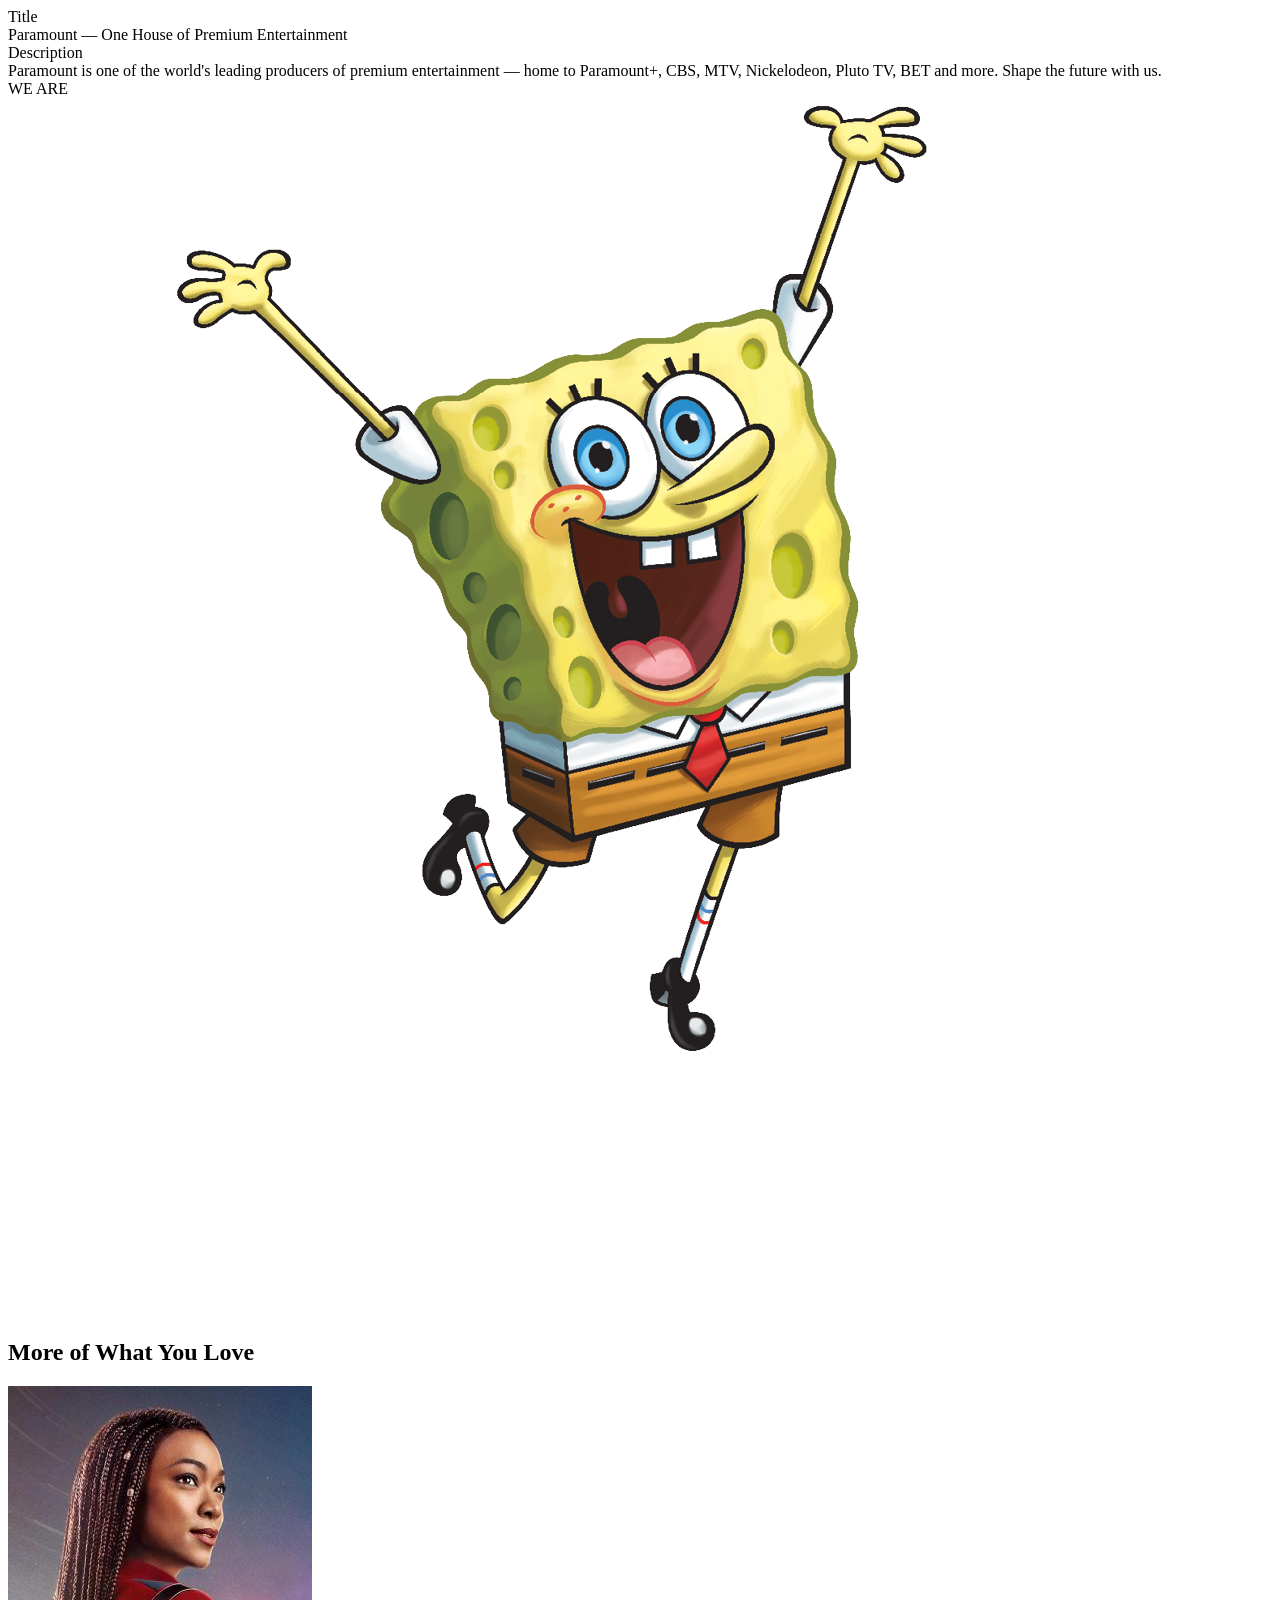
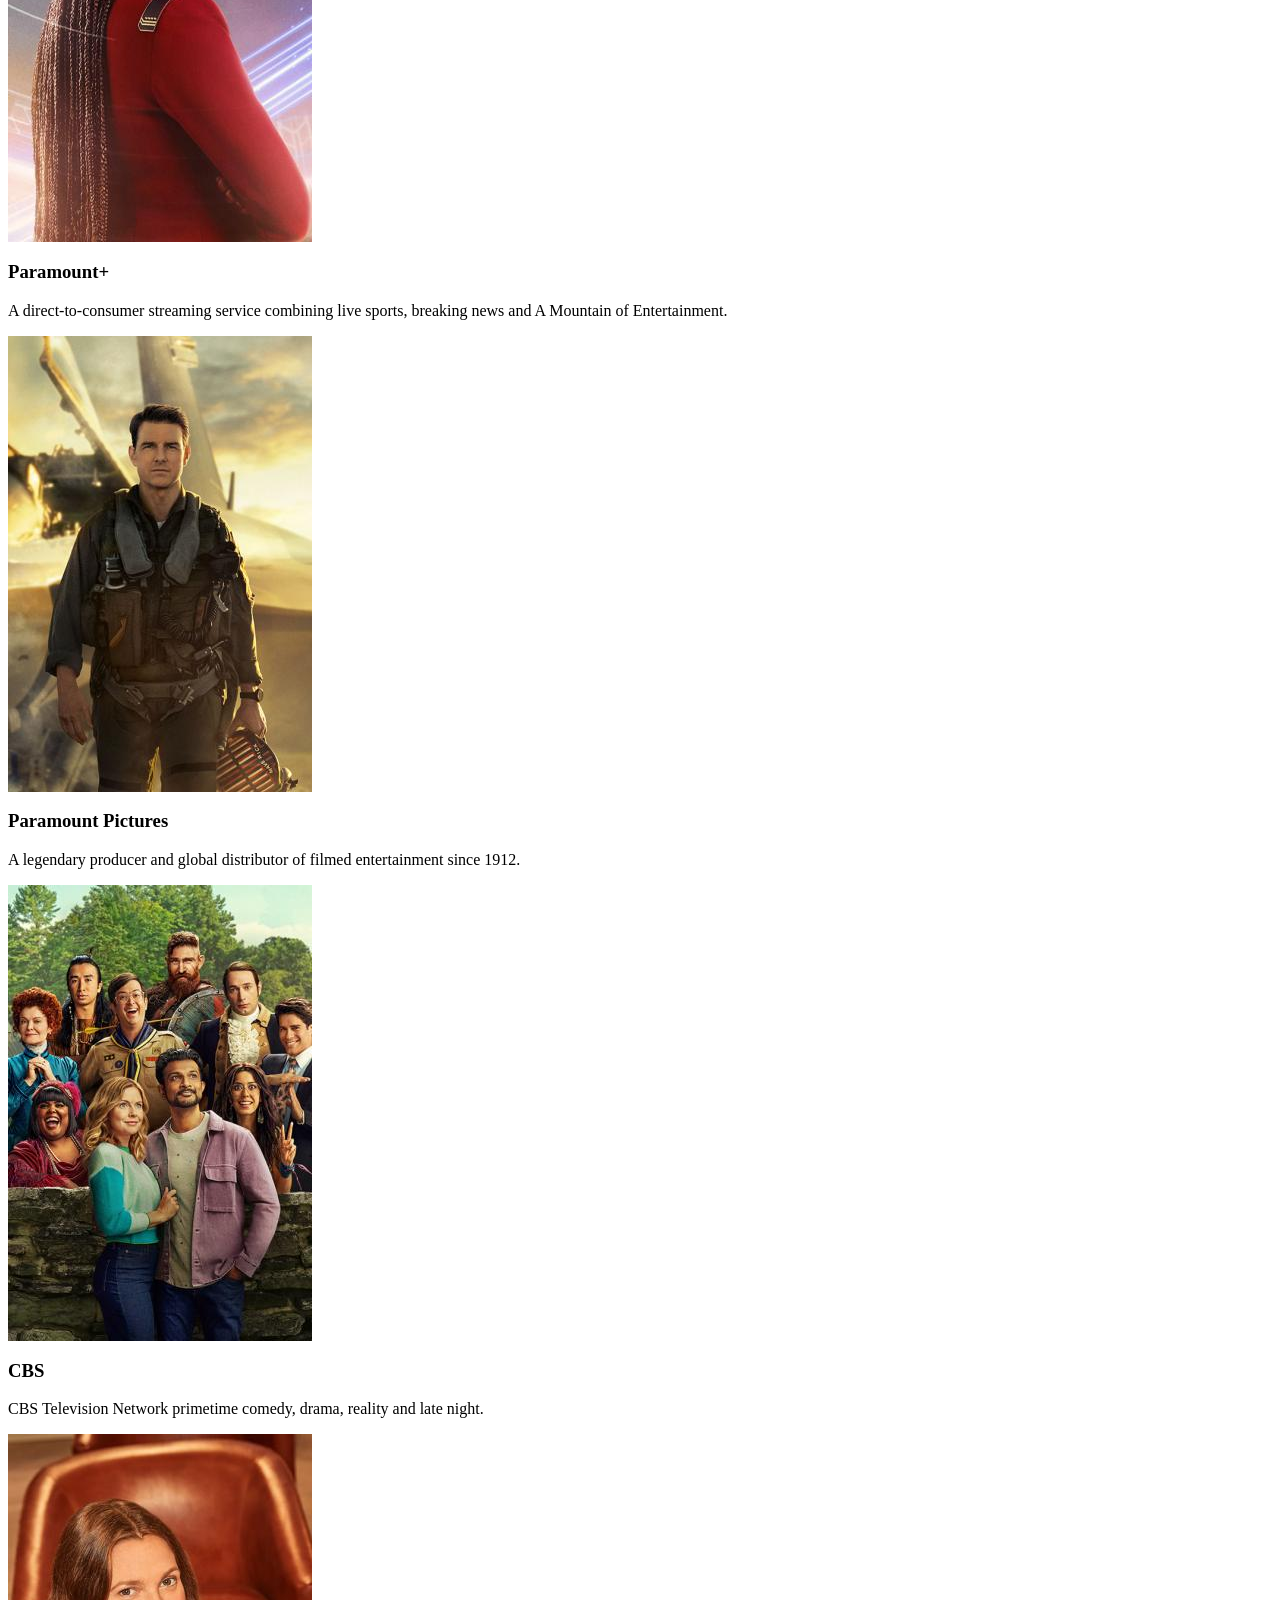
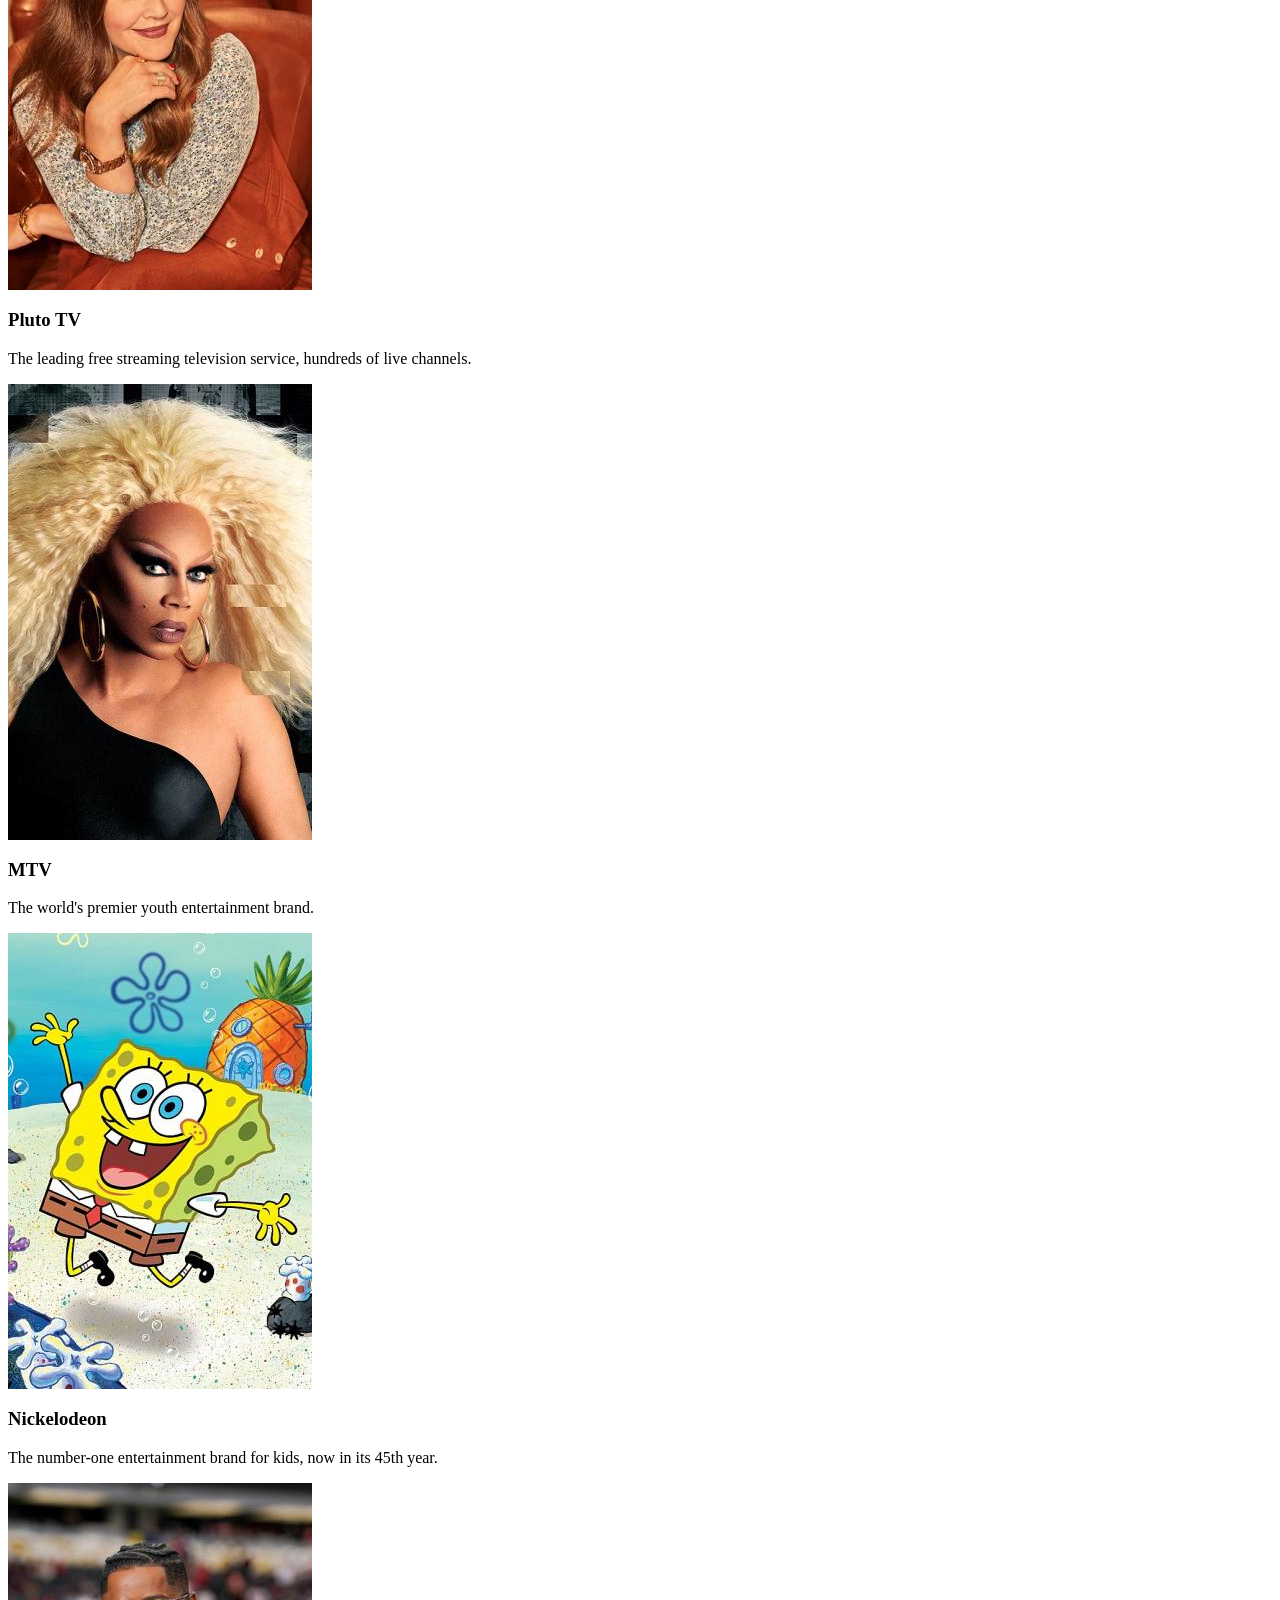
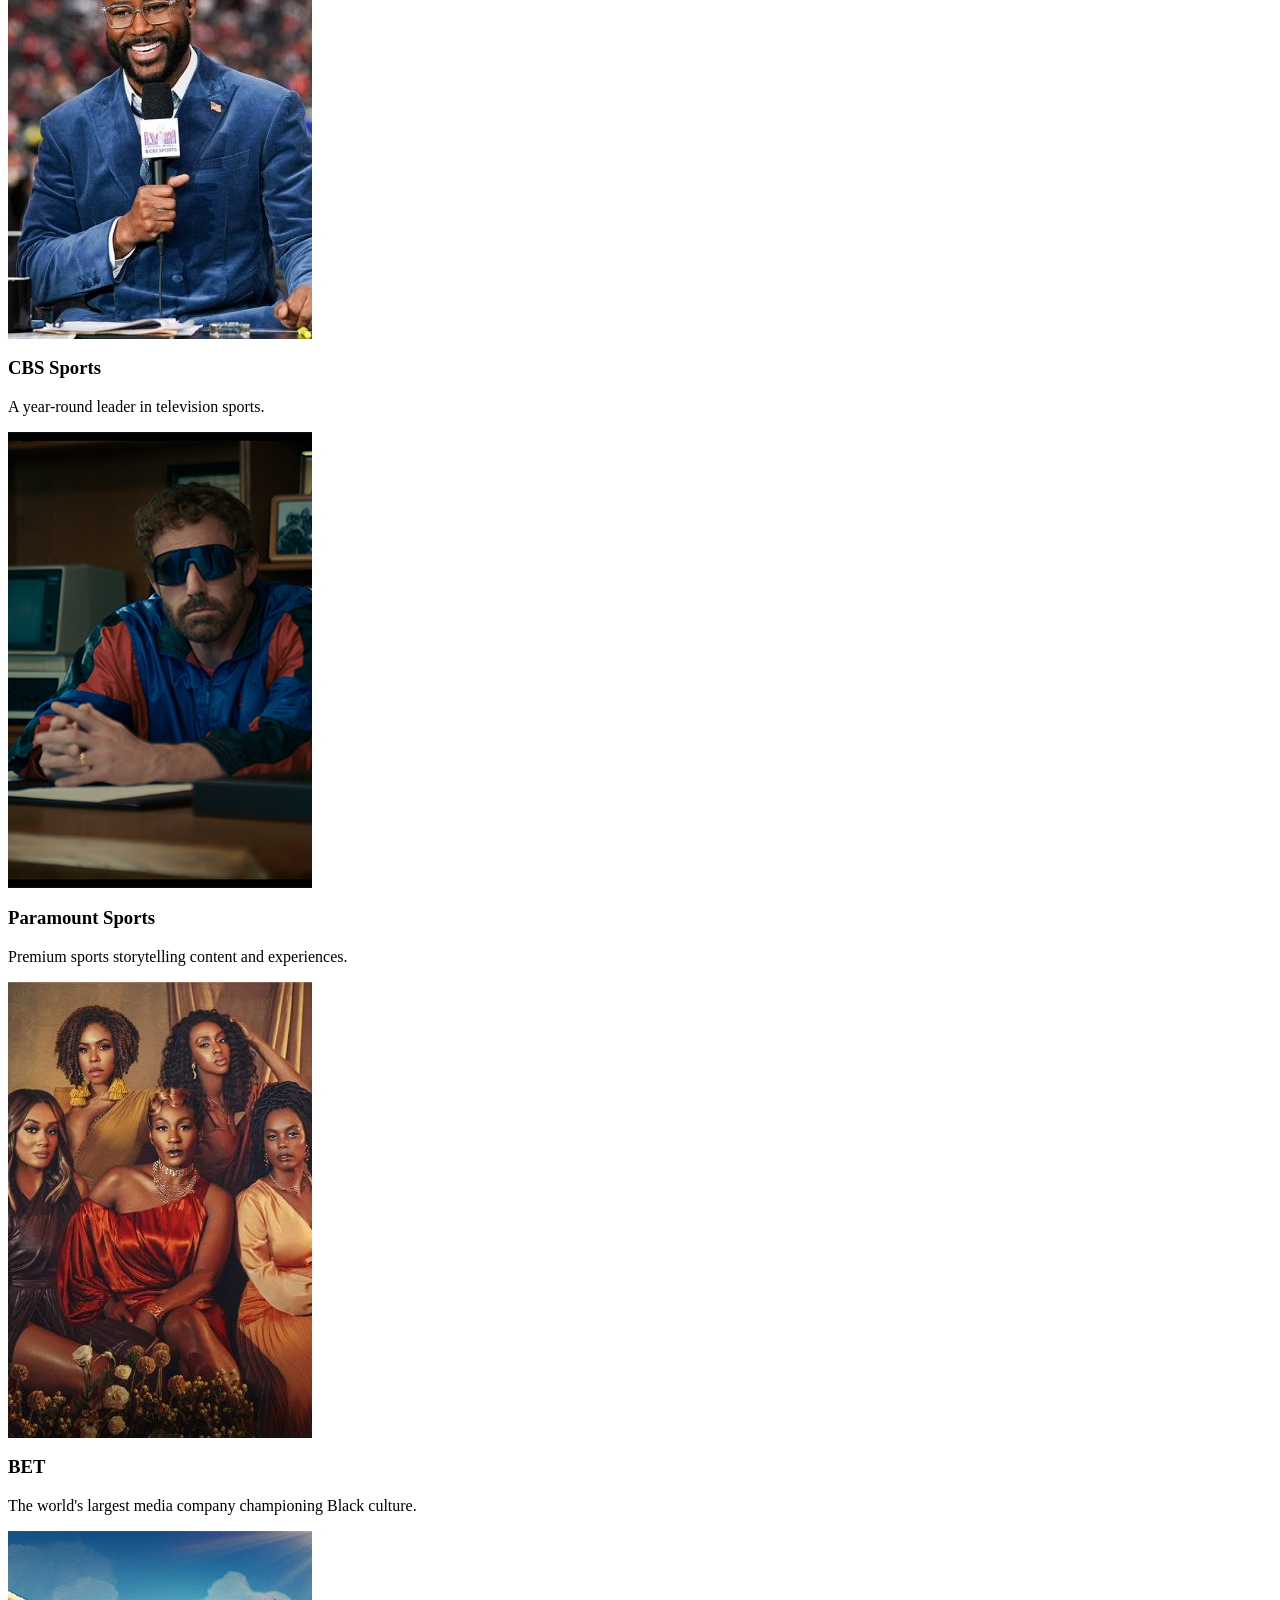
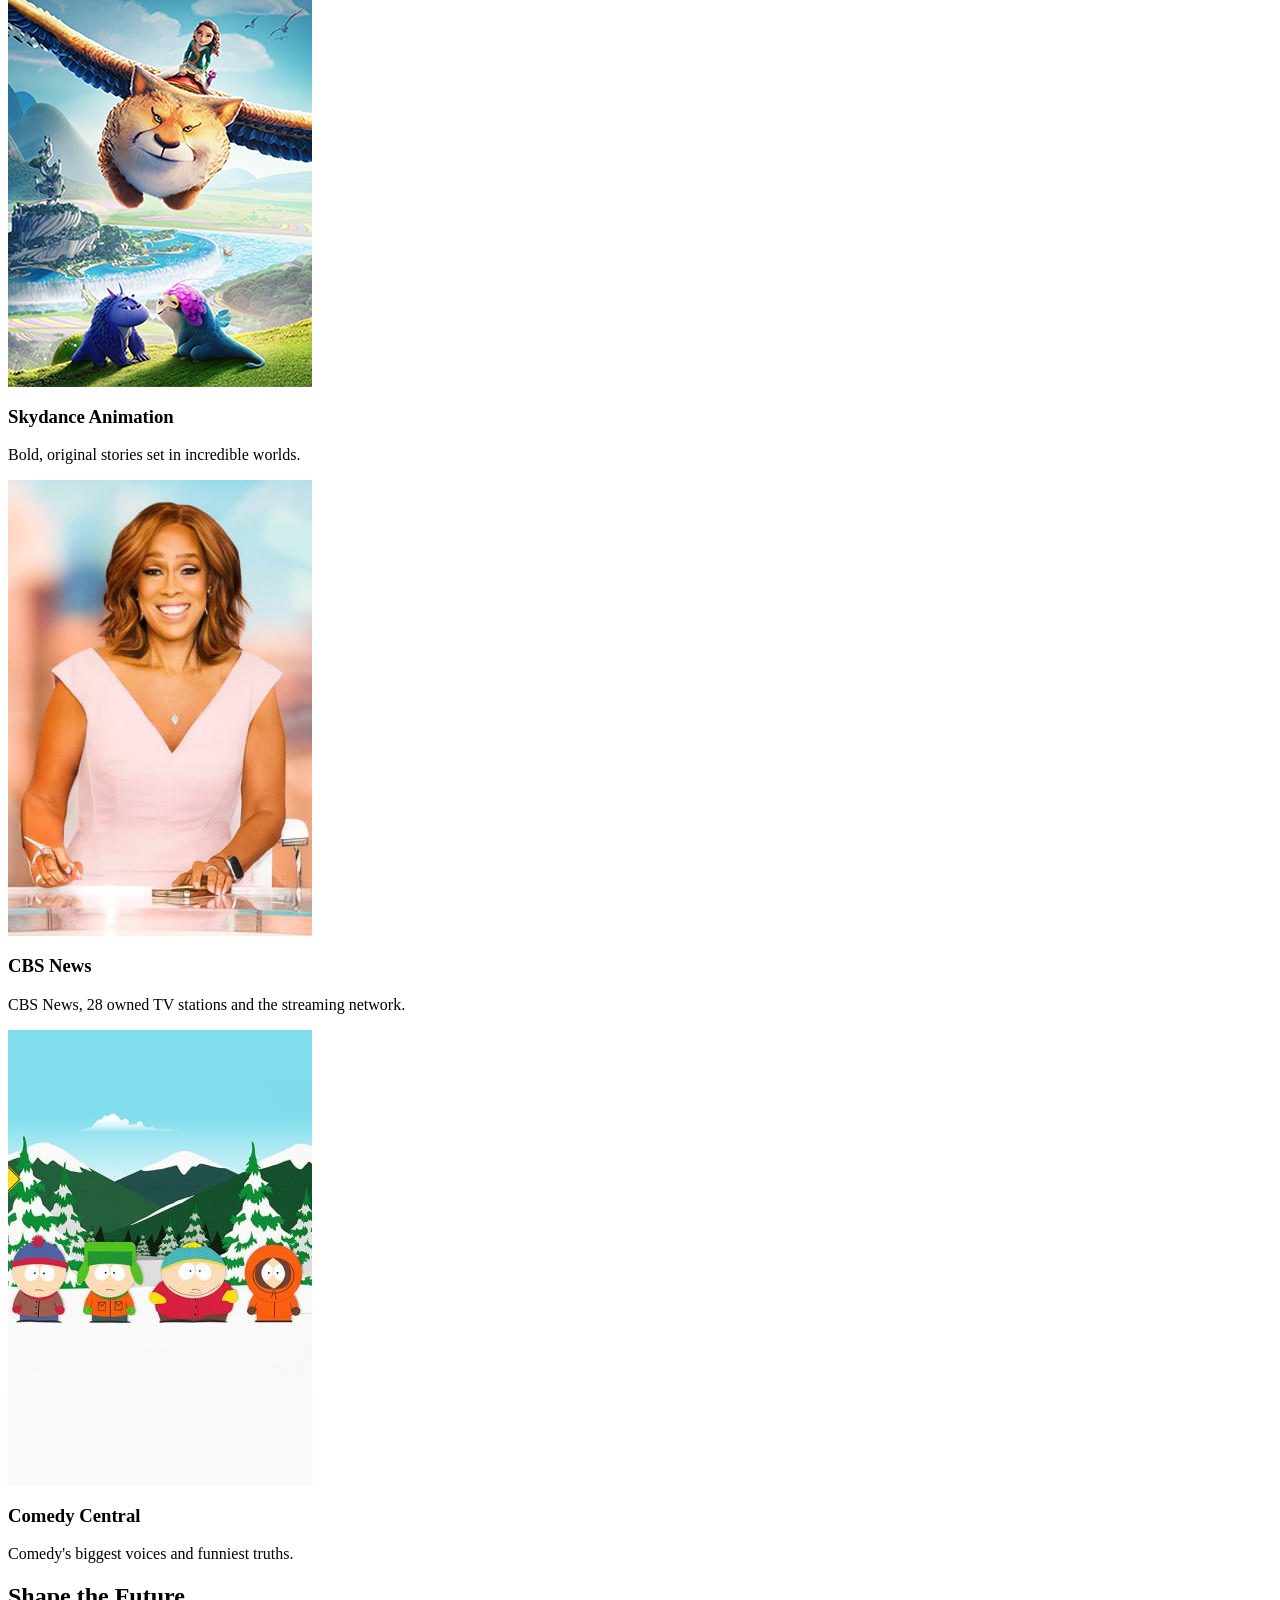
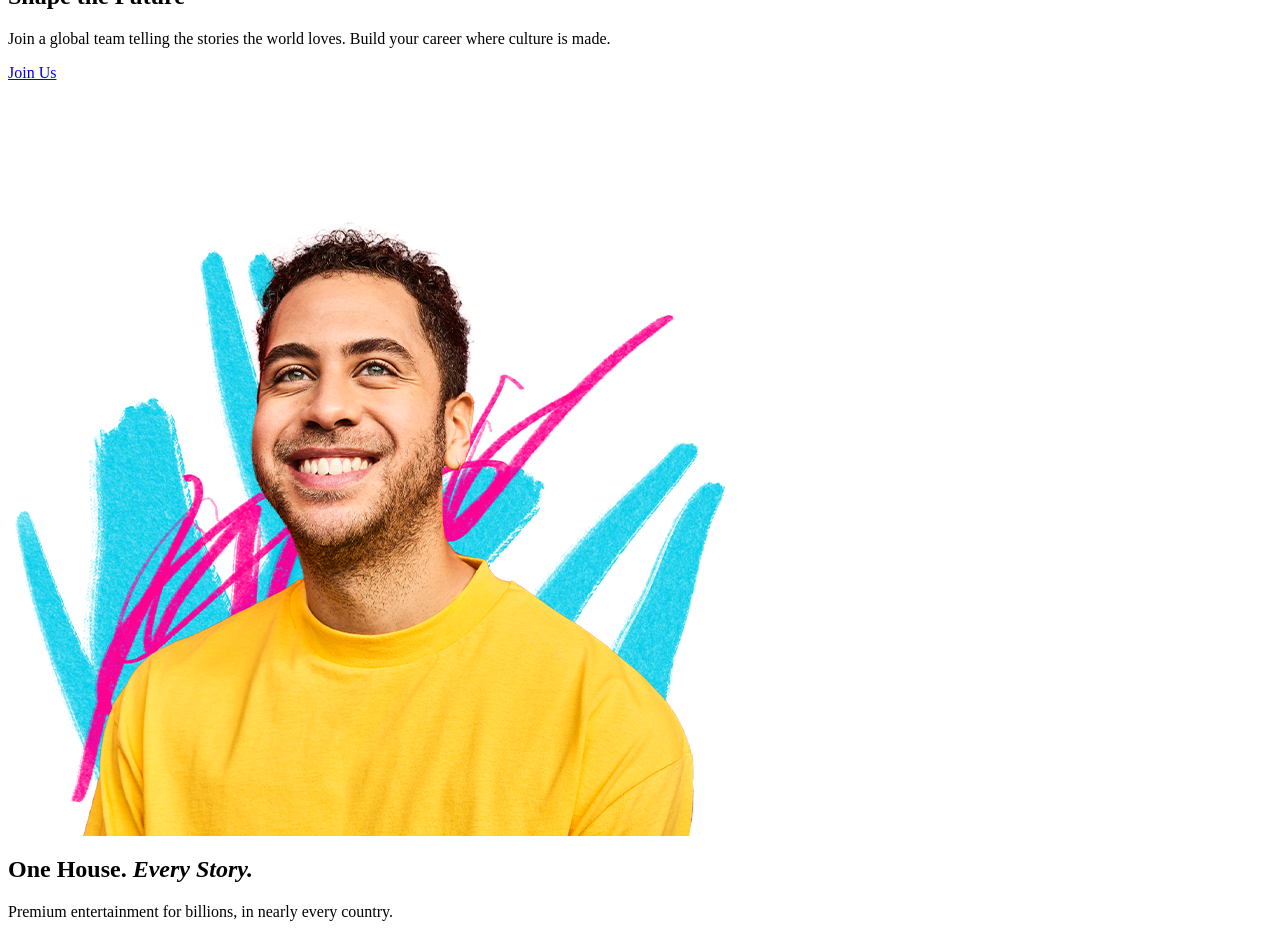
<file: stardust/deploy/index.html>
<body>
  <header></header>
  <main>
    <div>
      <div class="metadata">
        <div><div>Title</div><div>Paramount — One House of Premium Entertainment</div></div>
        <div><div>Description</div><div>Paramount is one of the world's leading producers of premium entertainment — home to Paramount+, CBS, MTV, Nickelodeon, Pluto TV, BET and more. Shape the future with us.</div></div>
      </div>
    </div>
    <div>
      <div class="hero">
        <div><div>WE ARE</div></div>
        <div><div><img src="/stardust/current/assets/media/homepage-header-ip-images-sbsp-1280x956-0ac135.png" alt="SpongeBob SquarePants"></div></div>
        <div><div><img src="/stardust/current/assets/media/wordmark-white-tech.svg" alt="Paramount, A Skydance Corporation"></div></div>
      </div>
    </div>
    <div>
      <h2>More of What You Love</h2>
      <div class="brands">
        <div><div><img src="/stardust/current/assets/media/startrek-discovery-767x767-a19454.jpg" alt="Paramount+"></div><div><h3>Paramount+</h3><p>A direct-to-consumer streaming service combining live sports, breaking news and A Mountain of Entertainment.</p></div></div>
        <div><div><img src="/stardust/current/assets/media/pp-brandimage-767x767-d4c7d2.jpg" alt="Paramount Pictures"></div><div><h3>Paramount Pictures</h3><p>A legendary producer and global distributor of filmed entertainment since 1912.</p></div></div>
        <div><div><img src="/stardust/current/assets/media/ghosts-767x767-1--b309b5.jpg" alt="CBS Entertainment"></div><div><h3>CBS</h3><p>CBS Television Network primetime comedy, drama, reality and late night.</p></div></div>
        <div><div><img src="/stardust/current/assets/media/pluto-brandimage-767x767-ef12b4.jpg" alt="Pluto TV"></div><div><h3>Pluto TV</h3><p>The leading free streaming television service, hundreds of live channels.</p></div></div>
        <div><div><img src="/stardust/current/assets/media/rupaul-767x767-82c5fa.jpg" alt="MTV"></div><div><h3>MTV</h3><p>The world's premier youth entertainment brand.</p></div></div>
        <div><div><img src="/stardust/current/assets/media/spongebob-brandfeature-304x456-237535.jpg" alt="Nickelodeon"></div><div><h3>Nickelodeon</h3><p>The number-one entertainment brand for kids, now in its 45th year.</p></div></div>
        <div><div><img src="/stardust/current/assets/media/nateburleson-767x767-e03e97.jpg" alt="CBS Sports"></div><div><h3>CBS Sports</h3><p>A year-round leader in television sports.</p></div></div>
        <div><div><img src="/stardust/current/assets/media/featured-image-09bff6.png" alt="Paramount Sports"></div><div><h3>Paramount Sports</h3><p>Premium sports storytelling content and experiences.</p></div></div>
        <div><div><img src="/stardust/current/assets/media/sistas-767x767-1--196161.jpg" alt="BET"></div><div><h3>BET</h3><p>The world's largest media company championing Black culture.</p></div></div>
        <div><div><img src="/stardust/current/assets/media/skydane-animation-2x3-0fd057.png" alt="Skydance Animation"></div><div><h3>Skydance Animation</h3><p>Bold, original stories set in incredible worlds.</p></div></div>
        <div><div><img src="/stardust/current/assets/media/cbsmornings-gayleking-767x767-cc9055.jpg" alt="CBS News"></div><div><h3>CBS News</h3><p>CBS News, 28 owned TV stations and the streaming network.</p></div></div>
        <div><div><img src="/stardust/current/assets/media/cc-brandimage-767x767-v2-7fc1f8.jpg" alt="Comedy Central"></div><div><h3>Comedy Central</h3><p>Comedy's biggest voices and funniest truths.</p></div></div>
      </div>
    </div>
    <div>
      <div class="careers">
        <div>
          <div><h2>Shape the Future</h2><p>Join a global team telling the stories the world loves. Build your career where culture is made.</p><p><a href="/careers">Join Us</a></p></div>
          <div><img src="/stardust/current/assets/media/career-person-01-720x738-55868c.png" alt="Life at Paramount"></div>
        </div>
      </div>
    </div>
    <div>
      <div class="relief">
        <div><div><h2>One House. <em>Every Story.</em></h2><p>Premium entertainment for billions, in nearly every country.</p></div></div>
      </div>
    </div>
  </main>
  <footer></footer>
</body>
</file>
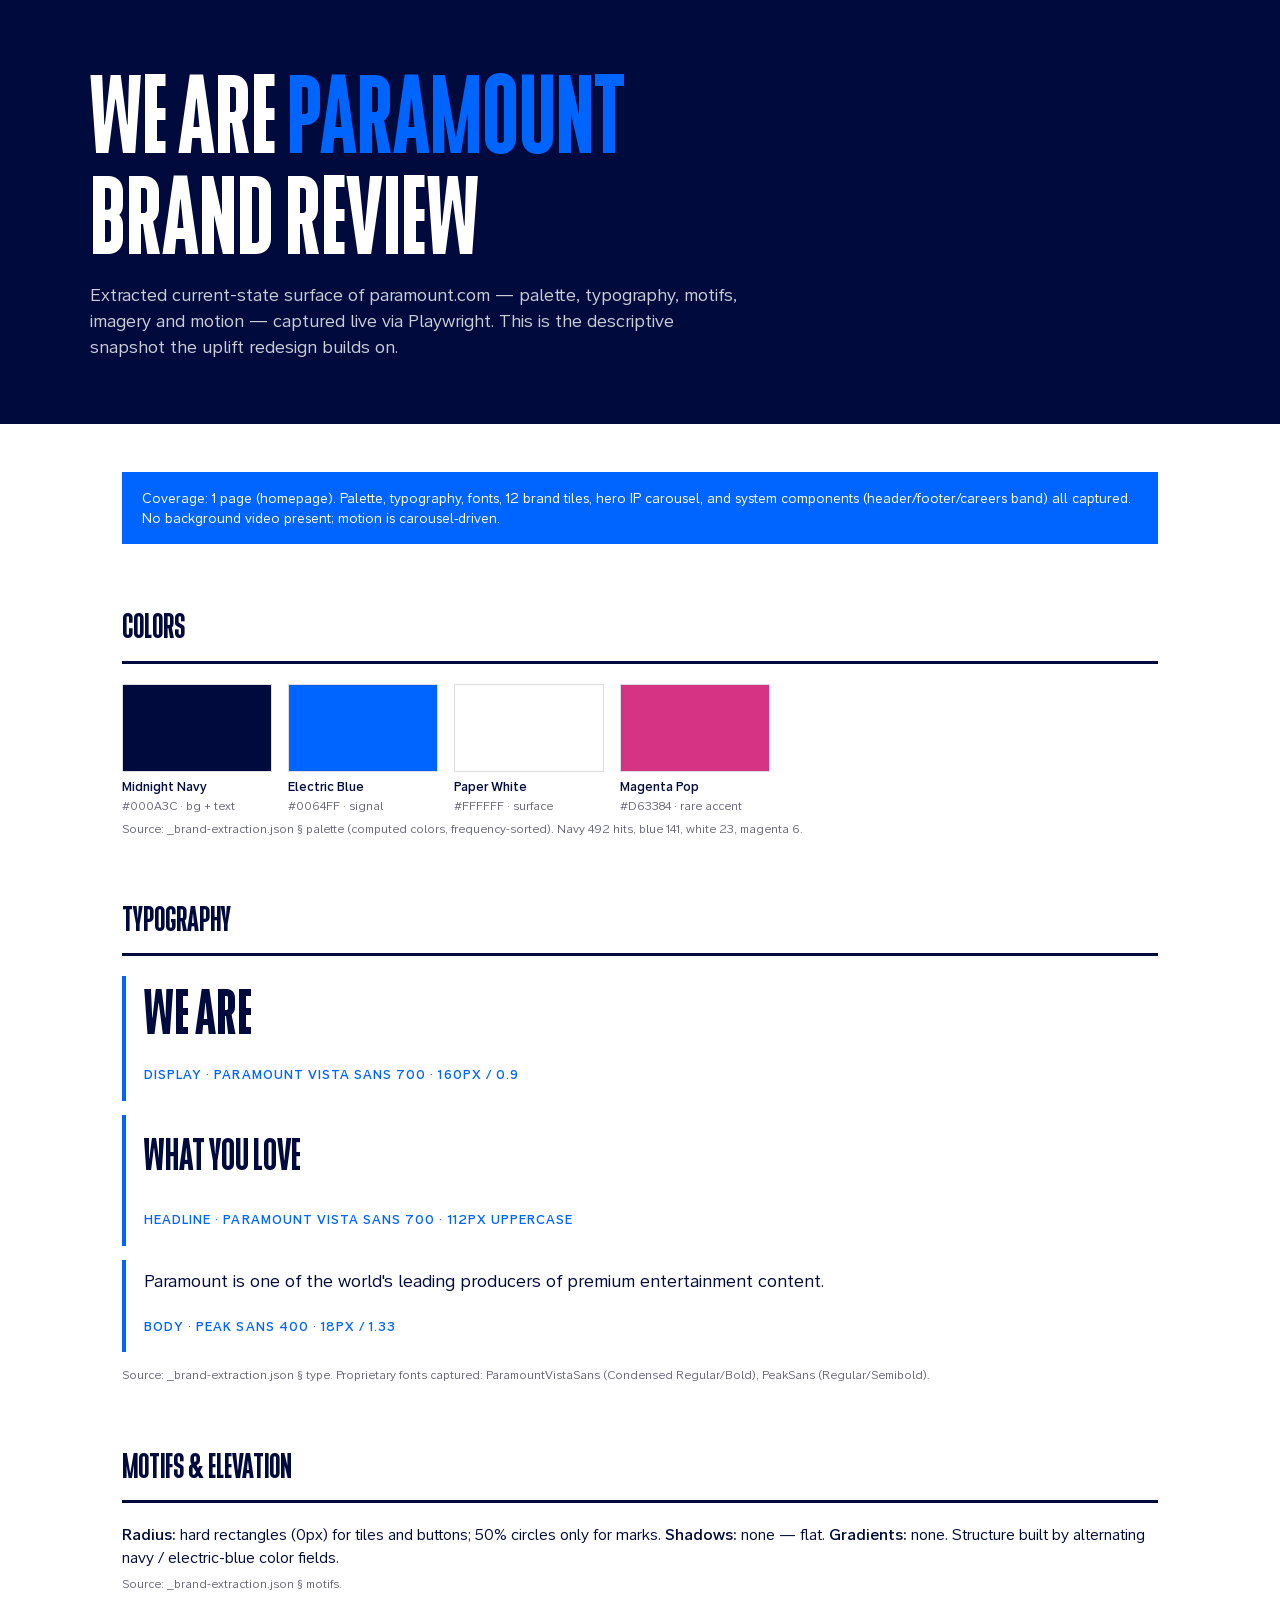
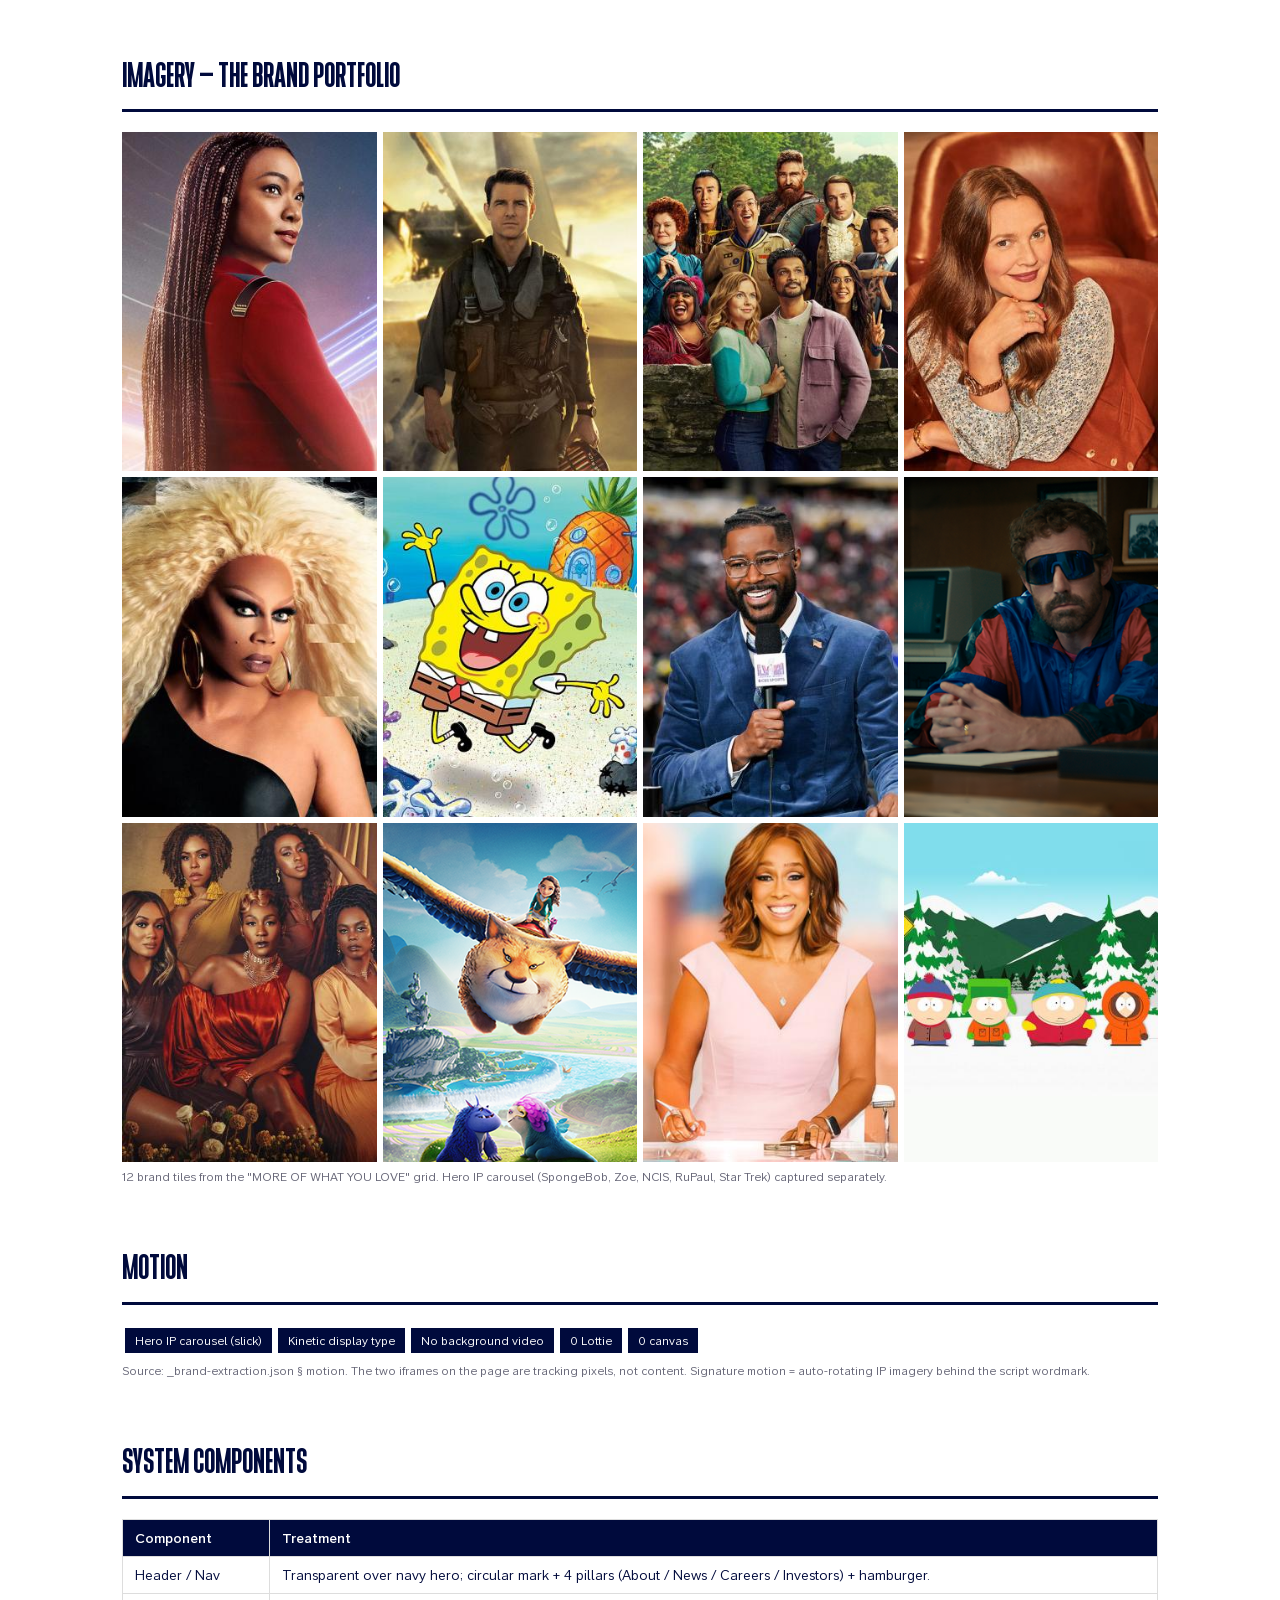
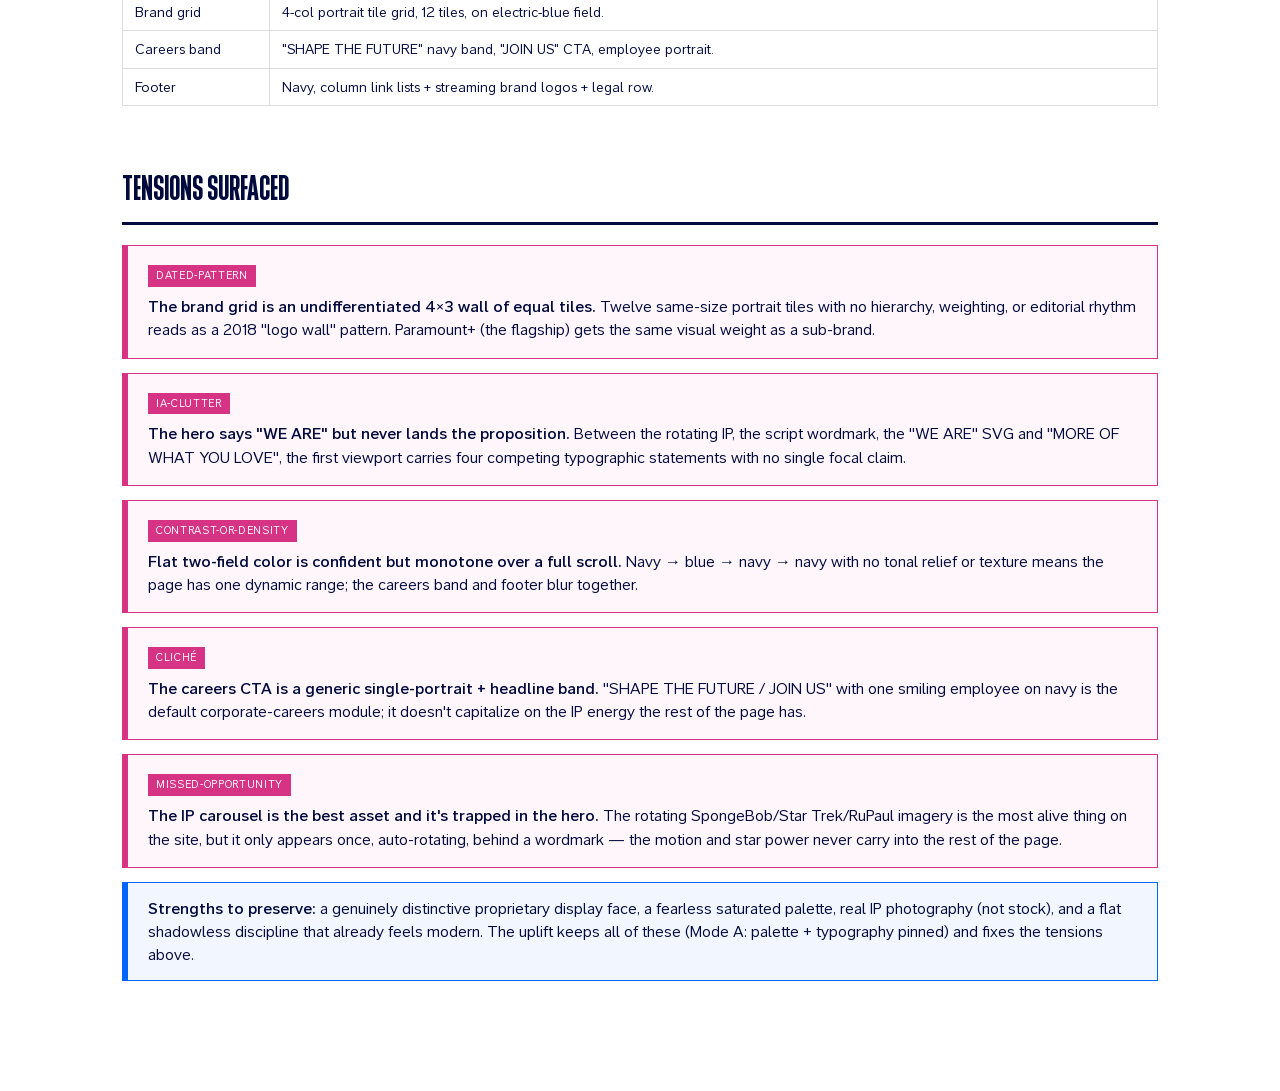
<file: stardust/current/brand-review.html>
<!doctype html>
<!--
  _provenance:
    writtenBy: stardust:extract (uplift Phase 1)
    writtenAt: 2026-06-29T14:55:00Z
    againstInput: https://www.paramount.com/
    readArtifacts:
      - stardust/current/_brand-extraction.json
      - stardust/current/pages/index.json
-->
<html lang="en">
<head>
<meta charset="utf-8">
<meta name="viewport" content="width=device-width, initial-scale=1">
<title>Brand Review — Paramount.com</title>
<style>
  @font-face { font-family:"Paramount Vista Sans"; src:url("assets/fonts/ParamountVistaSans-CondensedBold.woff2") format("woff2"); font-weight:700; font-display:swap; }
  @font-face { font-family:"Paramount Vista Sans"; src:url("assets/fonts/ParamountVistaSans-CondensedRegular.woff2") format("woff2"); font-weight:400; font-display:swap; }
  @font-face { font-family:"Peak Sans"; src:url("assets/fonts/PeakSans-Regular.woff2") format("woff2"); font-weight:400; font-display:swap; }
  @font-face { font-family:"Peak Sans"; src:url("assets/fonts/PeakSans-Semibold.woff2") format("woff2"); font-weight:600; font-display:swap; }
  :root{ --navy:#000A3C; --blue:#0064FF; --white:#FFFFFF; --magenta:#D63384; }
  *{ box-sizing:border-box; margin:0; padding:0; }
  body{ font-family:"Peak Sans",Helvetica,Arial,sans-serif; color:var(--navy); background:var(--white); line-height:1.45; }
  .wrap{ max-width:1100px; margin:0 auto; padding:48px 32px 96px; }
  header.hero{ background:var(--navy); color:var(--white); padding:64px 32px; }
  header.hero .inner{ max-width:1100px; margin:0 auto; }
  h1{ font-family:"Paramount Vista Sans",sans-serif; font-weight:700; font-size:clamp(48px,9vw,112px); line-height:0.9; text-transform:uppercase; }
  h1 .blue{ color:var(--blue); }
  .sub{ font-size:18px; opacity:.8; margin-top:16px; max-width:60ch; }
  h2{ font-family:"Paramount Vista Sans",sans-serif; font-weight:700; font-size:36px; text-transform:uppercase; margin:56px 0 20px; border-bottom:3px solid var(--navy); padding-bottom:8px; }
  h3{ font-size:13px; letter-spacing:.08em; text-transform:uppercase; color:var(--blue); margin:24px 0 8px; }
  .cite{ font-size:12px; color:#667; margin-top:6px; }
  .swatches{ display:flex; flex-wrap:wrap; gap:16px; }
  .sw{ width:150px; }
  .sw .chip{ height:88px; border-radius:0; border:1px solid #ddd; }
  .sw .lbl{ font-size:13px; margin-top:6px; font-weight:600; }
  .sw .val{ font-size:12px; color:#667; }
  .typerow{ border-left:4px solid var(--blue); padding:8px 0 8px 18px; margin:14px 0; }
  .typerow .demo{ font-family:"Paramount Vista Sans",sans-serif; color:var(--navy); }
  .grid{ display:grid; grid-template-columns:repeat(4,1fr); gap:6px; }
  .grid img{ width:100%; aspect-ratio:3/4; object-fit:cover; display:block; }
  .tile-cap{ font-size:11px; color:#667; }
  .tension{ background:#fff6fb; border:1px solid var(--magenta); border-left:6px solid var(--magenta); padding:16px 20px; margin:14px 0; }
  .tension .tag{ display:inline-block; background:var(--magenta); color:#fff; font-size:11px; letter-spacing:.06em; text-transform:uppercase; padding:3px 8px; margin-bottom:8px; }
  .ok{ background:#f2f7ff; border:1px solid var(--blue); border-left:6px solid var(--blue); padding:14px 20px; margin:14px 0; }
  table{ border-collapse:collapse; width:100%; font-size:14px; }
  td,th{ border:1px solid #ddd; padding:8px 12px; text-align:left; }
  th{ background:var(--navy); color:#fff; font-weight:600; }
  .coverage{ background:var(--blue); color:#fff; padding:16px 20px; font-size:14px; }
  .motion-list span{ display:inline-block; background:var(--navy); color:#fff; padding:4px 10px; margin:3px; font-size:12px; }
</style>
</head>
<body>
<header class="hero">
  <div class="inner">
    <h1>WE ARE <span class="blue">Paramount</span><br>BRAND REVIEW</h1>
    <p class="sub">Extracted current-state surface of paramount.com — palette, typography, motifs, imagery and motion — captured live via Playwright. This is the descriptive snapshot the uplift redesign builds on.</p>
  </div>
</header>
<div class="wrap">

  <div class="coverage">Coverage: 1 page (homepage). Palette, typography, fonts, 12 brand tiles, hero IP carousel, and system components (header/footer/careers band) all captured. No background video present; motion is carousel-driven.</div>

  <h2>Colors</h2>
  <div class="swatches">
    <div class="sw"><div class="chip" style="background:#000A3C"></div><div class="lbl">Midnight Navy</div><div class="val">#000A3C · bg + text</div></div>
    <div class="sw"><div class="chip" style="background:#0064FF"></div><div class="lbl">Electric Blue</div><div class="val">#0064FF · signal</div></div>
    <div class="sw"><div class="chip" style="background:#FFFFFF"></div><div class="lbl">Paper White</div><div class="val">#FFFFFF · surface</div></div>
    <div class="sw"><div class="chip" style="background:#D63384"></div><div class="lbl">Magenta Pop</div><div class="val">#D63384 · rare accent</div></div>
  </div>
  <p class="cite">Source: _brand-extraction.json § palette (computed colors, frequency-sorted). Navy 492 hits, blue 141, white 23, magenta 6.</p>

  <h2>Typography</h2>
  <div class="typerow"><div class="demo" style="font-size:64px;font-weight:700;line-height:0.9;text-transform:uppercase">WE ARE</div><h3>Display · Paramount Vista Sans 700 · 160px / 0.9</h3></div>
  <div class="typerow"><div class="demo" style="font-size:44px;font-weight:700;text-transform:uppercase">WHAT YOU LOVE</div><h3>Headline · Paramount Vista Sans 700 · 112px uppercase</h3></div>
  <div class="typerow"><div style="font-family:'Peak Sans';font-size:18px">Paramount is one of the world's leading producers of premium entertainment content.</div><h3>Body · Peak Sans 400 · 18px / 1.33</h3></div>
  <p class="cite">Source: _brand-extraction.json § type. Proprietary fonts captured: ParamountVistaSans (Condensed Regular/Bold), PeakSans (Regular/Semibold).</p>

  <h2>Motifs & Elevation</h2>
  <p><strong>Radius:</strong> hard rectangles (0px) for tiles and buttons; 50% circles only for marks. <strong>Shadows:</strong> none — flat. <strong>Gradients:</strong> none. Structure built by alternating navy / electric-blue color fields.</p>
  <p class="cite">Source: _brand-extraction.json § motifs.</p>

  <h2>Imagery — the brand portfolio</h2>
  <div class="grid">
    <img src="assets/media/startrek-discovery-767x767-a19454.jpg" alt="Paramount+">
    <img src="assets/media/pp-brandimage-767x767-d4c7d2.jpg" alt="Paramount Pictures">
    <img src="assets/media/ghosts-767x767-1--b309b5.jpg" alt="CBS Entertainment">
    <img src="assets/media/pluto-brandimage-767x767-ef12b4.jpg" alt="Pluto TV">
    <img src="assets/media/rupaul-767x767-82c5fa.jpg" alt="MTV">
    <img src="assets/media/spongebob-brandfeature-304x456-237535.jpg" alt="Nickelodeon">
    <img src="assets/media/nateburleson-767x767-e03e97.jpg" alt="CBS Sports">
    <img src="assets/media/featured-image-09bff6.png" alt="Paramount Sports">
    <img src="assets/media/sistas-767x767-1--196161.jpg" alt="BET">
    <img src="assets/media/skydane-animation-2x3-0fd057.png" alt="Skydance Animation">
    <img src="assets/media/cbsmornings-gayleking-767x767-cc9055.jpg" alt="CBS News">
    <img src="assets/media/cc-brandimage-767x767-v2-7fc1f8.jpg" alt="Comedy Central">
  </div>
  <p class="cite">12 brand tiles from the "MORE OF WHAT YOU LOVE" grid. Hero IP carousel (SpongeBob, Zoe, NCIS, RuPaul, Star Trek) captured separately.</p>

  <h2>Motion</h2>
  <div class="motion-list">
    <span>Hero IP carousel (slick)</span><span>Kinetic display type</span><span>No background video</span><span>0 Lottie</span><span>0 canvas</span>
  </div>
  <p class="cite">Source: _brand-extraction.json § motion. The two iframes on the page are tracking pixels, not content. Signature motion = auto-rotating IP imagery behind the script wordmark.</p>

  <h2>System Components</h2>
  <table>
    <tr><th>Component</th><th>Treatment</th></tr>
    <tr><td>Header / Nav</td><td>Transparent over navy hero; circular mark + 4 pillars (About / News / Careers / Investors) + hamburger.</td></tr>
    <tr><td>Brand grid</td><td>4-col portrait tile grid, 12 tiles, on electric-blue field.</td></tr>
    <tr><td>Careers band</td><td>"SHAPE THE FUTURE" navy band, "JOIN US" CTA, employee portrait.</td></tr>
    <tr><td>Footer</td><td>Navy, column link lists + streaming brand logos + legal row.</td></tr>
  </table>

  <h2>Tensions surfaced</h2>

  <div class="tension"><span class="tag">dated-pattern</span><br>
  <strong>The brand grid is an undifferentiated 4×3 wall of equal tiles.</strong> Twelve same-size portrait tiles with no hierarchy, weighting, or editorial rhythm reads as a 2018 "logo wall" pattern. Paramount+ (the flagship) gets the same visual weight as a sub-brand.</div>

  <div class="tension"><span class="tag">ia-clutter</span><br>
  <strong>The hero says "WE ARE" but never lands the proposition.</strong> Between the rotating IP, the script wordmark, the "WE ARE" SVG and "MORE OF WHAT YOU LOVE", the first viewport carries four competing typographic statements with no single focal claim.</div>

  <div class="tension"><span class="tag">contrast-or-density</span><br>
  <strong>Flat two-field color is confident but monotone over a full scroll.</strong> Navy → blue → navy → navy with no tonal relief or texture means the page has one dynamic range; the careers band and footer blur together.</div>

  <div class="tension"><span class="tag">cliché</span><br>
  <strong>The careers CTA is a generic single-portrait + headline band.</strong> "SHAPE THE FUTURE / JOIN US" with one smiling employee on navy is the default corporate-careers module; it doesn't capitalize on the IP energy the rest of the page has.</div>

  <div class="tension"><span class="tag">missed-opportunity</span><br>
  <strong>The IP carousel is the best asset and it's trapped in the hero.</strong> The rotating SpongeBob/Star Trek/RuPaul imagery is the most alive thing on the site, but it only appears once, auto-rotating, behind a wordmark — the motion and star power never carry into the rest of the page.</div>

  <div class="ok"><strong>Strengths to preserve:</strong> a genuinely distinctive proprietary display face, a fearless saturated palette, real IP photography (not stock), and a flat shadowless discipline that already feels modern. The uplift keeps all of these (Mode A: palette + typography pinned) and fixes the tensions above.</div>

</div>
</body>
</html>
</file>
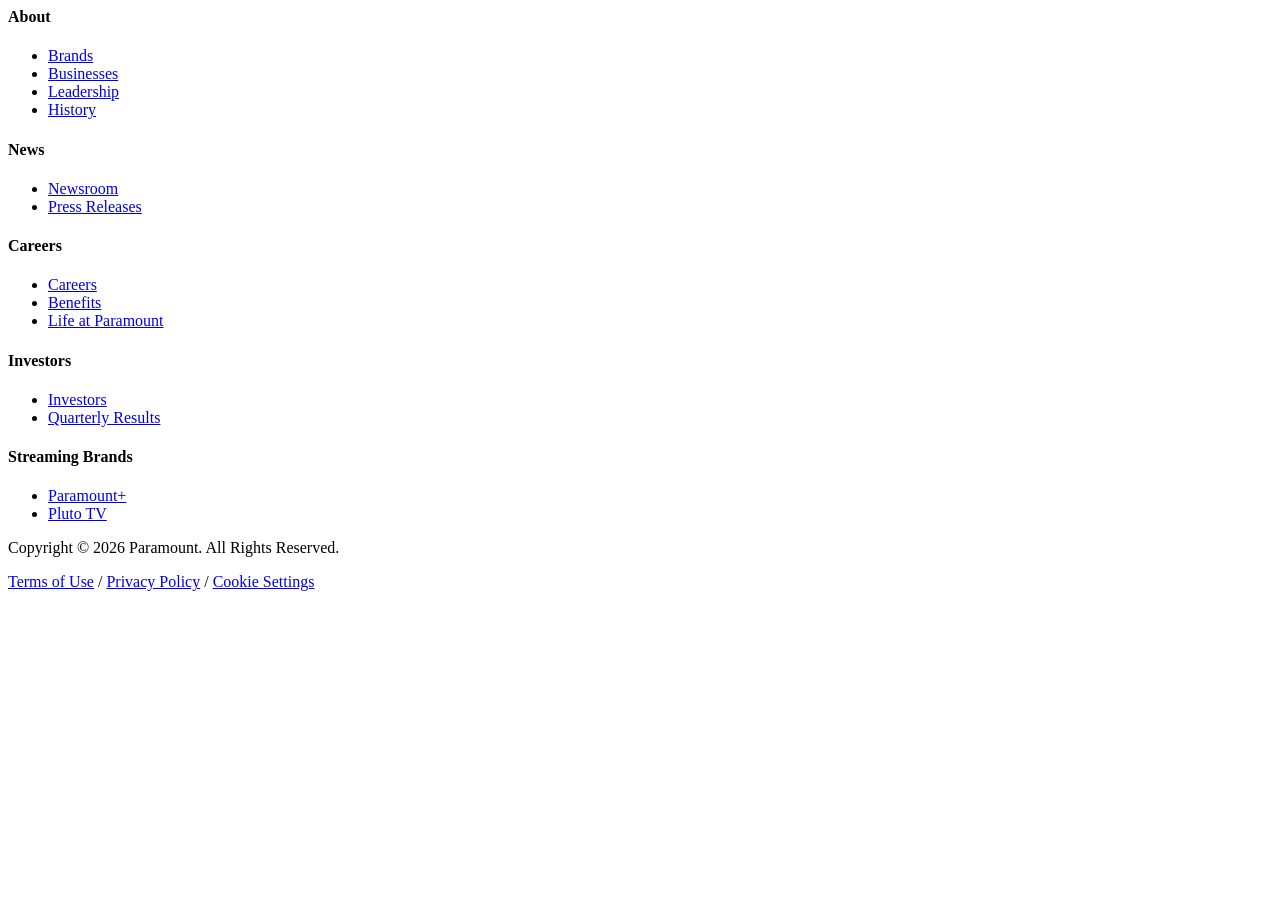
<file: stardust/deploy/footer.publish.html>
<body>
  <header></header>
  <main>
    <div>
      <div>
        <div><h4>About</h4><ul><li><a href="/about/brands">Brands</a></li><li><a href="/about/businesses">Businesses</a></li><li><a href="/about/leadership">Leadership</a></li><li><a href="/about/history">History</a></li></ul></div>
        <div><h4>News</h4><ul><li><a href="/news">Newsroom</a></li><li><a href="/press">Press Releases</a></li></ul></div>
        <div><h4>Careers</h4><ul><li><a href="/careers">Careers</a></li><li><a href="/careers/benefits">Benefits</a></li><li><a href="/careers/life-at-paramount">Life at Paramount</a></li></ul></div>
        <div><h4>Investors</h4><ul><li><a href="https://ir.paramount.com/">Investors</a></li><li><a href="https://ir.paramount.com/quarterly-results">Quarterly Results</a></li></ul></div>
        <div><h4>Streaming Brands</h4><ul><li><a href="#">Paramount+</a></li><li><a href="#">Pluto TV</a></li></ul></div>
      </div>
      <div>
        <p>Copyright &copy; 2026 Paramount. All Rights Reserved.</p>
        <p><a href="#">Terms of Use</a> / <a href="#">Privacy Policy</a> / <a href="#">Cookie Settings</a></p>
      </div>
    </div>
  </main>
  <footer></footer>
</body>
</file>
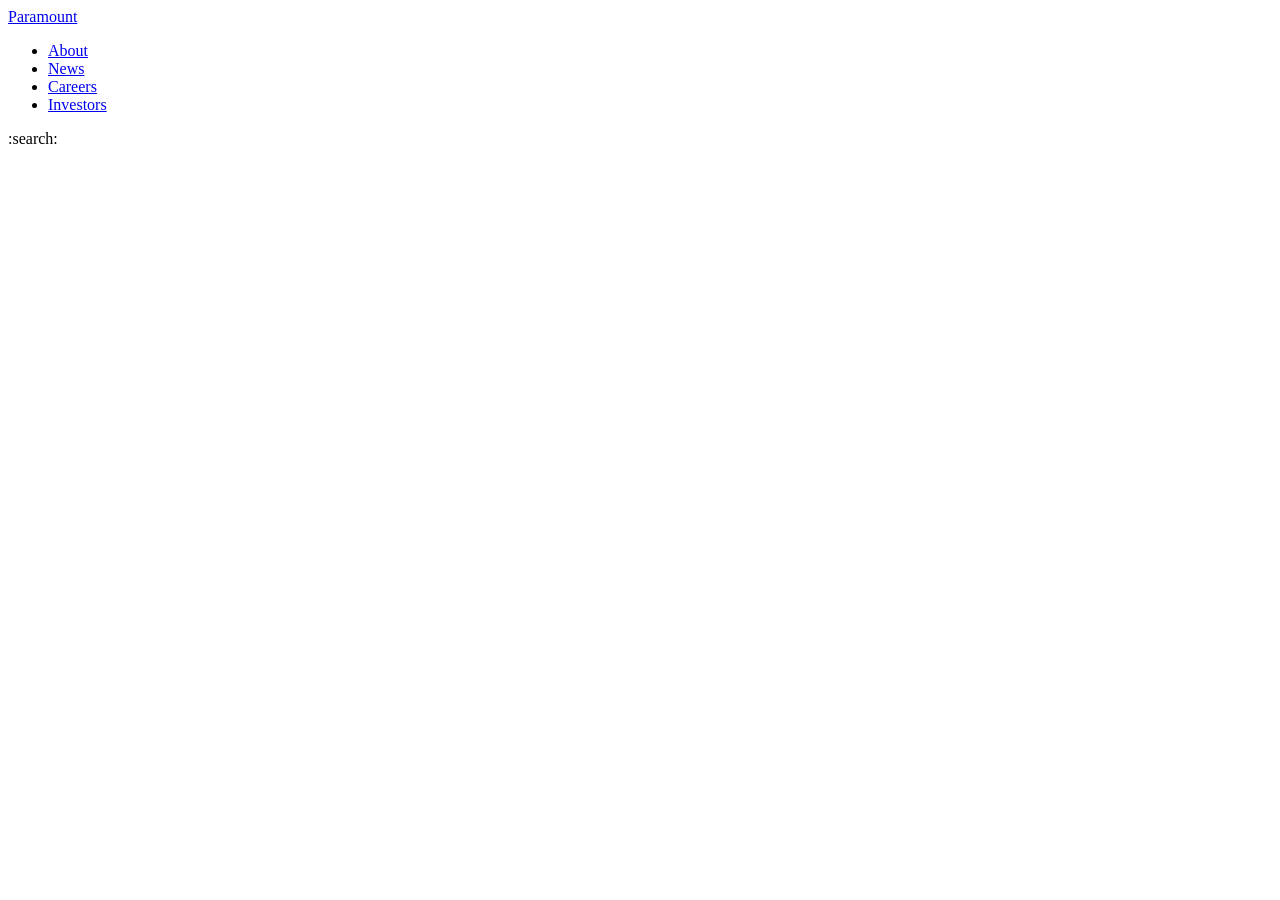
<file: stardust/deploy/nav.publish.html>
<body>
  <header></header>
  <main>
    <div>
      <div>
        <p><a href="/">Paramount</a></p>
      </div>
      <div>
        <ul>
          <li><a href="/about">About</a></li>
          <li><a href="/news">News</a></li>
          <li><a href="/careers">Careers</a></li>
          <li><a href="https://ir.paramount.com/">Investors</a></li>
        </ul>
      </div>
      <div>
        <p>:search:</p>
      </div>
    </div>
  </main>
  <footer></footer>
</body>
</file>
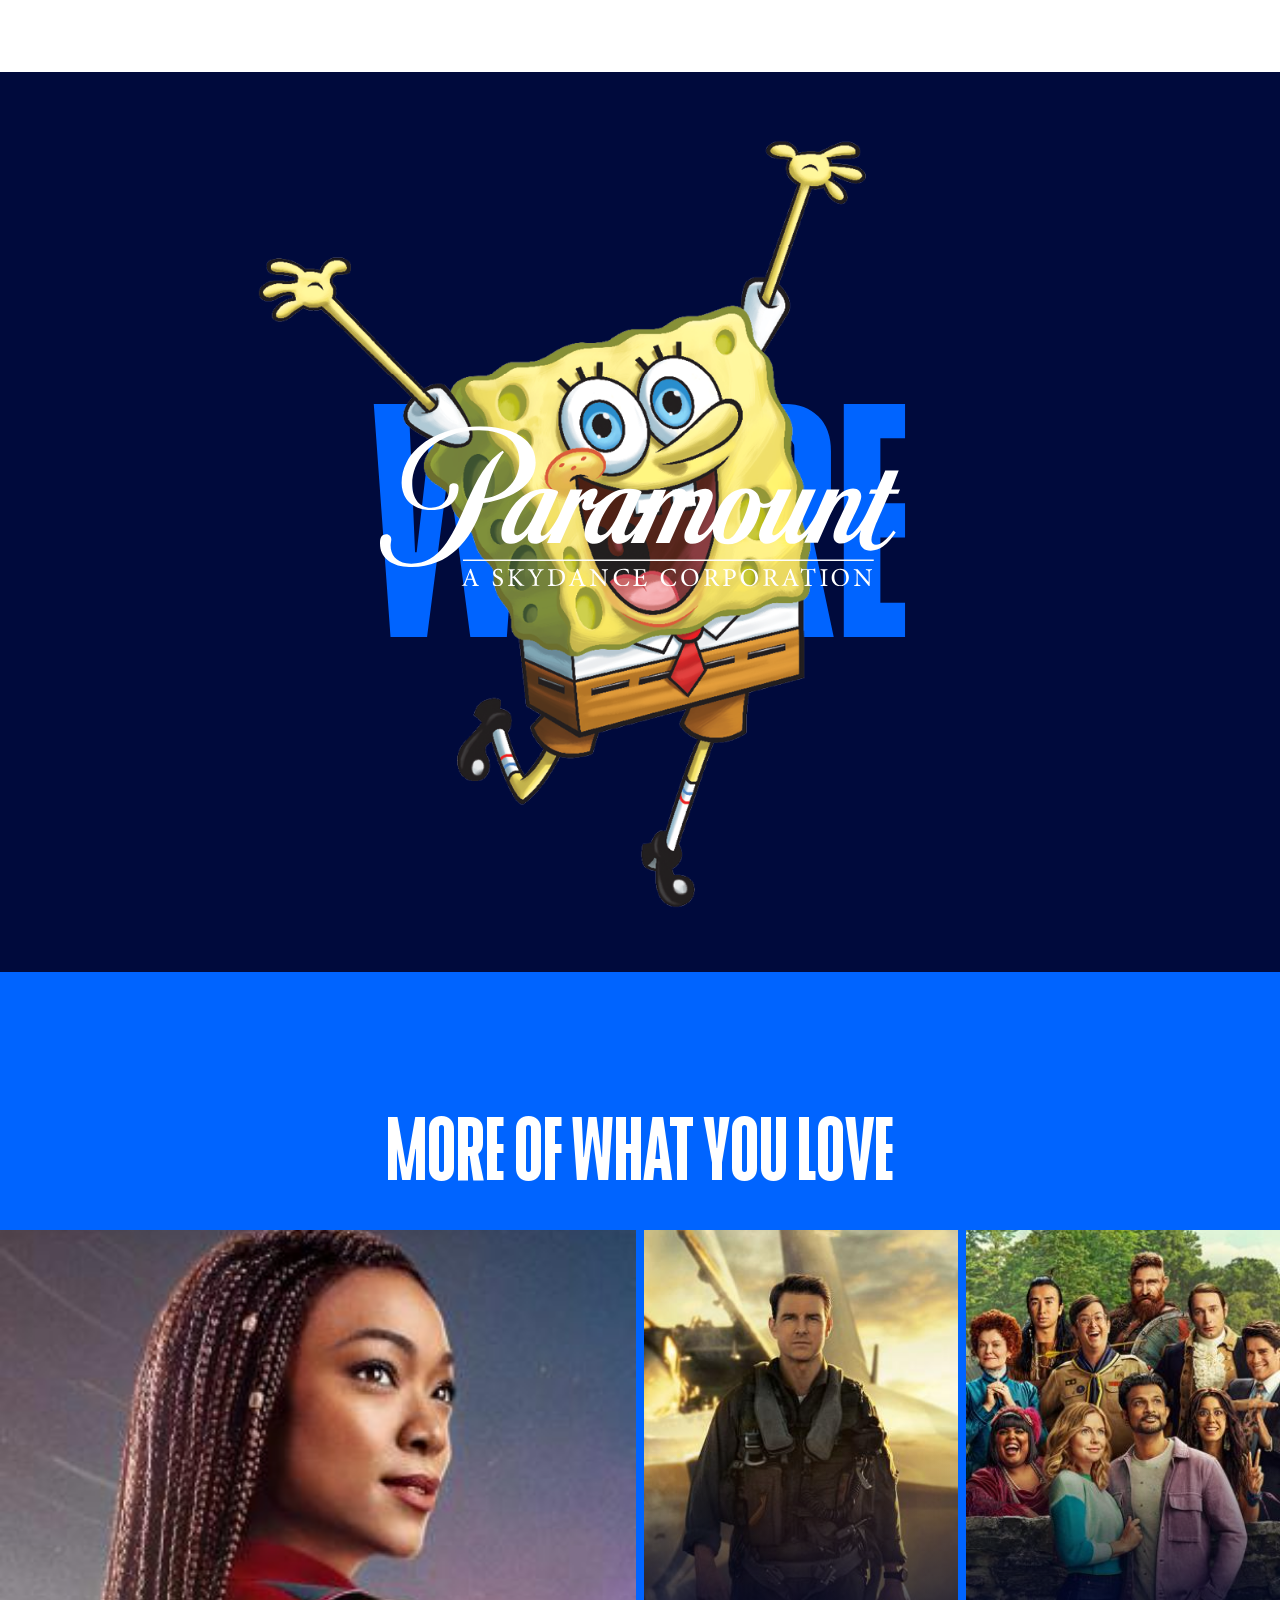
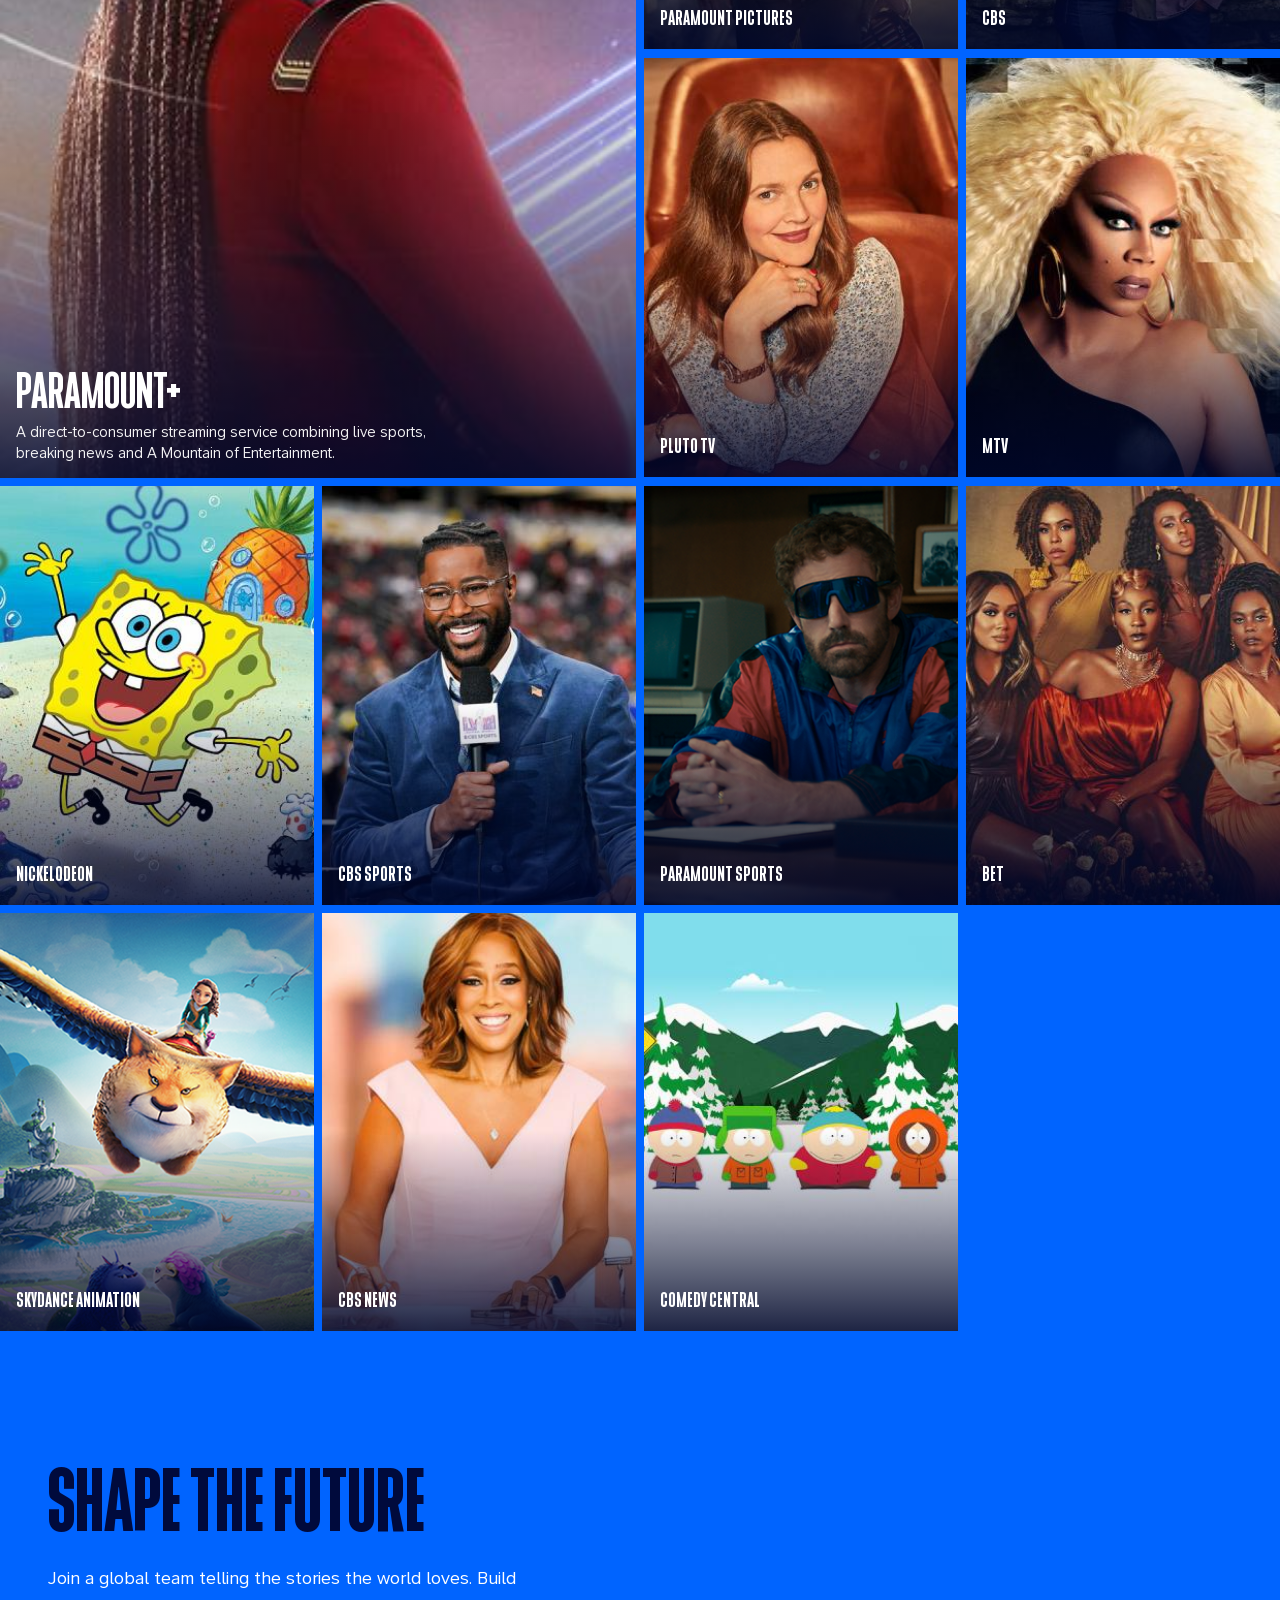
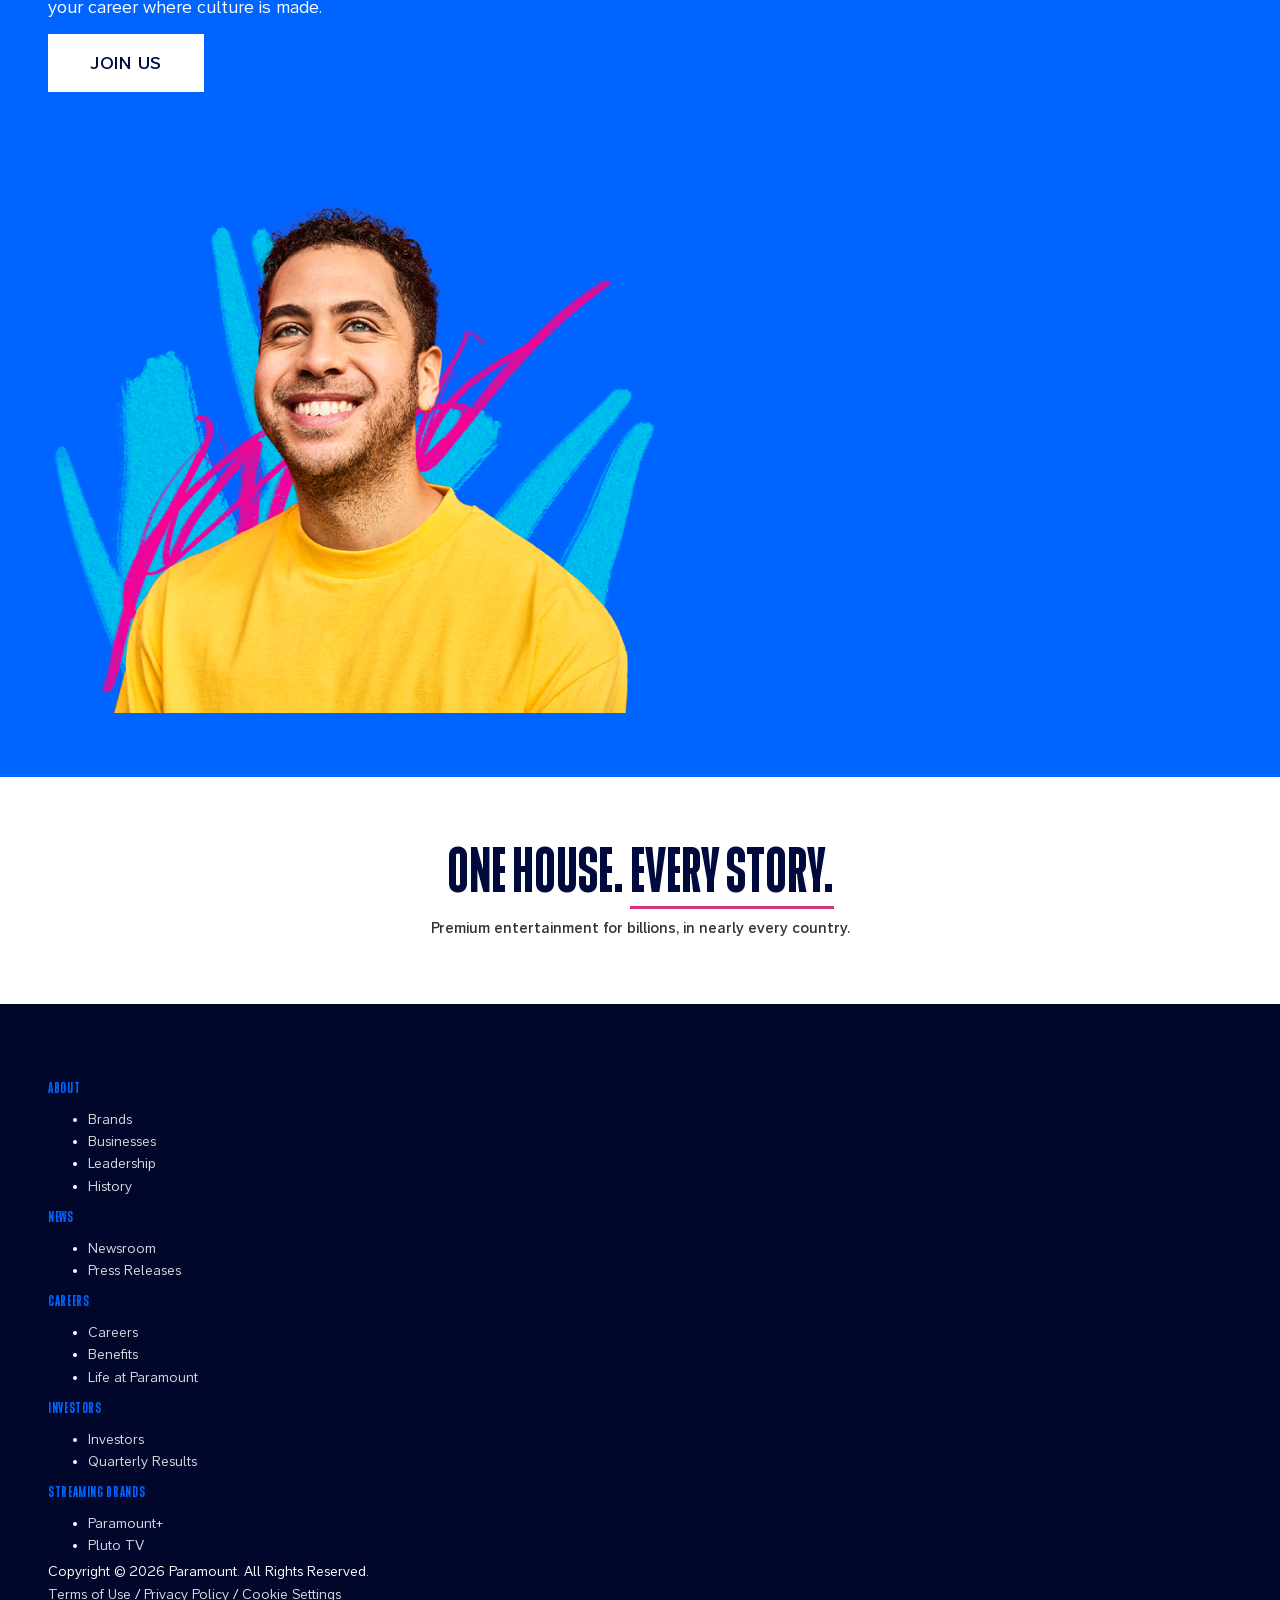
<file: stardust/preview/paramount-home.html>
<!DOCTYPE html><html lang="en"><head><meta charset="utf-8"><title>Paramount</title>
<meta name="viewport" content="width=device-width, initial-scale=1">
<meta name="nav" content="/stardust/preview/nav">
<meta name="footer" content="/stardust/preview/footer">
<link rel="stylesheet" href="/styles/styles.css">
<script src="/scripts/aem.js" type="module"></script>
<script src="/scripts/scripts.js" type="module"></script>
<link rel="icon" href="data:,"></head>
<body>
<header></header>
<main>
    <div>
      <div class="hero">
        <div><div>WE ARE</div></div>
        <div><div><img src="/stardust/current/assets/media/homepage-header-ip-images-sbsp-1280x956-0ac135.png" alt="SpongeBob SquarePants"></div></div>
        <div><div><img src="/stardust/current/assets/media/wordmark-white-tech.svg" alt="Paramount, A Skydance Corporation"></div></div>
      </div>
    </div>
    <div>
      <h2>More of What You Love</h2>
      <div class="brands">
        <div><div><img src="/stardust/current/assets/media/startrek-discovery-767x767-a19454.jpg" alt="Paramount+"></div><div><h3>Paramount+</h3><p>A direct-to-consumer streaming service combining live sports, breaking news and A Mountain of Entertainment.</p></div></div>
        <div><div><img src="/stardust/current/assets/media/pp-brandimage-767x767-d4c7d2.jpg" alt="Paramount Pictures"></div><div><h3>Paramount Pictures</h3><p>A legendary producer and global distributor of filmed entertainment since 1912.</p></div></div>
        <div><div><img src="/stardust/current/assets/media/ghosts-767x767-1--b309b5.jpg" alt="CBS Entertainment"></div><div><h3>CBS</h3><p>CBS Television Network primetime comedy, drama, reality and late night.</p></div></div>
        <div><div><img src="/stardust/current/assets/media/pluto-brandimage-767x767-ef12b4.jpg" alt="Pluto TV"></div><div><h3>Pluto TV</h3><p>The leading free streaming television service, hundreds of live channels.</p></div></div>
        <div><div><img src="/stardust/current/assets/media/rupaul-767x767-82c5fa.jpg" alt="MTV"></div><div><h3>MTV</h3><p>The world's premier youth entertainment brand.</p></div></div>
        <div><div><img src="/stardust/current/assets/media/spongebob-brandfeature-304x456-237535.jpg" alt="Nickelodeon"></div><div><h3>Nickelodeon</h3><p>The number-one entertainment brand for kids, now in its 45th year.</p></div></div>
        <div><div><img src="/stardust/current/assets/media/nateburleson-767x767-e03e97.jpg" alt="CBS Sports"></div><div><h3>CBS Sports</h3><p>A year-round leader in television sports.</p></div></div>
        <div><div><img src="/stardust/current/assets/media/featured-image-09bff6.png" alt="Paramount Sports"></div><div><h3>Paramount Sports</h3><p>Premium sports storytelling content and experiences.</p></div></div>
        <div><div><img src="/stardust/current/assets/media/sistas-767x767-1--196161.jpg" alt="BET"></div><div><h3>BET</h3><p>The world's largest media company championing Black culture.</p></div></div>
        <div><div><img src="/stardust/current/assets/media/skydane-animation-2x3-0fd057.png" alt="Skydance Animation"></div><div><h3>Skydance Animation</h3><p>Bold, original stories set in incredible worlds.</p></div></div>
        <div><div><img src="/stardust/current/assets/media/cbsmornings-gayleking-767x767-cc9055.jpg" alt="CBS News"></div><div><h3>CBS News</h3><p>CBS News, 28 owned TV stations and the streaming network.</p></div></div>
        <div><div><img src="/stardust/current/assets/media/cc-brandimage-767x767-v2-7fc1f8.jpg" alt="Comedy Central"></div><div><h3>Comedy Central</h3><p>Comedy's biggest voices and funniest truths.</p></div></div>
      </div>
    </div>
    <div>
      <div class="careers">
        <div>
          <div><h2>Shape the Future</h2><p>Join a global team telling the stories the world loves. Build your career where culture is made.</p><p><a href="/careers">Join Us</a></p></div>
          <div><img src="/stardust/current/assets/media/career-person-01-720x738-55868c.png" alt="Life at Paramount"></div>
        </div>
      </div>
    </div>
    <div>
      <div class="relief">
        <div><div><h2>One House. <em>Every Story.</em></h2><p>Premium entertainment for billions, in nearly every country.</p></div></div>
      </div>
    </div>
  </main>
<footer></footer>
</body></html>
</file>
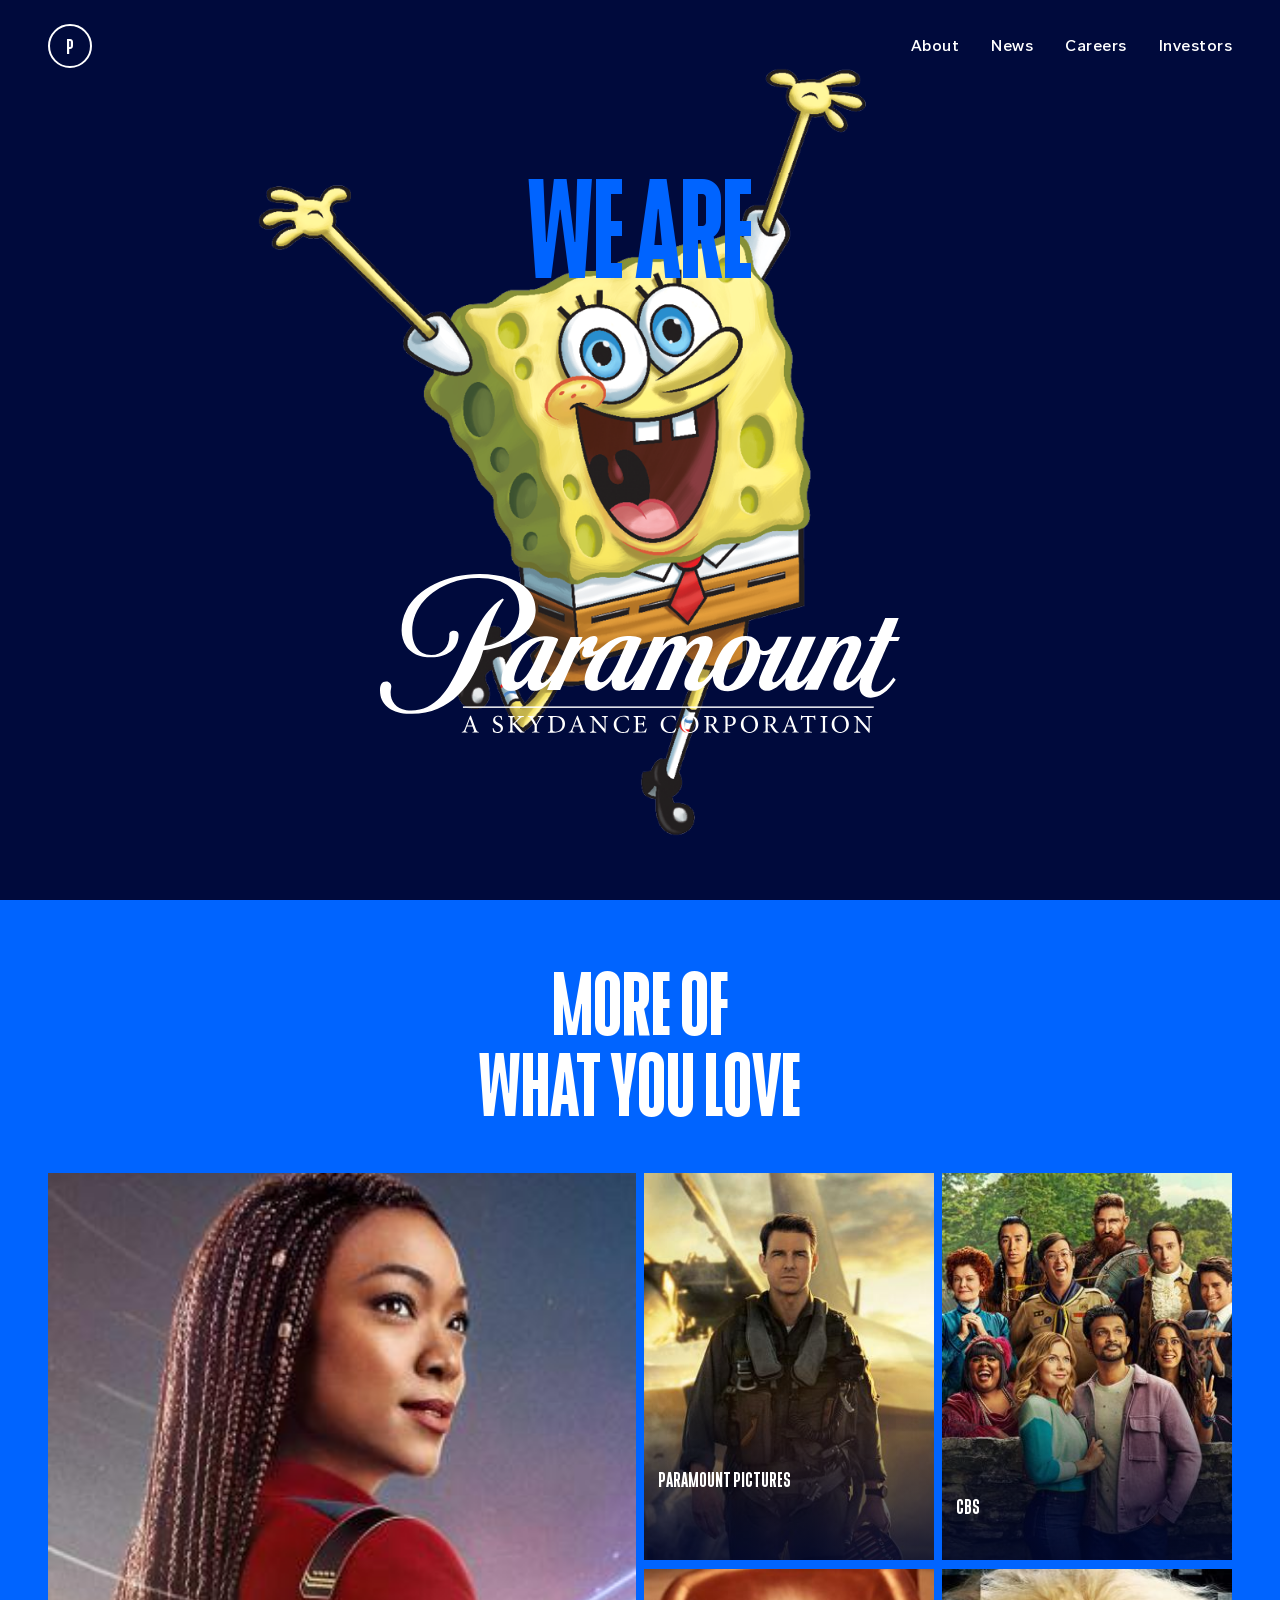
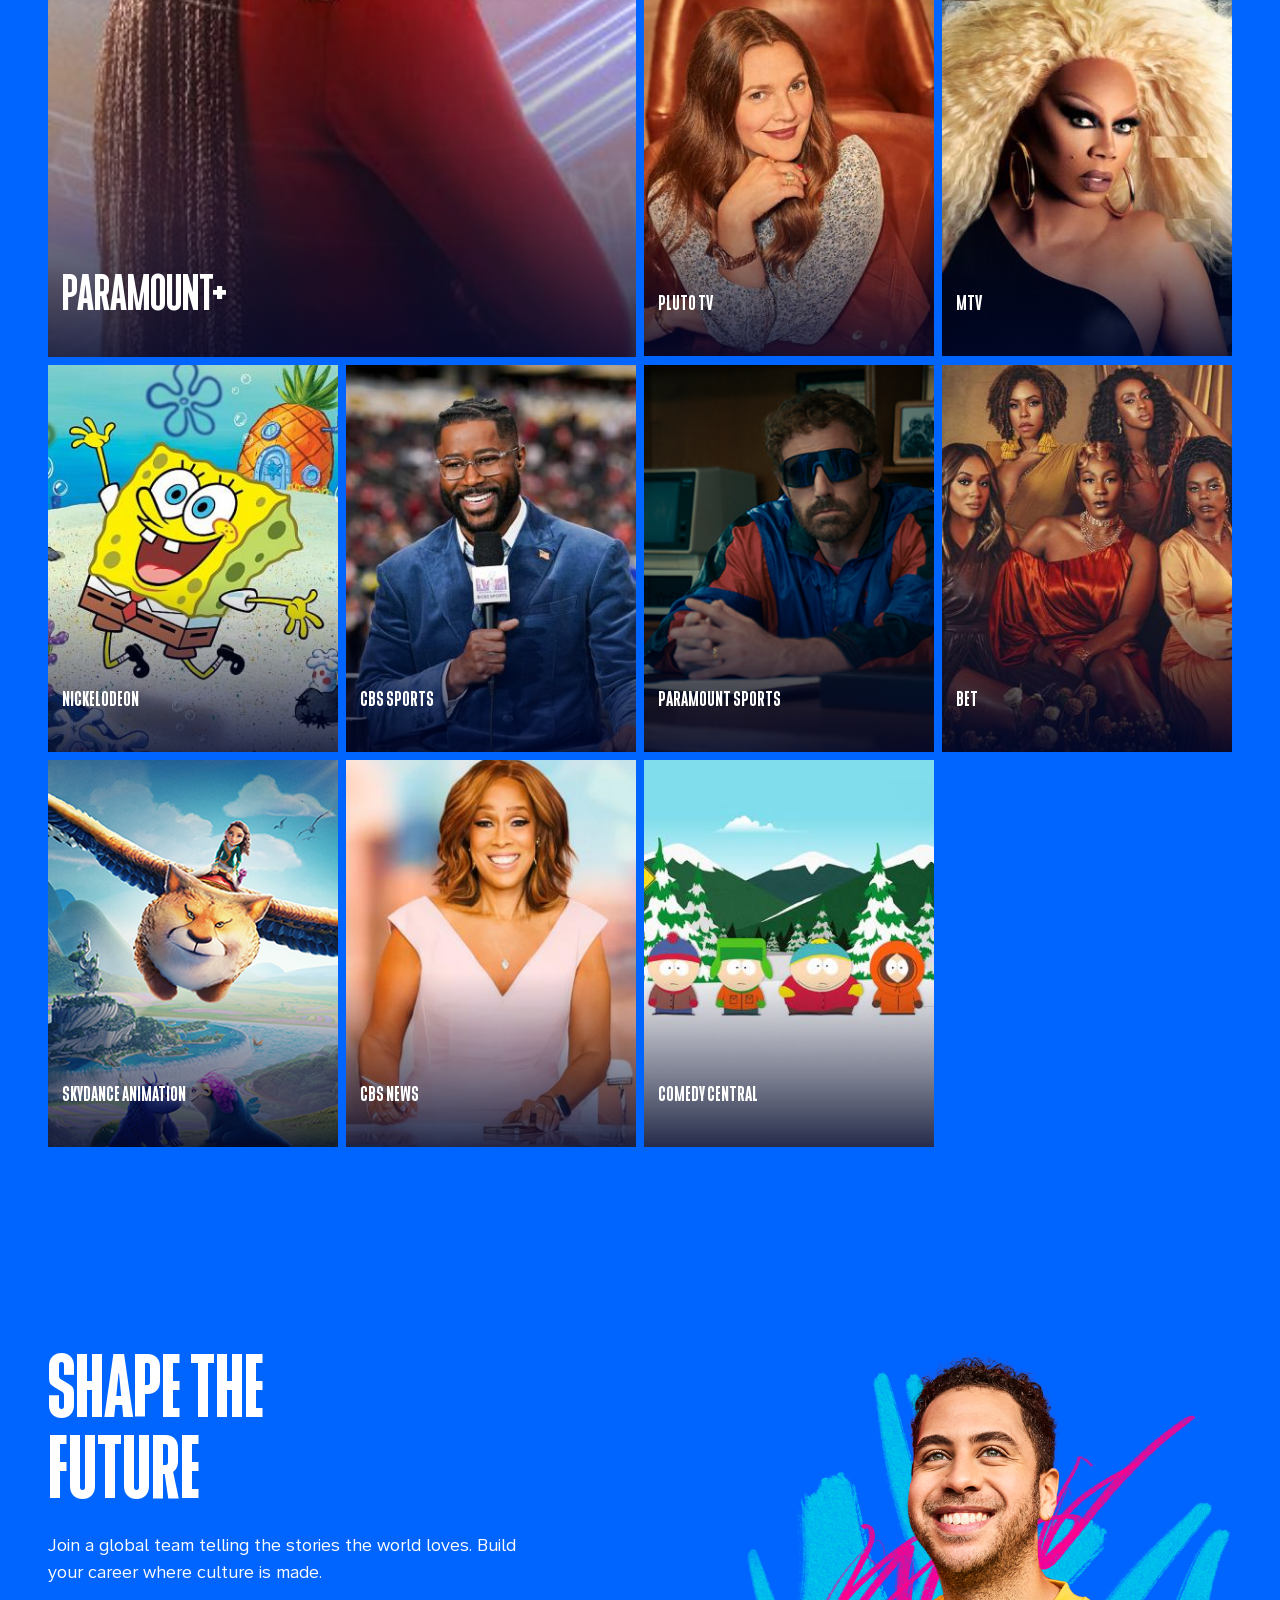
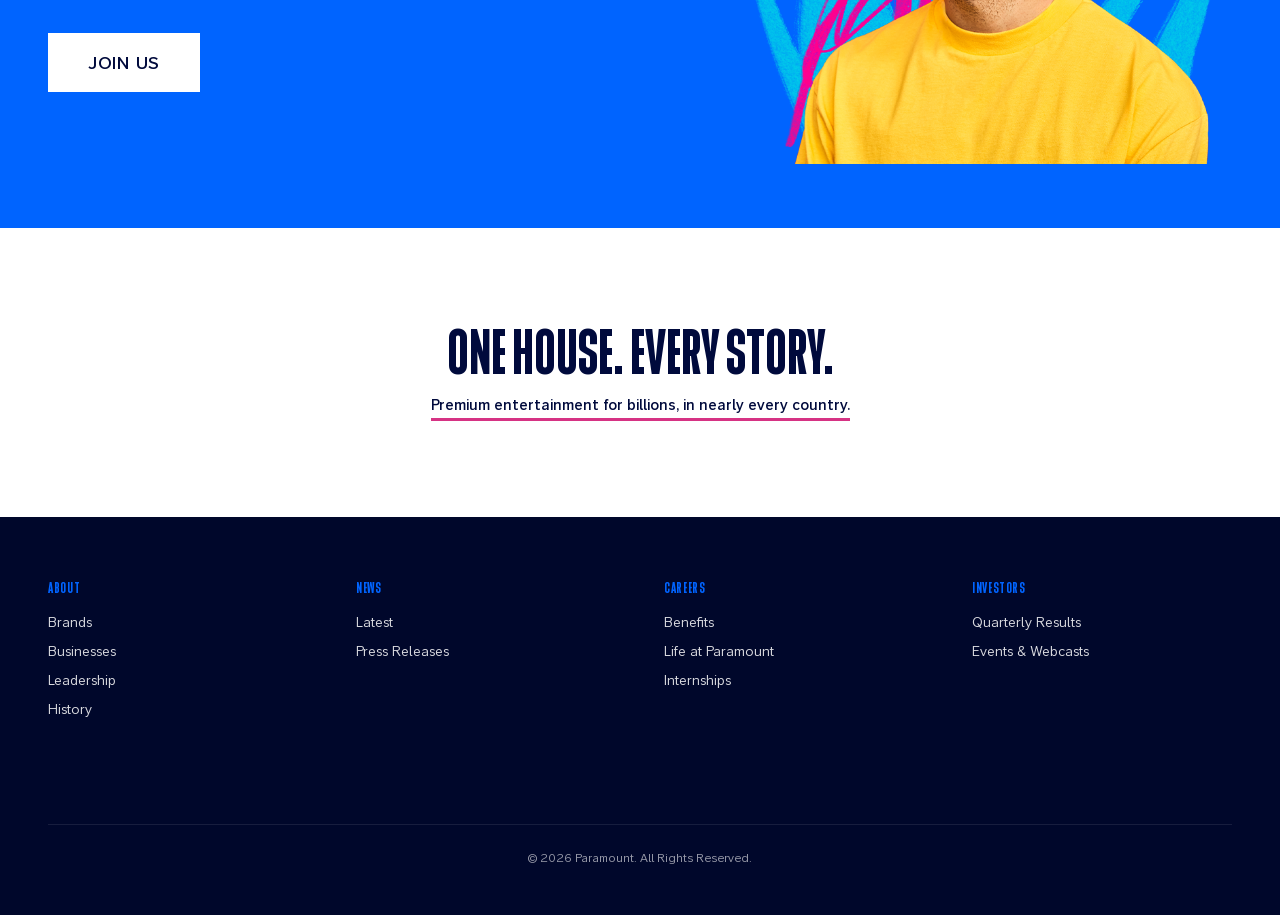
<file: stardust/prototypes/home-A-proposed.html>
<!DOCTYPE html>
<html lang="en">
<head>
<!-- stardust:provenance
  writtenBy:        stardust:prototype (uplift Phase 5)
  writtenAt:        2026-06-29T15:20:00Z
  page:             home
  pageUrl:          https://www.paramount.com/
  variant:          A (faithful + improvements)
  againstDirection: stardust/direction.md
  readArtifacts:
    - stardust/current/pages/index.json
    - DESIGN-A.md
    - DESIGN-A.json
  unsourcedContent: []
  stardustVersion:  0.13.1
-->
<meta charset="UTF-8">
<meta name="viewport" content="width=device-width, initial-scale=1">
<title>Home | Paramount</title>
<style>
  @font-face { font-family:"Paramount Vista Sans"; src:url("../current/assets/fonts/ParamountVistaSans-CondensedBold.woff2") format("woff2"); font-weight:700; font-display:swap; }
  @font-face { font-family:"Paramount Vista Sans"; src:url("../current/assets/fonts/ParamountVistaSans-CondensedRegular.woff2") format("woff2"); font-weight:400; font-display:swap; }
  @font-face { font-family:"Peak Sans"; src:url("../current/assets/fonts/PeakSans-Regular.woff2") format("woff2"); font-weight:400; font-display:swap; }
  @font-face { font-family:"Peak Sans"; src:url("../current/assets/fonts/PeakSans-Semibold.woff2") format("woff2"); font-weight:600; font-display:swap; }

  :root {
    /* Paramount Vista Sans (display) / Peak Sans (body) — DESIGN-A.md */
    --heading-font-family: "Paramount Vista Sans", "Arial Narrow", sans-serif;
    --body-font-family: "Peak Sans", Helvetica, Arial, sans-serif;
    --heading-xxl: clamp(64px, 11vw, 160px);
    --heading-xl: clamp(40px, 7vw, 112px);
    --heading-lg: clamp(32px, 5vw, 72px);
    --heading-md: 28px;
    --body: 18px;
    --body-sm: 15px;
    --line-height-heading: 0.9;
    --line-height-body: 1.5;
    /* colors — DESIGN-A.md frontmatter (hex; brand-faithful pure white/navy preserved) */
    --color-bg: #000A3C;        /* Midnight Navy */
    --color-deep: #00072B;      /* Deep Navy */
    --color-fg: #FFFFFF;        /* Paper White on navy */
    --color-accent: #0064FF;    /* Electric Blue */
    --color-magenta: #D63384;   /* Magenta Pop */
    --color-paper: #FFFFFF;
    --spacing-xs: 4px; --spacing-sm: 8px; --spacing-md: 16px; --spacing-lg: 24px; --spacing-xl: 48px; --spacing-2xl: 96px;
    --section-padding: 64px;
    --max-width: 1280px;
    --radius: 0px;
  }

  * { box-sizing: border-box; margin: 0; padding: 0; }
  html { scroll-behavior: smooth; }
  body { font-family: var(--body-font-family); font-size: var(--body); line-height: var(--line-height-body); color: var(--color-fg); background: var(--color-bg); }
  img { display: block; max-width: 100%; }
  a { color: inherit; text-decoration: none; }
  h1, h2, h3 { font-family: var(--heading-font-family); font-weight: 700; line-height: var(--line-height-heading); text-transform: uppercase; }
  .container { max-width: var(--max-width); margin: 0 auto; padding-inline: var(--spacing-xl); }

  /* Header */
  header { position: absolute; top: 0; left: 0; right: 0; z-index: 20; }
  .nav { display: flex; align-items: center; justify-content: space-between; padding: 24px var(--spacing-xl); }
  .logo-mark { width: 44px; height: 44px; border: 2px solid var(--color-paper); border-radius: 50%; display: grid; place-items: center; font-family: var(--heading-font-family); font-weight: 700; font-size: 22px; color: var(--color-paper); }
  .nav-links { display: flex; gap: 32px; list-style: none; font-weight: 600; font-size: 16px; letter-spacing: .03em; }
  .nav-links a { padding: 4px 0; border-bottom: 2px solid transparent; transition: border-color .2s; }
  .nav-links a:hover { border-color: var(--color-magenta); }
  .burger { display: none; background: none; border: none; color: var(--color-paper); font-size: 28px; cursor: pointer; }

  /* Hero */
  .hero { position: relative; min-height: 100vh; background: var(--color-bg); display: grid; place-items: center; overflow: hidden; text-align: center; }
  .hero__we { color: var(--color-accent); font-size: var(--heading-xxl); letter-spacing: -.01em; position: relative; z-index: 2; }
  .hero__img { position: absolute; inset: 0; margin: auto; height: 86%; width: auto; object-fit: contain; z-index: 3; pointer-events: none; }
  .hero__wordmark { position: relative; z-index: 4; width: min(520px, 70vw); margin-top: -6vh; }
  .hero__eyebrow { position: relative; z-index: 4; font-family: var(--body-font-family); font-weight: 600; letter-spacing: .35em; font-size: 13px; color: var(--color-paper); margin-top: 16px; text-transform: uppercase; }
  .hero__inner { position: relative; z-index: 4; display: grid; place-items: center; }

  /* Brands */
  .brands { background: var(--color-accent); color: var(--color-paper); padding: var(--section-padding) 0; }
  .brands h2 { font-size: var(--heading-xl); text-align: center; margin-bottom: var(--spacing-xl); }
  .brand-grid { display: grid; grid-template-columns: repeat(4, 1fr); gap: 8px; }
  .tile { position: relative; aspect-ratio: 3/4; overflow: hidden; background: var(--color-bg); }
  .tile img { width: 100%; height: 100%; object-fit: cover; transition: transform .4s; }
  .tile:hover img { transform: scale(1.04); }
  .tile__label { position: absolute; left: 14px; bottom: 12px; right: 14px; z-index: 2; }
  .tile__name { font-family: var(--heading-font-family); font-weight: 700; text-transform: uppercase; font-size: 22px; color: #fff; line-height: 1; }
  .tile__desc { font-size: 12px; line-height: 1.35; color: #fff; opacity: 0; max-height: 0; overflow: hidden; transition: opacity .3s, max-height .3s; }
  .tile:hover .tile__desc { opacity: .95; max-height: 80px; margin-top: 6px; }
  .tile::after { content: ""; position: absolute; inset: 0; background: linear-gradient(to top, rgba(0,7,43,.85) 0%, rgba(0,7,43,0) 45%); z-index: 1; }
  .tile--featured { grid-column: span 2; grid-row: span 2; }
  .tile--featured .tile__name { font-size: clamp(28px, 4vw, 56px); }

  /* Careers */
  .careers { background: var(--color-accent); color: var(--color-paper); }
  .careers__inner { display: grid; grid-template-columns: 1.1fr .9fr; align-items: center; gap: var(--spacing-2xl); padding: var(--section-padding) var(--spacing-xl); max-width: var(--max-width); margin: 0 auto; }
  .careers h2 { font-size: var(--heading-xl); margin-bottom: var(--spacing-lg); }
  .careers p { font-size: var(--body); max-width: 46ch; margin-bottom: var(--spacing-xl); }
  .careers img { width: 100%; aspect-ratio: 1/1; object-fit: cover; }
  .btn { display: inline-block; background: var(--color-paper); color: var(--color-bg); padding: 16px 40px; font-family: var(--body-font-family); font-weight: 600; text-transform: uppercase; letter-spacing: .04em; border: none; cursor: pointer; transition: background .2s, color .2s, transform .2s; }
  .btn:hover { background: var(--color-magenta); color: #fff; transform: translateY(-2px); }

  /* Relief band (FIX #3) */
  .relief { background: var(--color-paper); color: var(--color-bg); text-align: center; padding: var(--spacing-2xl) var(--spacing-xl); }
  .relief h2 { font-size: var(--heading-lg); }
  .relief .rule { display: inline-block; margin-top: 12px; font-family: var(--body-font-family); font-weight: 600; font-size: 15px; text-transform: none; border-bottom: 3px solid var(--color-magenta); padding-bottom: 2px; }

  /* Footer */
  footer { background: var(--color-deep); color: var(--color-paper); padding: var(--section-padding) 0 var(--spacing-xl); }
  .footer-cols { display: grid; grid-template-columns: repeat(4, 1fr); gap: var(--spacing-xl); }
  .footer-cols h3 { font-size: 16px; letter-spacing: .04em; margin-bottom: var(--spacing-md); color: var(--color-accent); }
  .footer-cols ul { list-style: none; }
  .footer-cols li { margin-bottom: 8px; font-size: 14px; opacity: .85; }
  .footer-cols a:hover { opacity: 1; color: var(--color-magenta); }
  .footer-legal { border-top: 1px solid rgba(255,255,255,.15); margin-top: var(--spacing-2xl); padding-top: var(--spacing-lg); font-size: 12px; opacity: .6; text-align: center; }

  @media (max-width: 900px) {
    .nav-links { display: none; }
    .burger { display: block; }
    .nav-links.open { display: flex; position: absolute; top: 72px; right: 24px; flex-direction: column; background: var(--color-deep); padding: 20px 28px; gap: 16px; }
    .careers__inner { grid-template-columns: 1fr; gap: var(--spacing-xl); }
    .brand-grid { grid-template-columns: repeat(2, 1fr); }
    .tile--featured { grid-column: span 2; grid-row: span 1; aspect-ratio: 16/9; }
    .footer-cols { grid-template-columns: repeat(2, 1fr); }
  }
  @media (max-width: 600px) {
    .container, .careers__inner { padding-inline: var(--spacing-lg); }
    .brand-grid { grid-template-columns: 1fr; }
    .tile--featured { grid-column: span 1; }
  }
</style>
</head>
<body data-template="landing">
<header>
  <nav class="nav" aria-label="Primary">
    <a href="/" class="logo-mark" aria-label="Paramount home">P</a>
    <ul class="nav-links" id="navlinks">
      <li><a href="/about">About</a></li>
      <li><a href="/news">News</a></li>
      <li><a href="/careers">Careers</a></li>
      <li><a href="https://ir.paramount.com/">Investors</a></li>
    </ul>
    <button class="burger" aria-label="Menu" aria-expanded="false" aria-controls="navlinks">☰</button>
  </nav>
</header>
<main>
  <section class="hero" data-section="hero" data-intent="emotional hook" data-layout="full-bleed" data-media="image">
    <div class="hero__inner">
      <h1 class="hero__we">WE ARE</h1>
    </div>
    <img class="hero__img" src="../current/assets/media/homepage-header-ip-images-sbsp-1280x956-0ac135.png" alt="SpongeBob SquarePants">
    <img class="hero__wordmark" src="../current/assets/media/wordmark-white-tech.svg" alt="Paramount, A Skydance Corporation">
  </section>

  <section class="brands" data-section="brands" data-intent="value proposition" data-layout="grid" data-items="12">
    <div class="container">
      <h2>More of<br>What You Love</h2>
      <div class="brand-grid">
        <a class="tile tile--featured" href="#">
          <img src="../current/assets/media/startrek-discovery-767x767-a19454.jpg" alt="Paramount+">
          <span class="tile__label"><span class="tile__name">Paramount+</span><span class="tile__desc">Paramount+, part of Paramount's global portfolio, is a direct-to-consumer streaming service.</span></span>
        </a>
        <a class="tile" href="#"><img src="../current/assets/media/pp-brandimage-767x767-d4c7d2.jpg" alt="Paramount Pictures"><span class="tile__label"><span class="tile__name">Paramount Pictures</span><span class="tile__desc">A legendary producer and global distributor of filmed entertainment since 1912.</span></span></a>
        <a class="tile" href="#"><img src="../current/assets/media/ghosts-767x767-1--b309b5.jpg" alt="CBS Entertainment"><span class="tile__label"><span class="tile__name">CBS</span><span class="tile__desc">CBS Entertainment is responsible for CBS Television Network programs.</span></span></a>
        <a class="tile" href="#"><img src="../current/assets/media/pluto-brandimage-767x767-ef12b4.jpg" alt="Pluto TV"><span class="tile__label"><span class="tile__name">Pluto TV</span><span class="tile__desc">The leading free streaming television service, hundreds of live channels.</span></span></a>
        <a class="tile" href="#"><img src="../current/assets/media/rupaul-767x767-82c5fa.jpg" alt="MTV"><span class="tile__label"><span class="tile__name">MTV</span><span class="tile__desc">The world's premier youth entertainment brand.</span></span></a>
        <a class="tile" href="#"><img src="../current/assets/media/spongebob-brandfeature-304x456-237535.jpg" alt="Nickelodeon"><span class="tile__label"><span class="tile__name">Nickelodeon</span><span class="tile__desc">The number-one entertainment brand for kids, now in its 45th year.</span></span></a>
        <a class="tile" href="#"><img src="../current/assets/media/nateburleson-767x767-e03e97.jpg" alt="CBS Sports"><span class="tile__label"><span class="tile__name">CBS Sports</span><span class="tile__desc">A year-round leader in television sports.</span></span></a>
        <a class="tile" href="#"><img src="../current/assets/media/featured-image-09bff6.png" alt="Paramount Sports"><span class="tile__label"><span class="tile__name">Paramount Sports</span><span class="tile__desc">Premium sports storytelling content and experiences.</span></span></a>
        <a class="tile" href="#"><img src="../current/assets/media/sistas-767x767-1--196161.jpg" alt="BET"><span class="tile__label"><span class="tile__name">BET</span><span class="tile__desc">The leading provider of entertainment for Black audiences.</span></span></a>
        <a class="tile" href="#"><img src="../current/assets/media/skydane-animation-2x3-0fd057.png" alt="Skydance Animation"><span class="tile__label"><span class="tile__name">Skydance Animation</span><span class="tile__desc">Animated feature films and series for global audiences.</span></span></a>
        <a class="tile" href="#"><img src="../current/assets/media/cbsmornings-gayleking-767x767-cc9055.jpg" alt="CBS News"><span class="tile__label"><span class="tile__name">CBS News</span><span class="tile__desc">Original reporting and analysis across every platform.</span></span></a>
        <a class="tile" href="#"><img src="../current/assets/media/cc-brandimage-767x767-v2-7fc1f8.jpg" alt="Comedy Central"><span class="tile__label"><span class="tile__name">Comedy Central</span><span class="tile__desc">The brand behind comedy's biggest voices.</span></span></a>
      </div>
    </div>
  </section>

  <section class="careers" data-section="careers" data-intent="drive action" data-layout="split-media" data-media="image">
    <div class="careers__inner">
      <div>
        <h2>Shape the<br>Future</h2>
        <p>Join a global team telling the stories the world loves. Build your career where culture is made.</p>
        <a class="btn" href="/careers">Join Us</a>
      </div>
      <img src="../current/assets/media/career-person-01-720x738-55868c.png" alt="Life at Paramount">
    </div>
  </section>

  <section class="relief" data-section="relief" data-intent="tonal break" data-layout="contained">
    <h2>One House. Every Story.</h2>
    <div><span class="rule">Premium entertainment for billions, in nearly every country.</span></div>
  </section>
</main>

<footer data-section="footer" data-intent="navigation + legal" data-layout="grid">
  <div class="container">
    <div class="footer-cols">
      <div><h3>About</h3><ul><li><a href="/about/brands">Brands</a></li><li><a href="/about/businesses">Businesses</a></li><li><a href="/about/leadership">Leadership</a></li><li><a href="/about/history">History</a></li></ul></div>
      <div><h3>News</h3><ul><li><a href="/news">Latest</a></li><li><a href="/press">Press Releases</a></li></ul></div>
      <div><h3>Careers</h3><ul><li><a href="/careers/benefits">Benefits</a></li><li><a href="/careers/life-at-paramount">Life at Paramount</a></li><li><a href="/careers/internships">Internships</a></li></ul></div>
      <div><h3>Investors</h3><ul><li><a href="https://ir.paramount.com/quarterly-results">Quarterly Results</a></li><li><a href="https://ir.paramount.com/events-webcasts-annual-meetings">Events &amp; Webcasts</a></li></ul></div>
    </div>
    <div class="footer-legal">© 2026 Paramount. All Rights Reserved.</div>
  </div>
</footer>

<script>
  // Mobile nav a11y (proposed-file-shell.md inline-script exception)
  (function(){var b=document.querySelector('.burger'),n=document.getElementById('navlinks');if(!b||!n)return;b.addEventListener('click',function(){var o=n.classList.toggle('open');b.setAttribute('aria-expanded',o);});document.addEventListener('keydown',function(e){if(e.key==='Escape'){n.classList.remove('open');b.setAttribute('aria-expanded',false);}});})();
</script>
</body>
</html>
</file>
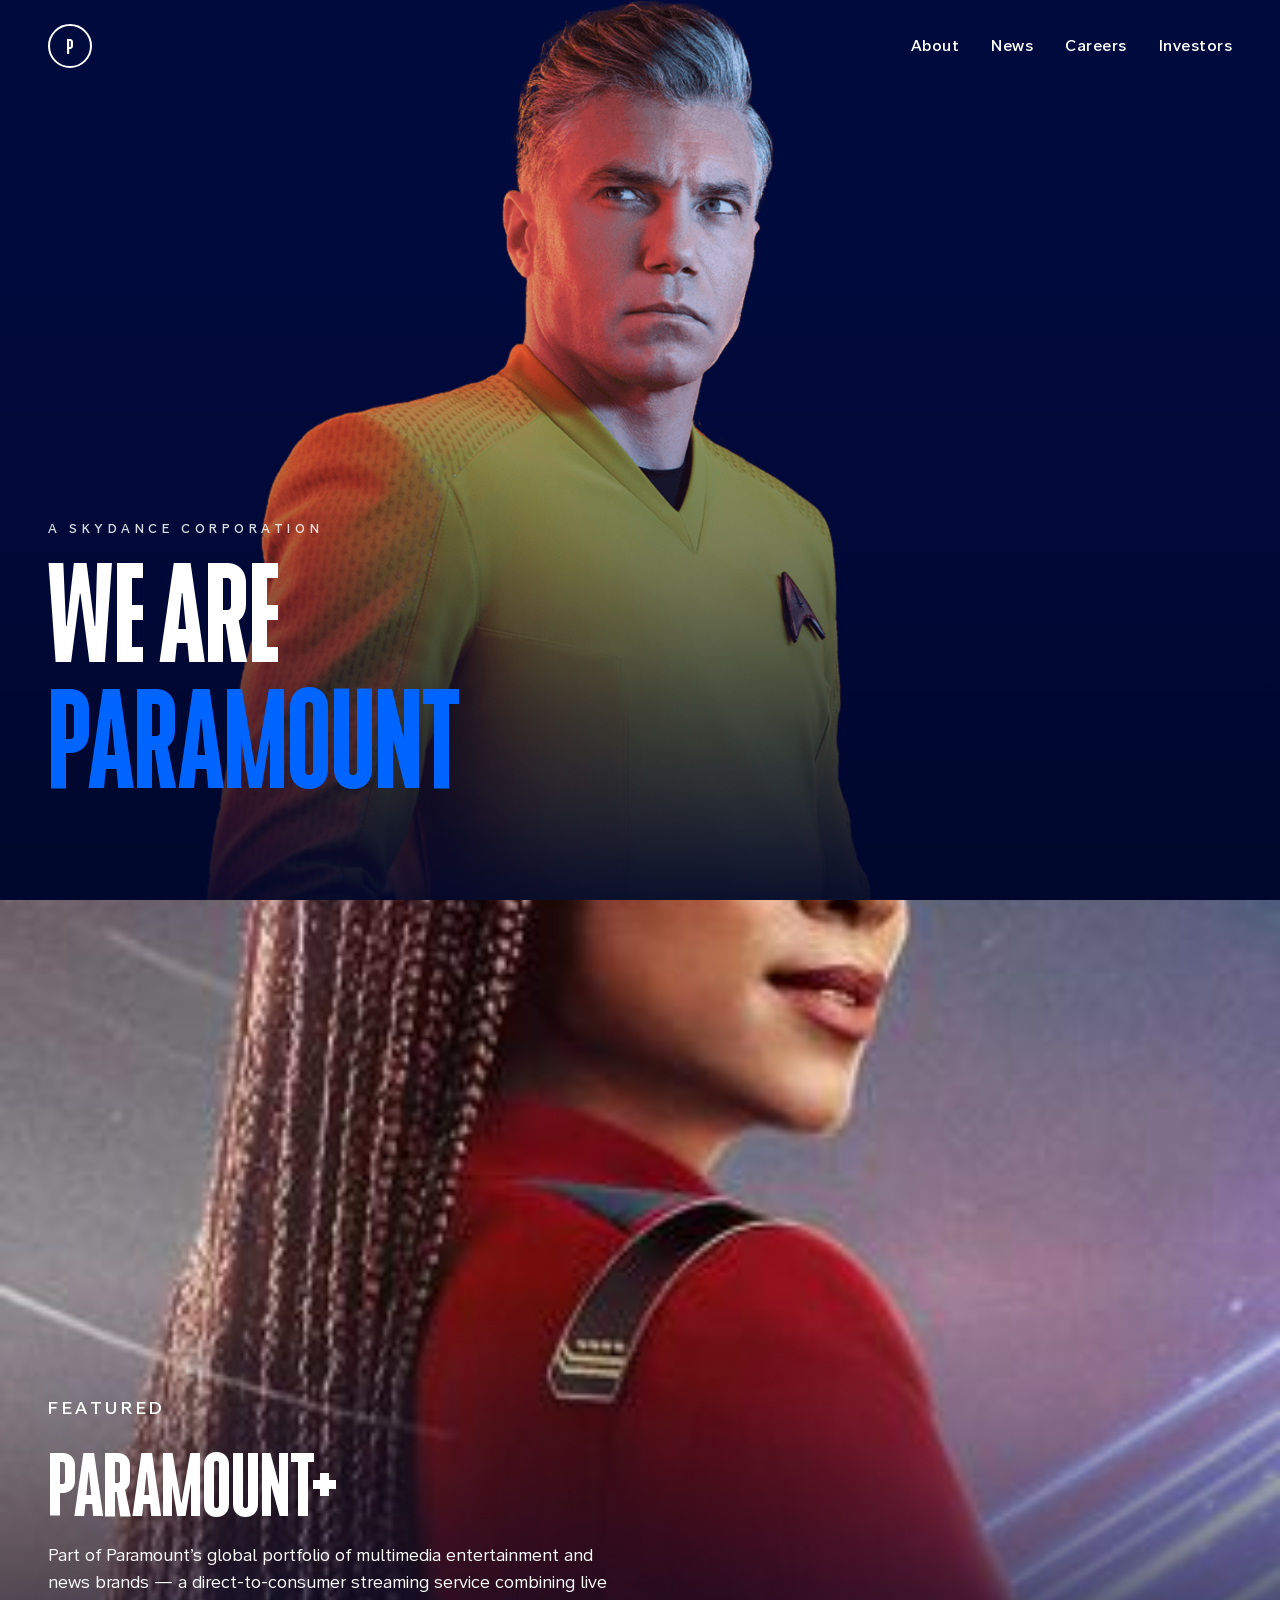
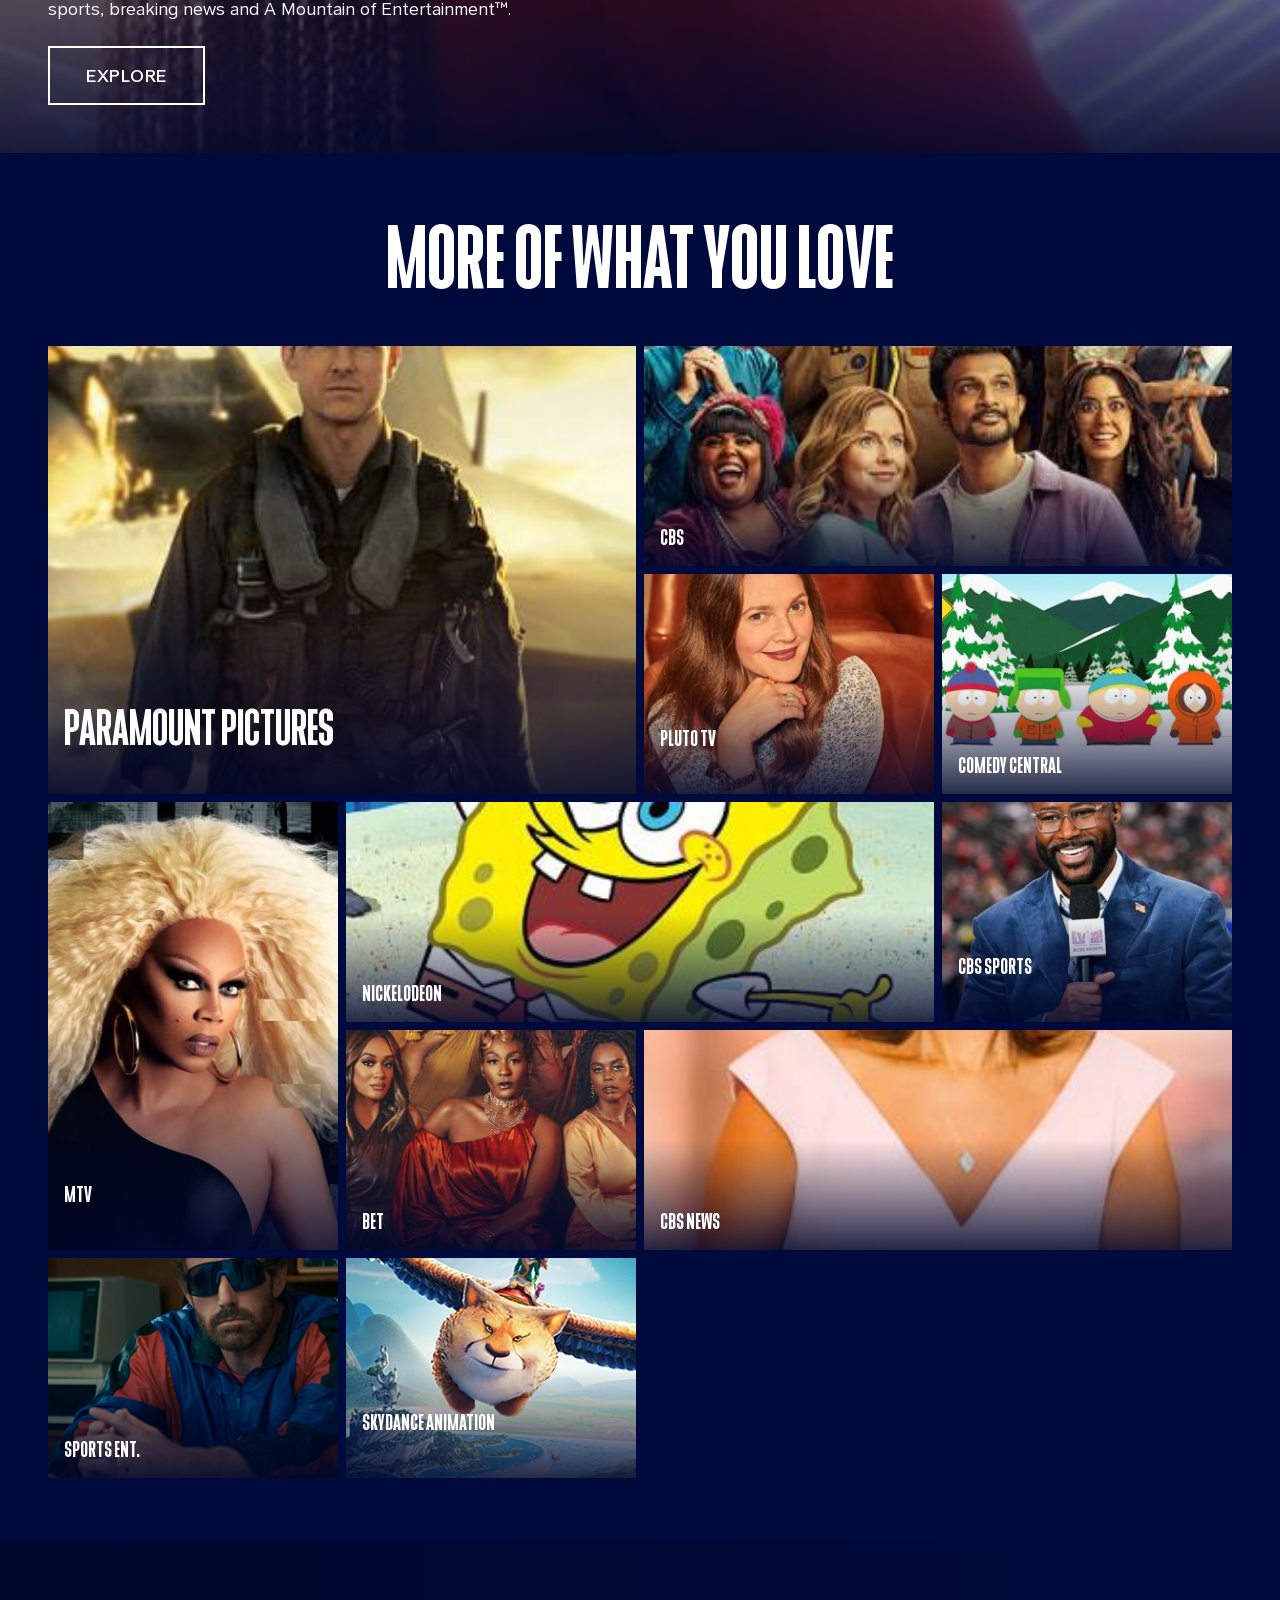
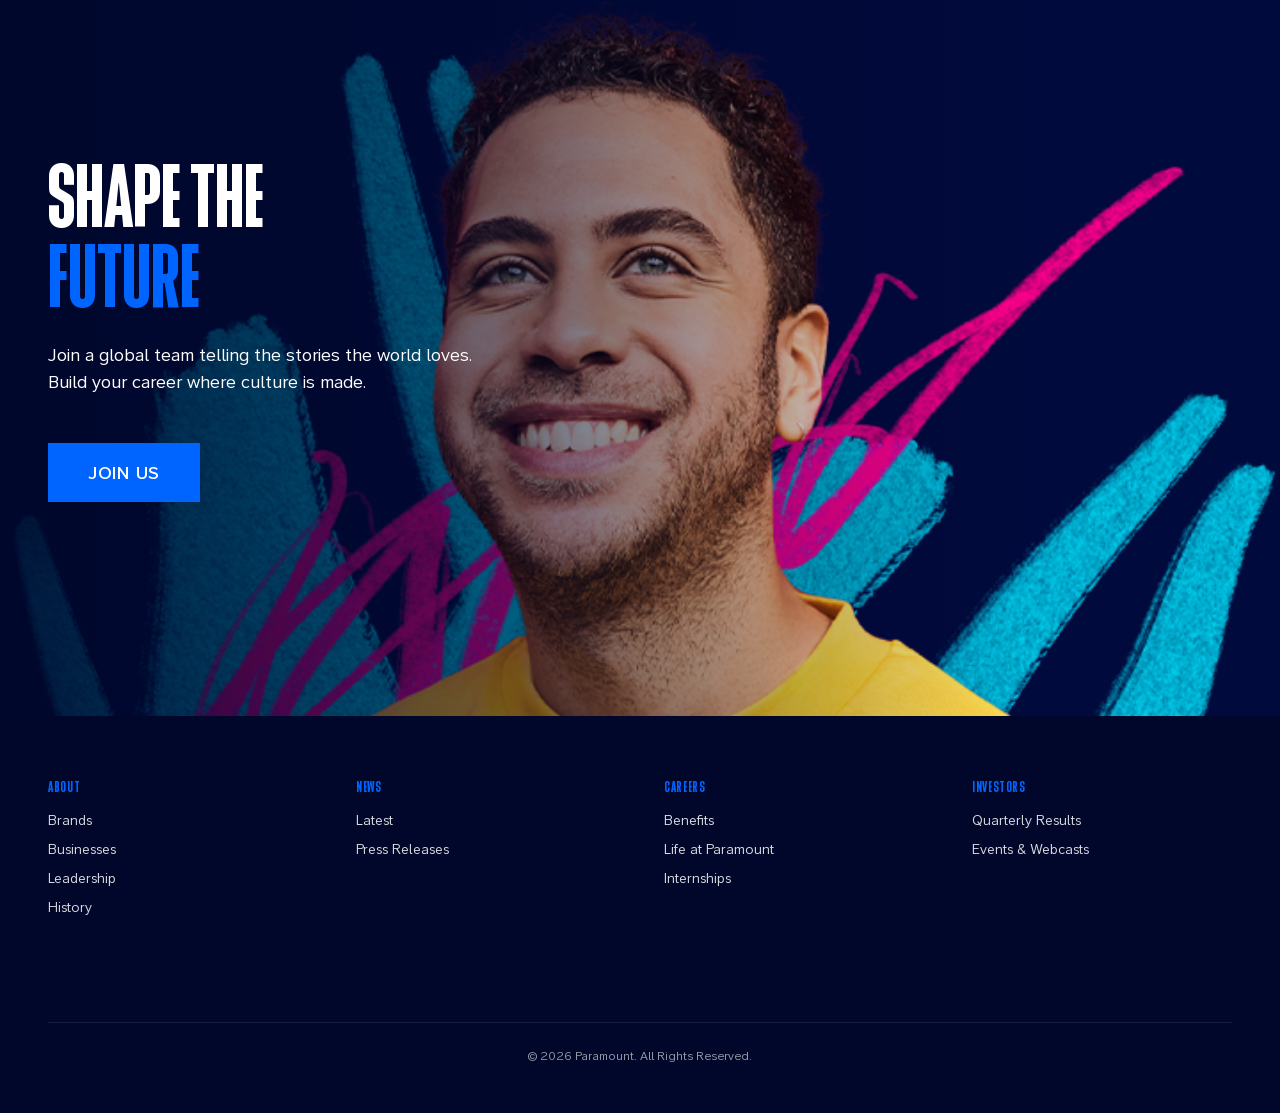
<file: stardust/prototypes/home-B-proposed.html>
<!DOCTYPE html>
<html lang="en">
<head>
<!-- stardust:provenance
  writtenBy:        stardust:prototype (uplift Phase 5)
  writtenAt:        2026-06-29T15:35:00Z
  page:             home
  pageUrl:          https://www.paramount.com/
  variant:          B (photography re-foregrounded)
  againstDirection: stardust/direction.md (Active 2026-06-29T15:10:00Z)
  readArtifacts:
    - stardust/current/pages/index.json
    - DESIGN-B.md
    - DESIGN-B.json
    - stardust/uplift-questions.md
  mode:             Mode A (brand-faithful)
  capturedTraitAmplified: IP / brand photography
  unsourcedContent: []
  stardustVersion:  0.13.1
-->
<meta charset="UTF-8">
<meta name="viewport" content="width=device-width, initial-scale=1">
<title>Home | Paramount</title>
<style>
  @font-face { font-family:"Paramount Vista Sans"; src:url("../current/assets/fonts/ParamountVistaSans-CondensedBold.woff2") format("woff2"); font-weight:700; font-display:swap; }
  @font-face { font-family:"Paramount Vista Sans"; src:url("../current/assets/fonts/ParamountVistaSans-CondensedRegular.woff2") format("woff2"); font-weight:400; font-display:swap; }
  @font-face { font-family:"Peak Sans"; src:url("../current/assets/fonts/PeakSans-Regular.woff2") format("woff2"); font-weight:400; font-display:swap; }
  @font-face { font-family:"Peak Sans"; src:url("../current/assets/fonts/PeakSans-Semibold.woff2") format("woff2"); font-weight:600; font-display:swap; }

  :root {
    --heading-font-family: "Paramount Vista Sans", "Arial Narrow", sans-serif;
    --body-font-family: "Peak Sans", Helvetica, Arial, sans-serif;
    --heading-xxl: clamp(64px, 11vw, 160px);
    --heading-xl: clamp(40px, 7vw, 112px);
    --heading-lg: clamp(32px, 5vw, 72px);
    --heading-md: 28px;
    --body: 18px;
    --body-sm: 15px;
    --line-height-heading: 0.9;
    --line-height-body: 1.5;
    --color-bg: #000A3C;        /* Midnight Navy (matting) */
    --color-deep: #00072B;      /* Deep Navy (scrim) */
    --color-fg: #FFFFFF;
    --color-accent: #0064FF;    /* Electric Blue */
    --color-magenta: #D63384;
    --color-paper: #FFFFFF;
    --spacing-xs: 4px; --spacing-sm: 8px; --spacing-md: 16px; --spacing-lg: 24px; --spacing-xl: 48px; --spacing-2xl: 96px;
    --section-padding: 64px;
    --max-width: 1280px;
    --radius: 0px;
  }

  * { box-sizing: border-box; margin: 0; padding: 0; }
  html { scroll-behavior: smooth; }
  body { font-family: var(--body-font-family); font-size: var(--body); line-height: var(--line-height-body); color: var(--color-fg); background: var(--color-bg); }
  img { display: block; max-width: 100%; }
  a { color: inherit; text-decoration: none; }
  h1, h2, h3 { font-family: var(--heading-font-family); font-weight: 700; line-height: var(--line-height-heading); text-transform: uppercase; }
  .container { max-width: var(--max-width); margin: 0 auto; padding-inline: var(--spacing-xl); }

  /* Header */
  header { position: absolute; top: 0; left: 0; right: 0; z-index: 20; }
  .nav { display: flex; align-items: center; justify-content: space-between; padding: 24px var(--spacing-xl); }
  .logo-mark { width: 44px; height: 44px; border: 2px solid var(--color-paper); border-radius: 50%; display: grid; place-items: center; font-family: var(--heading-font-family); font-weight: 700; font-size: 22px; color: var(--color-paper); }
  .nav-links { display: flex; gap: 32px; list-style: none; font-weight: 600; font-size: 16px; letter-spacing: .03em; }
  .nav-links a { padding: 4px 0; border-bottom: 2px solid transparent; transition: border-color .2s; }
  .nav-links a:hover { border-color: var(--color-magenta); }
  .burger { display: none; background: none; border: none; color: var(--color-paper); font-size: 28px; cursor: pointer; }

  /* Hero — cover-line over lower band of full-bleed IP */
  .hero { position: relative; min-height: 100vh; overflow: hidden; display: flex; align-items: flex-end; }
  .hero__img { position: absolute; inset: 0; width: 100%; height: 100%; object-fit: cover; z-index: 1; }
  .hero::after { content: ""; position: absolute; inset: 0; z-index: 2; background: linear-gradient(to top, rgba(0,7,43,.92) 0%, rgba(0,7,43,.3) 40%, rgba(0,7,43,0) 70%); }
  .hero__cover { position: relative; z-index: 3; padding: 0 var(--spacing-xl) var(--spacing-2xl); max-width: var(--max-width); margin: 0 auto; width: 100%; }
  .hero__eyebrow { font-family: var(--body-font-family); font-weight: 600; letter-spacing: .35em; font-size: 13px; text-transform: uppercase; opacity: .85; margin-bottom: 12px; }
  .hero__we { font-size: var(--heading-xxl); color: var(--color-paper); }
  .hero__we em { font-style: normal; color: var(--color-accent); }

  /* Featured-brand lead — full-bleed 3:2 */
  .featured { position: relative; aspect-ratio: 3/2; overflow: hidden; display: flex; align-items: flex-end; }
  .featured img { position: absolute; inset: 0; width: 100%; height: 100%; object-fit: cover; z-index: 1; }
  .featured__scrim { position: relative; z-index: 2; width: 100%; background: linear-gradient(to top, rgba(0,7,43,.9), rgba(0,7,43,0)); padding: var(--spacing-2xl) var(--spacing-xl) var(--spacing-xl); }
  .featured__inner { max-width: var(--max-width); margin: 0 auto; }
  .featured__eyebrow { font-family: var(--body-font-family); font-weight: 600; letter-spacing: .2em; text-transform: uppercase; font-size: 13px; color: var(--color-accent); margin-bottom: 8px; }
  .featured h2 { font-size: var(--heading-xl); color: #fff; }
  .featured p { font-family: var(--body-font-family); font-size: var(--body); max-width: 52ch; margin: 16px 0 24px; color: #fff; }
  .btn-ghost { display: inline-block; background: transparent; color: #fff; border: 2px solid #fff; padding: 14px 36px; font-family: var(--body-font-family); font-weight: 600; text-transform: uppercase; letter-spacing: .04em; cursor: pointer; transition: background .2s, color .2s; }
  .btn-ghost:hover { background: #fff; color: var(--color-bg); }

  /* Brands mosaic — asymmetric editorial */
  .mosaic-sec { background: var(--color-bg); padding: var(--section-padding) 0; }
  .mosaic-sec h2 { font-size: var(--heading-xl); text-align: center; margin-bottom: var(--spacing-xl); color: #fff; }
  .mosaic { display: grid; grid-template-columns: repeat(4, 1fr); grid-auto-rows: 220px; gap: 8px; }
  .m { position: relative; overflow: hidden; }
  .m img { width: 100%; height: 100%; object-fit: cover; transition: transform .5s; }
  .m:hover img { transform: scale(1.05); }
  .m::after { content: ""; position: absolute; inset: 0; background: linear-gradient(to top, rgba(0,7,43,.85) 0%, rgba(0,7,43,0) 50%); }
  .m__label { position: absolute; left: 16px; bottom: 14px; right: 16px; z-index: 2; }
  .m__name { font-family: var(--heading-font-family); font-weight: 700; text-transform: uppercase; color: #fff; font-size: 24px; line-height: 1; }
  .m__desc { font-family: var(--body-font-family); font-size: 13px; line-height: 1.4; color: #fff; opacity: 0; max-height: 0; overflow: hidden; transition: opacity .3s, max-height .3s; }
  .m:hover .m__desc { opacity: .95; max-height: 100px; margin-top: 6px; }
  .m--wide { grid-column: span 2; }
  .m--tall { grid-row: span 2; }
  .m--big { grid-column: span 2; grid-row: span 2; }
  .m--big .m__name { font-size: clamp(32px, 4vw, 56px); }

  /* Careers — full-bleed portrait */
  .careers { position: relative; min-height: 86vh; overflow: hidden; display: flex; align-items: center; }
  .careers img { position: absolute; inset: 0; width: 100%; height: 100%; object-fit: cover; object-position: center 30%; z-index: 1; }
  .careers::after { content: ""; position: absolute; inset: 0; z-index: 2; background: linear-gradient(to right, rgba(0,7,43,.9) 0%, rgba(0,7,43,.5) 45%, rgba(0,7,43,0) 80%); }
  .careers__copy { position: relative; z-index: 3; max-width: var(--max-width); margin: 0 auto; padding: 0 var(--spacing-xl); width: 100%; }
  .careers h2 { font-size: var(--heading-xl); margin-bottom: var(--spacing-lg); }
  .careers h2 em { font-style: normal; color: var(--color-accent); display: block; }
  .careers p { font-size: var(--body); max-width: 40ch; margin-bottom: var(--spacing-xl); }
  .btn { display: inline-block; background: var(--color-accent); color: #fff; padding: 16px 40px; font-family: var(--body-font-family); font-weight: 600; text-transform: uppercase; letter-spacing: .04em; border: none; cursor: pointer; transition: background .2s, transform .2s; }
  .btn:hover { background: var(--color-magenta); transform: translateY(-2px); }
  .btn:focus-visible { outline: 3px solid var(--color-magenta); outline-offset: 3px; }

  /* Footer */
  footer { background: var(--color-deep); color: var(--color-paper); padding: var(--section-padding) 0 var(--spacing-xl); }
  .footer-cols { display: grid; grid-template-columns: repeat(4, 1fr); gap: var(--spacing-xl); }
  .footer-cols h3 { font-size: 16px; letter-spacing: .04em; margin-bottom: var(--spacing-md); color: var(--color-accent); }
  .footer-cols ul { list-style: none; }
  .footer-cols li { margin-bottom: 8px; font-size: 14px; opacity: .85; }
  .footer-cols a:hover { opacity: 1; color: var(--color-magenta); }
  .footer-legal { border-top: 1px solid rgba(255,255,255,.15); margin-top: var(--spacing-2xl); padding-top: var(--spacing-lg); font-size: 12px; opacity: .6; text-align: center; }

  @media (max-width: 900px) {
    .nav-links { display: none; }
    .burger { display: block; }
    .nav-links.open { display: flex; position: absolute; top: 72px; right: 24px; flex-direction: column; background: var(--color-deep); padding: 20px 28px; gap: 16px; }
    .mosaic { grid-template-columns: repeat(2, 1fr); grid-auto-rows: 180px; }
    .m--wide, .m--big { grid-column: span 2; }
    .m--big { grid-row: span 2; }
    .footer-cols { grid-template-columns: repeat(2, 1fr); }
  }
  @media (max-width: 600px) {
    .container { padding-inline: var(--spacing-lg); }
    .mosaic { grid-template-columns: 1fr; grid-auto-rows: 240px; }
    .m--wide, .m--big, .m--tall { grid-column: span 1; grid-row: span 1; }
    .footer-cols { grid-template-columns: 1fr; }
  }
</style>
</head>
<body data-template="landing">
<header>
  <nav class="nav" aria-label="Primary">
    <a href="/" class="logo-mark" aria-label="Paramount home">P</a>
    <ul class="nav-links" id="navlinks">
      <li><a href="/about">About</a></li>
      <li><a href="/news">News</a></li>
      <li><a href="/careers">Careers</a></li>
      <li><a href="https://ir.paramount.com/">Investors</a></li>
    </ul>
    <button class="burger" aria-label="Menu" aria-expanded="false" aria-controls="navlinks">☰</button>
  </nav>
</header>
<main>
  <section class="hero" data-section="hero" data-intent="emotional hook" data-layout="full-bleed" data-media="image">
    <img class="hero__img" src="../current/assets/media/home-page-ip-slider-startrek-1280x756-ad164f.png" alt="Star Trek">
    <div class="hero__cover">
      <p class="hero__eyebrow">A Skydance Corporation</p>
      <h1 class="hero__we">We Are<br><em>Paramount</em></h1>
    </div>
  </section>

  <section class="featured" data-section="featured-brand" data-intent="lead with the flagship" data-layout="full-bleed" data-media="image">
    <img src="../current/assets/media/startrek-discovery-767x767-a19454.jpg" alt="Paramount+ — Star Trek: Discovery">
    <div class="featured__scrim">
      <div class="featured__inner">
        <p class="featured__eyebrow">Featured</p>
        <h2>Paramount+</h2>
        <p>Part of Paramount&rsquo;s global portfolio of multimedia entertainment and news brands &mdash; a direct-to-consumer streaming service combining live sports, breaking news and A Mountain of Entertainment&trade;.</p>
        <a class="btn-ghost" href="#">Explore</a>
      </div>
    </div>
  </section>

  <section class="mosaic-sec" data-section="brands" data-intent="value proposition" data-layout="grid" data-items="11">
    <div class="container">
      <h2>More of What You Love</h2>
      <div class="mosaic">
        <a class="m m--big" href="#"><img src="../current/assets/media/pp-brandimage-767x767-d4c7d2.jpg" alt="Paramount Pictures"><span class="m__label"><span class="m__name">Paramount Pictures</span><span class="m__desc">A legendary producer and global distributor of filmed entertainment since 1912.</span></span></a>
        <a class="m m--wide" href="#"><img src="../current/assets/media/ghosts-767x767-1--b309b5.jpg" alt="CBS Entertainment"><span class="m__label"><span class="m__name">CBS</span><span class="m__desc">CBS Television Network primetime comedy, drama, reality and late night.</span></span></a>
        <a class="m" href="#"><img src="../current/assets/media/pluto-brandimage-767x767-ef12b4.jpg" alt="Pluto TV"><span class="m__label"><span class="m__name">Pluto TV</span><span class="m__desc">The leading free streaming TV service.</span></span></a>
        <a class="m" href="#"><img src="../current/assets/media/cc-brandimage-767x767-v2-7fc1f8.jpg" alt="Comedy Central"><span class="m__label"><span class="m__name">Comedy Central</span><span class="m__desc">Comedy&rsquo;s biggest voices.</span></span></a>
        <a class="m m--tall" href="#"><img src="../current/assets/media/rupaul-767x767-82c5fa.jpg" alt="MTV"><span class="m__label"><span class="m__name">MTV</span><span class="m__desc">The world&rsquo;s premier youth entertainment brand and cultural home.</span></span></a>
        <a class="m m--wide" href="#"><img src="../current/assets/media/spongebob-brandfeature-304x456-237535.jpg" alt="Nickelodeon"><span class="m__label"><span class="m__name">Nickelodeon</span><span class="m__desc">The number-one entertainment brand for kids.</span></span></a>
        <a class="m" href="#"><img src="../current/assets/media/nateburleson-767x767-e03e97.jpg" alt="CBS Sports"><span class="m__label"><span class="m__name">CBS Sports</span><span class="m__desc">A year-round leader in television sports.</span></span></a>
        <a class="m" href="#"><img src="../current/assets/media/sistas-767x767-1--196161.jpg" alt="BET"><span class="m__label"><span class="m__name">BET</span><span class="m__desc">Championing Black culture worldwide.</span></span></a>
        <a class="m m--wide" href="#"><img src="../current/assets/media/cbsmornings-gayleking-767x767-cc9055.jpg" alt="CBS News"><span class="m__label"><span class="m__name">CBS News</span><span class="m__desc">CBS News, 28 owned TV stations and the streaming network.</span></span></a>
        <a class="m" href="#"><img src="../current/assets/media/featured-image-09bff6.png" alt="Paramount Sports"><span class="m__label"><span class="m__name">Sports Ent.</span><span class="m__desc">Where sports and culture meet.</span></span></a>
        <a class="m" href="#"><img src="../current/assets/media/skydane-animation-2x3-0fd057.png" alt="Skydance Animation"><span class="m__label"><span class="m__name">Skydance Animation</span><span class="m__desc">Bold, original stories in incredible worlds.</span></span></a>
      </div>
    </div>
  </section>

  <section class="careers" data-section="careers" data-intent="drive action" data-layout="full-bleed" data-media="image">
    <img src="../current/assets/media/career-person-01-720x738-55868c.png" alt="Life at Paramount">
    <div class="careers__copy">
      <h2>Shape the<em>Future</em></h2>
      <p>Join a global team telling the stories the world loves. Build your career where culture is made.</p>
      <a class="btn" href="/careers">Join Us</a>
    </div>
  </section>
</main>

<footer data-section="footer" data-intent="navigation + legal" data-layout="grid">
  <div class="container">
    <div class="footer-cols">
      <div><h3>About</h3><ul><li><a href="/about/brands">Brands</a></li><li><a href="/about/businesses">Businesses</a></li><li><a href="/about/leadership">Leadership</a></li><li><a href="/about/history">History</a></li></ul></div>
      <div><h3>News</h3><ul><li><a href="/news">Latest</a></li><li><a href="/press">Press Releases</a></li></ul></div>
      <div><h3>Careers</h3><ul><li><a href="/careers/benefits">Benefits</a></li><li><a href="/careers/life-at-paramount">Life at Paramount</a></li><li><a href="/careers/internships">Internships</a></li></ul></div>
      <div><h3>Investors</h3><ul><li><a href="https://ir.paramount.com/quarterly-results">Quarterly Results</a></li><li><a href="https://ir.paramount.com/events-webcasts-annual-meetings">Events &amp; Webcasts</a></li></ul></div>
    </div>
    <div class="footer-legal">© 2026 Paramount. All Rights Reserved.</div>
  </div>
</footer>

<script>
  // Mobile nav a11y (proposed-file-shell.md inline-script exception)
  (function(){var b=document.querySelector('.burger'),n=document.getElementById('navlinks');if(!b||!n)return;b.addEventListener('click',function(){var o=n.classList.toggle('open');b.setAttribute('aria-expanded',o);});document.addEventListener('keydown',function(e){if(e.key==='Escape'){n.classList.remove('open');b.setAttribute('aria-expanded',false);}});})();
</script>
</body>
</html>
</file>
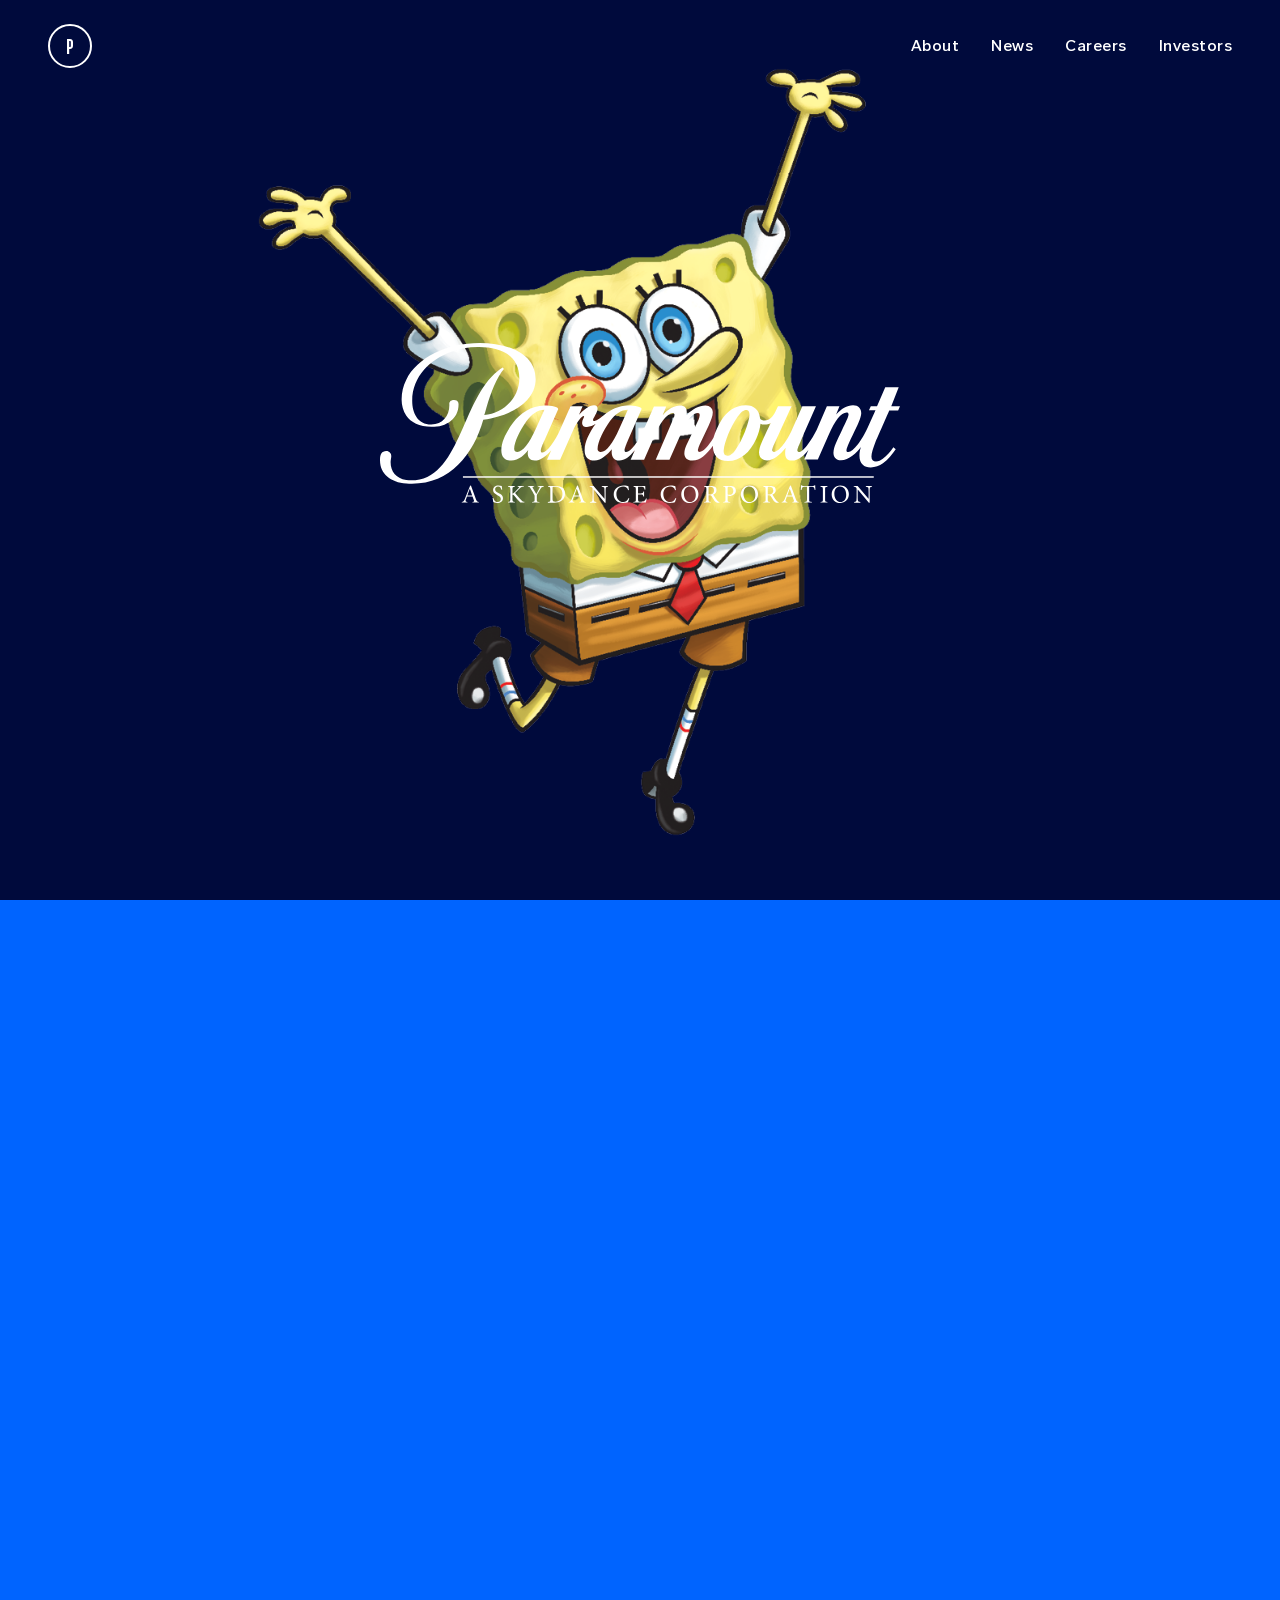
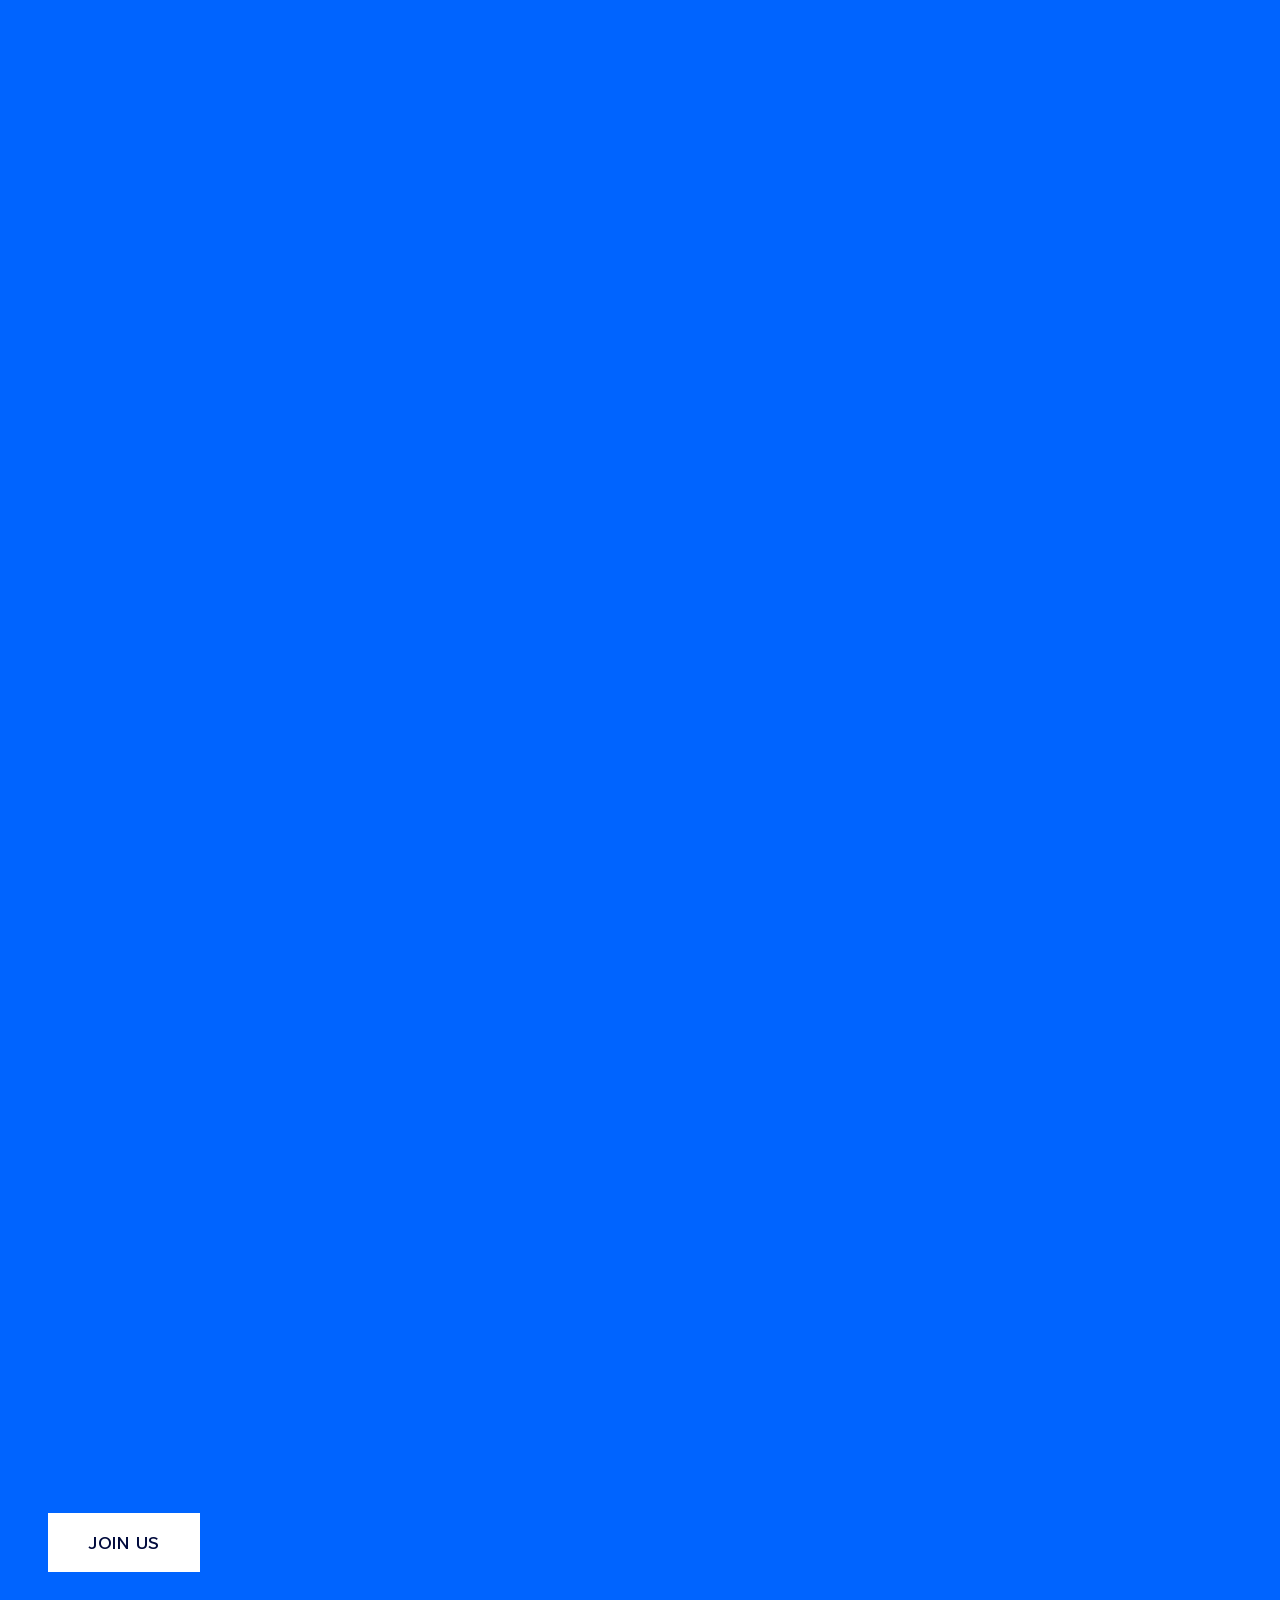
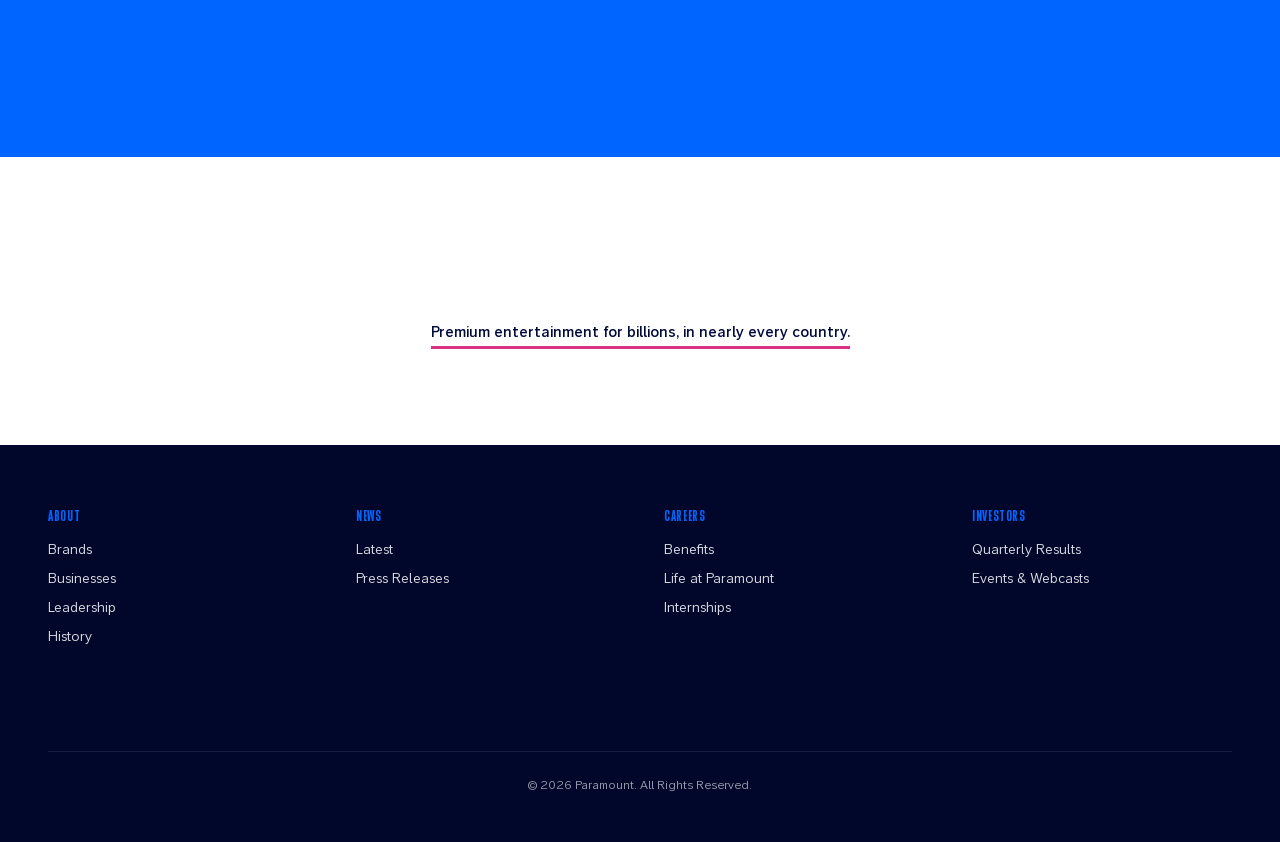
<file: stardust/prototypes/home-C-cinematic.html>
<!DOCTYPE html>
<html lang="en">
<head>
<!-- stardust:provenance
  writtenBy:        stardust:prototype (uplift Phase 5, Phase 2.4 motion application)
  writtenAt:        2026-06-29T15:45:00Z
  page:             home
  pageUrl:          https://www.paramount.com/
  variant:          C (kinetic display) — CINEMATIC SURFACE
  againstDirection: stardust/direction.md (Active 2026-06-29T15:10:00Z)
  readArtifacts:
    - stardust/current/pages/index.json
    - DESIGN-C.md
    - DESIGN-C.json (extensions.motion.register = kinetic-display)
    - skills/prototype/reference/motion-runtime.md
  mode:             Mode A (brand-faithful)
  motionRegister:   kinetic-display
  motionStack:      Lenis + CSS keyframes + rAF + IntersectionObserver
  reducedMotion:    full fallback to static end-states
  unsourcedContent: []
  stardustVersion:  0.13.1
-->
<meta charset="UTF-8">
<meta name="viewport" content="width=device-width, initial-scale=1">
<title>Home | Paramount</title>
<link rel="stylesheet" href="lenis.min.css">
<style>
  @font-face { font-family:"Paramount Vista Sans"; src:url("../current/assets/fonts/ParamountVistaSans-CondensedBold.woff2") format("woff2"); font-weight:700; font-display:swap; }
  @font-face { font-family:"Paramount Vista Sans"; src:url("../current/assets/fonts/ParamountVistaSans-CondensedRegular.woff2") format("woff2"); font-weight:400; font-display:swap; }
  @font-face { font-family:"Peak Sans"; src:url("../current/assets/fonts/PeakSans-Regular.woff2") format("woff2"); font-weight:400; font-display:swap; }
  @font-face { font-family:"Peak Sans"; src:url("../current/assets/fonts/PeakSans-Semibold.woff2") format("woff2"); font-weight:600; font-display:swap; }

  :root {
    --heading-font-family: "Paramount Vista Sans", "Arial Narrow", sans-serif;
    --body-font-family: "Peak Sans", Helvetica, Arial, sans-serif;
    --heading-xxl: clamp(64px, 12vw, 200px);
    --heading-xl: clamp(48px, 8vw, 130px);
    --heading-lg: clamp(32px, 5vw, 72px);
    --heading-md: 28px;
    --body: 18px;
    --body-sm: 15px;
    --line-height-heading: 0.88;
    --line-height-body: 1.5;
    --color-bg: #000A3C;
    --color-deep: #00072B;
    --color-fg: #FFFFFF;
    --color-accent: #0064FF;
    --color-magenta: #D63384;
    --color-paper: #FFFFFF;
    --spacing-xs: 4px; --spacing-sm: 8px; --spacing-md: 16px; --spacing-lg: 24px; --spacing-xl: 48px; --spacing-2xl: 96px;
    --section-padding: 64px;
    --max-width: 1280px;
    --radius: 0px;
    /* Motion tokens — kinetic-display register (DESIGN-C.json extensions.motion) */
    --ease-out-cubic: cubic-bezier(0.25, 0.46, 0.45, 0.94);
    --ease-out-quart: cubic-bezier(0.42, 0, 0, 1);
    --ease-expo: cubic-bezier(0.16, 1, 0.3, 1);
    --enter-duration: 800ms;
    --enter-stagger: 110ms;
    --parallax-translate: 30;
    --parallax-fade: 0.3;
    --parallax-progress: 0;
  }

  * { box-sizing: border-box; margin: 0; padding: 0; }
  html.lenis, html.lenis body { height: auto; }
  .lenis.lenis-smooth { scroll-behavior: auto !important; }
  body { font-family: var(--body-font-family); font-size: var(--body); line-height: var(--line-height-body); color: var(--color-fg); background: var(--color-bg); }
  img { display: block; max-width: 100%; }
  a { color: inherit; text-decoration: none; }
  h1, h2, h3 { font-family: var(--heading-font-family); font-weight: 700; line-height: var(--line-height-heading); text-transform: uppercase; }
  .container { max-width: var(--max-width); margin: 0 auto; padding-inline: var(--spacing-xl); }

  header { position: fixed; top: 0; left: 0; right: 0; z-index: 20; transition: background .3s, padding .3s; }
  header.scrolled { background: rgba(0,7,43,.92); backdrop-filter: none; }
  .nav { display: flex; align-items: center; justify-content: space-between; padding: 24px var(--spacing-xl); transition: padding .3s; }
  header.scrolled .nav { padding: 14px var(--spacing-xl); }
  .logo-mark { width: 44px; height: 44px; border: 2px solid var(--color-paper); border-radius: 50%; display: grid; place-items: center; font-family: var(--heading-font-family); font-weight: 700; font-size: 22px; color: var(--color-paper); }
  .nav-links { display: flex; gap: 32px; list-style: none; font-weight: 600; font-size: 16px; letter-spacing: .03em; }
  .nav-links a { padding: 4px 0; border-bottom: 2px solid transparent; transition: border-color .2s; }
  .nav-links a:hover { border-color: var(--color-magenta); }
  .burger { display: none; background: none; border: none; color: var(--color-paper); font-size: 28px; cursor: pointer; }

  /* Hero with kinetic letter-unmask + IP cross-fade */
  .hero { position: relative; min-height: 100vh; background: var(--color-bg); display: grid; place-items: center; overflow: hidden; text-align: center; }
  .hero-marquee { position: absolute; inset: 0; display: grid; place-items: center; z-index: 2; will-change: transform; }
  .hero__we { color: var(--color-accent); font-size: var(--heading-xxl); letter-spacing: -.01em; }
  .hero__we .ltr { display: inline-block; clip-path: inset(0 0 100% 0); transform: translateY(20%); }
  .hero__stage { position: absolute; inset: 0; z-index: 3; pointer-events: none; }
  .hero__img { position: absolute; inset: 0; margin: auto; height: 86%; width: auto; object-fit: contain; opacity: 0; transition: opacity 1s var(--ease-out-cubic); }
  .hero__img.active { opacity: 1; }
  .hero__wordmark { position: relative; z-index: 4; width: min(520px, 70vw); margin-top: -6vh; opacity: 0; transform: translateY(16px); transition: opacity .9s var(--ease-expo) .9s, transform .9s var(--ease-expo) .9s; }
  .hero__wordmark.in { opacity: 1; transform: none; }
  .hero__eyebrow { position: relative; z-index: 4; font-family: var(--body-font-family); font-weight: 600; letter-spacing: .35em; font-size: 13px; color: var(--color-paper); margin-top: 16px; text-transform: uppercase; opacity: 0; transition: opacity .8s ease 1.3s; }
  .hero__eyebrow.in { opacity: .85; }
  .hero__inner { position: relative; z-index: 4; display: grid; place-items: center; }

  /* Display-head word-wipe (kinetic-display) */
  .display-head .word { display: inline-block; }

  .brands { background: var(--color-accent); color: var(--color-paper); padding: var(--section-padding) 0; }
  .brands h2 { font-size: var(--heading-xl); text-align: center; margin-bottom: var(--spacing-xl); }
  .brand-grid { display: grid; grid-template-columns: repeat(4, 1fr); gap: 8px; }
  .tile { position: relative; aspect-ratio: 3/4; overflow: hidden; background: var(--color-bg); }
  .tile img { width: 100%; height: 100%; object-fit: cover; transition: transform .4s; }
  .tile:hover img { transform: scale(1.04); }
  .tile__label { position: absolute; left: 14px; bottom: 12px; right: 14px; z-index: 2; }
  .tile__name { font-family: var(--heading-font-family); font-weight: 700; text-transform: uppercase; font-size: 22px; color: #fff; line-height: 1; }
  .tile__desc { font-size: 12px; line-height: 1.35; color: #fff; opacity: 0; max-height: 0; overflow: hidden; transition: opacity .3s, max-height .3s; }
  .tile:hover .tile__desc { opacity: .95; max-height: 80px; margin-top: 6px; }
  .tile::after { content: ""; position: absolute; inset: 0; background: linear-gradient(to top, rgba(0,7,43,.85) 0%, rgba(0,7,43,0) 45%); z-index: 1; }
  .tile--featured { grid-column: span 2; grid-row: span 2; }
  .tile--featured .tile__name { font-size: clamp(28px, 4vw, 56px); }

  .careers { background: var(--color-accent); color: var(--color-paper); }
  .careers__inner { display: grid; grid-template-columns: 1.1fr .9fr; align-items: center; gap: var(--spacing-2xl); padding: var(--section-padding) var(--spacing-xl); max-width: var(--max-width); margin: 0 auto; }
  .careers h2 { font-size: var(--heading-xl); margin-bottom: var(--spacing-lg); }
  .careers p { font-size: var(--body); max-width: 46ch; margin-bottom: var(--spacing-xl); }
  .careers img { width: 100%; aspect-ratio: 1/1; object-fit: cover; }
  .btn { display: inline-block; background: var(--color-paper); color: var(--color-bg); padding: 16px 40px; font-family: var(--body-font-family); font-weight: 600; text-transform: uppercase; letter-spacing: .04em; border: none; cursor: pointer; transition: background .2s, color .2s, transform .2s; }
  .btn:hover { background: var(--color-magenta); color: #fff; transform: translateY(-2px); }

  .relief { background: var(--color-paper); color: var(--color-bg); text-align: center; padding: var(--spacing-2xl) var(--spacing-xl); }
  .relief h2 { font-size: var(--heading-lg); }
  .relief .rule { display: inline-block; margin-top: 12px; font-family: var(--body-font-family); font-weight: 600; font-size: 15px; text-transform: none; border-bottom: 3px solid var(--color-magenta); padding-bottom: 2px; }

  footer { background: var(--color-deep); color: var(--color-paper); padding: var(--section-padding) 0 var(--spacing-xl); }
  .footer-cols { display: grid; grid-template-columns: repeat(4, 1fr); gap: var(--spacing-xl); }
  .footer-cols h3 { font-size: 16px; letter-spacing: .04em; margin-bottom: var(--spacing-md); color: var(--color-accent); }
  .footer-cols ul { list-style: none; }
  .footer-cols li { margin-bottom: 8px; font-size: 14px; opacity: .85; }
  .footer-cols a:hover { opacity: 1; color: var(--color-magenta); }
  .footer-legal { border-top: 1px solid rgba(255,255,255,.15); margin-top: var(--spacing-2xl); padding-top: var(--spacing-lg); font-size: 12px; opacity: .6; text-align: center; }

  @media (max-width: 900px) {
    .nav-links { display: none; }
    .burger { display: block; }
    .nav-links.open { display: flex; position: absolute; top: 72px; right: 24px; flex-direction: column; background: var(--color-deep); padding: 20px 28px; gap: 16px; }
    .careers__inner { grid-template-columns: 1fr; gap: var(--spacing-xl); }
    .brand-grid { grid-template-columns: repeat(2, 1fr); }
    .tile--featured { grid-column: span 2; grid-row: span 1; aspect-ratio: 16/9; }
    .footer-cols { grid-template-columns: repeat(2, 1fr); }
  }
  @media (max-width: 600px) {
    .container, .careers__inner { padding-inline: var(--spacing-lg); }
    .brand-grid { grid-template-columns: 1fr; }
    .tile--featured { grid-column: span 1; }
  }

  /* Reduced-motion: neutralize all motion to static end-states */
  @media (prefers-reduced-motion: reduce) {
    .hero__we .ltr { clip-path: none !important; transform: none !important; }
    .hero__img { opacity: 0; transition: none; }
    .hero__img.active { opacity: 1; }
    .hero__wordmark, .hero__eyebrow { opacity: 1 !important; transform: none !important; transition: none !important; }
    .hero__wordmark { opacity: 1 !important; }
    .hero__eyebrow { opacity: .85 !important; }
    [data-anim], [data-tile-anim], [data-split] span { opacity: 1 !important; transform: none !important; filter: none !important; clip-path: none !important; }
    .display-head .word { clip-path: none !important; transform: none !important; }
    header { position: absolute; }
  }
</style>
<noscript>
  <style>
    .hero__we .ltr { clip-path: none !important; transform: none !important; }
    .hero__img { opacity: 0 !important; }
    .hero__img:first-of-type { opacity: 1 !important; }
    .hero__wordmark { opacity: 1 !important; transform: none !important; }
    .hero__eyebrow { opacity: .85 !important; }
    [data-anim], [data-tile-anim], [data-split] span { opacity: 1 !important; transform: none !important; filter: none !important; clip-path: none !important; }
    .display-head .word { clip-path: none !important; transform: none !important; }
    header { position: absolute !important; }
  </style>
</noscript>
</head>
<body data-template="landing">
<header id="nav">
  <nav class="nav" aria-label="Primary">
    <a href="/" class="logo-mark" aria-label="Paramount home">P</a>
    <ul class="nav-links" id="navlinks">
      <li><a href="/about">About</a></li>
      <li><a href="/news">News</a></li>
      <li><a href="/careers">Careers</a></li>
      <li><a href="https://ir.paramount.com/">Investors</a></li>
    </ul>
    <button class="burger" aria-label="Menu" aria-expanded="false" aria-controls="navlinks">☰</button>
  </nav>
</header>
<main>
  <section class="hero" data-section="hero" data-intent="emotional hook" data-layout="full-bleed" data-media="animation">
    <div class="hero-marquee">
      <div class="hero__inner"><h1 class="hero__we" aria-label="We Are"><span class="ltr">W</span><span class="ltr">E</span><span class="ltr">&nbsp;</span><span class="ltr">A</span><span class="ltr">R</span><span class="ltr">E</span></h1></div>
    </div>
    <div class="hero__stage" aria-hidden="true">
      <img class="hero__img active" src="../current/assets/media/homepage-header-ip-images-sbsp-1280x956-0ac135.png" alt="">
      <img class="hero__img" src="../current/assets/media/homepage-header-ip-images-zoe-1280x956-97b045.png" alt="">
      <img class="hero__img" src="../current/assets/media/homepage-header-ip-images-ncis-1280x956-a431d7.png" alt="">
      <img class="hero__img" src="../current/assets/media/homepage-header-ip-images-rupaul-1280x95-ba1ad0.png" alt="">
      <img class="hero__img" src="../current/assets/media/home-page-ip-slider-startrek-1280x756-ad164f.png" alt="">
    </div>
    <img class="hero__wordmark" src="../current/assets/media/wordmark-white-tech.svg" alt="Paramount, A Skydance Corporation">
  </section>

  <section class="brands" data-section="brands" data-intent="value proposition" data-layout="grid" data-items="12">
    <div class="container">
      <h2 class="display-head"><span class="word">More</span> <span class="word">of</span> <span class="word">What</span> <span class="word">You</span> <span class="word">Love</span></h2>
      <div class="brand-grid">
        <a class="tile tile--featured" href="#" data-tile-anim><img src="../current/assets/media/startrek-discovery-767x767-a19454.jpg" alt="Paramount+"><span class="tile__label"><span class="tile__name">Paramount+</span><span class="tile__desc">A direct-to-consumer streaming service combining live sports, breaking news and A Mountain of Entertainment.</span></span></a>
        <a class="tile" href="#" data-tile-anim><img src="../current/assets/media/pp-brandimage-767x767-d4c7d2.jpg" alt="Paramount Pictures"><span class="tile__label"><span class="tile__name">Paramount Pictures</span><span class="tile__desc">A legendary producer and global distributor of filmed entertainment since 1912.</span></span></a>
        <a class="tile" href="#" data-tile-anim><img src="../current/assets/media/ghosts-767x767-1--b309b5.jpg" alt="CBS Entertainment"><span class="tile__label"><span class="tile__name">CBS</span><span class="tile__desc">CBS Television Network primetime comedy, drama, reality and late night.</span></span></a>
        <a class="tile" href="#" data-tile-anim><img src="../current/assets/media/pluto-brandimage-767x767-ef12b4.jpg" alt="Pluto TV"><span class="tile__label"><span class="tile__name">Pluto TV</span><span class="tile__desc">The leading free streaming television service, hundreds of live channels.</span></span></a>
        <a class="tile" href="#" data-tile-anim><img src="../current/assets/media/rupaul-767x767-82c5fa.jpg" alt="MTV"><span class="tile__label"><span class="tile__name">MTV</span><span class="tile__desc">The world's premier youth entertainment brand.</span></span></a>
        <a class="tile" href="#" data-tile-anim><img src="../current/assets/media/spongebob-brandfeature-304x456-237535.jpg" alt="Nickelodeon"><span class="tile__label"><span class="tile__name">Nickelodeon</span><span class="tile__desc">The number-one entertainment brand for kids, now in its 45th year.</span></span></a>
        <a class="tile" href="#" data-tile-anim><img src="../current/assets/media/nateburleson-767x767-e03e97.jpg" alt="CBS Sports"><span class="tile__label"><span class="tile__name">CBS Sports</span><span class="tile__desc">A year-round leader in television sports.</span></span></a>
        <a class="tile" href="#" data-tile-anim><img src="../current/assets/media/featured-image-09bff6.png" alt="Paramount Sports"><span class="tile__label"><span class="tile__name">Paramount Sports</span><span class="tile__desc">Premium sports storytelling content and experiences.</span></span></a>
        <a class="tile" href="#" data-tile-anim><img src="../current/assets/media/sistas-767x767-1--196161.jpg" alt="BET"><span class="tile__label"><span class="tile__name">BET</span><span class="tile__desc">The world's largest media company championing Black culture.</span></span></a>
        <a class="tile" href="#" data-tile-anim><img src="../current/assets/media/skydane-animation-2x3-0fd057.png" alt="Skydance Animation"><span class="tile__label"><span class="tile__name">Skydance Animation</span><span class="tile__desc">Bold, original stories set in incredible worlds.</span></span></a>
        <a class="tile" href="#" data-tile-anim><img src="../current/assets/media/cbsmornings-gayleking-767x767-cc9055.jpg" alt="CBS News"><span class="tile__label"><span class="tile__name">CBS News</span><span class="tile__desc">CBS News, 28 owned TV stations and the streaming network.</span></span></a>
        <a class="tile" href="#" data-tile-anim><img src="../current/assets/media/cc-brandimage-767x767-v2-7fc1f8.jpg" alt="Comedy Central"><span class="tile__label"><span class="tile__name">Comedy Central</span><span class="tile__desc">Comedy's biggest voices and funniest truths.</span></span></a>
      </div>
    </div>
  </section>

  <section class="careers" data-section="careers" data-intent="drive action" data-layout="split-media" data-media="image">
    <div class="careers__inner">
      <div>
        <h2 class="display-head"><span class="word">Shape</span> <span class="word">the</span> <span class="word">Future</span></h2>
        <p data-split>Join a global team telling the stories the world loves.</p>
        <a class="btn" href="/careers">Join Us</a>
      </div>
      <img src="../current/assets/media/career-person-01-720x738-55868c.png" alt="Life at Paramount" data-anim>
    </div>
  </section>

  <section class="relief" data-section="relief" data-intent="tonal break" data-layout="contained">
    <h2 class="display-head"><span class="word">One</span> <span class="word">House.</span> <span class="word">Every</span> <span class="word">Story.</span></h2>
    <div><span class="rule">Premium entertainment for billions, in nearly every country.</span></div>
  </section>
</main>

<footer data-section="footer" data-intent="navigation + legal" data-layout="grid">
  <div class="container">
    <div class="footer-cols">
      <div><h3>About</h3><ul><li><a href="/about/brands">Brands</a></li><li><a href="/about/businesses">Businesses</a></li><li><a href="/about/leadership">Leadership</a></li><li><a href="/about/history">History</a></li></ul></div>
      <div><h3>News</h3><ul><li><a href="/news">Latest</a></li><li><a href="/press">Press Releases</a></li></ul></div>
      <div><h3>Careers</h3><ul><li><a href="/careers/benefits">Benefits</a></li><li><a href="/careers/life-at-paramount">Life at Paramount</a></li><li><a href="/careers/internships">Internships</a></li></ul></div>
      <div><h3>Investors</h3><ul><li><a href="https://ir.paramount.com/quarterly-results">Quarterly Results</a></li><li><a href="https://ir.paramount.com/events-webcasts-annual-meetings">Events &amp; Webcasts</a></li></ul></div>
    </div>
    <div class="footer-legal">© 2026 Paramount. All Rights Reserved.</div>
  </div>
</footer>

<script src="lenis.min.js"></script>
<script>
(function () {
  const prefersReducedMotion = window.matchMedia('(prefers-reduced-motion: reduce)').matches;

  // ── Mobile nav a11y ──
  (function(){var b=document.querySelector('.burger'),n=document.getElementById('navlinks');if(!b||!n)return;b.addEventListener('click',function(){var o=n.classList.toggle('open');b.setAttribute('aria-expanded',o);});document.addEventListener('keydown',function(e){if(e.key==='Escape'){n.classList.remove('open');b.setAttribute('aria-expanded',false);}});})();

  // ── Hero letter-unmask + wordmark/eyebrow entrance (kinetic-display load gesture) ──
  function bootHero() {
    const letters = document.querySelectorAll('.hero__we .ltr');
    letters.forEach((l, i) => {
      l.style.transition = 'clip-path .7s var(--ease-expo) ' + (i * 90) + 'ms, transform .7s var(--ease-expo) ' + (i * 90) + 'ms';
      requestAnimationFrame(() => { l.style.clipPath = 'inset(0 0 0 0)'; l.style.transform = 'none'; });
    });
    setTimeout(() => { const w = document.querySelector('.hero__wordmark'); if (w) w.classList.add('in'); }, 50);
    setTimeout(() => { const e = document.querySelector('.hero__eyebrow'); if (e) e.classList.add('in'); }, 50);
  }

  // ── Hero IP cross-fade loop (reuses captured slick-carousel behavior) ──
  function bootHeroLoop() {
    const imgs = Array.from(document.querySelectorAll('.hero__img'));
    if (imgs.length < 2) return;
    let idx = 0;
    setInterval(() => {
      imgs[idx].classList.remove('active');
      idx = (idx + 1) % imgs.length;
      imgs[idx].classList.add('active');
    }, 4000);
  }

  if (prefersReducedMotion) {
    // Force static end-states
    document.querySelectorAll('.hero__we .ltr').forEach(l => { l.style.clipPath = 'none'; l.style.transform = 'none'; });
    document.querySelector('.hero__wordmark') && document.querySelector('.hero__wordmark').classList.add('in');
    document.querySelector('.hero__eyebrow') && document.querySelector('.hero__eyebrow').classList.add('in');
    document.querySelectorAll('[data-anim], [data-tile-anim], [data-split] span').forEach(el => { el.style.opacity = '1'; el.style.transform = 'none'; el.style.filter = 'none'; el.style.clipPath = 'none'; });
    document.querySelectorAll('.display-head .word').forEach(el => { el.style.clipPath = 'none'; el.style.transform = 'none'; });
    return; // no Lenis, no rAF
  }

  bootHero();
  bootHeroLoop();

  // ── Lenis smooth scroll ──
  const lenis = new Lenis({ lerp: 0.1, smoothWheel: true });
  window.__lenis = lenis;
  (function raf(t) { lenis.raf(t); requestAnimationFrame(raf); })(performance.now());

  // ── Nav scrolled state ──
  const nav = document.getElementById('nav');
  if (nav) lenis.on('scroll', ({ scroll }) => { nav.classList.toggle('scrolled', scroll > 40); });

  // ── Helpers ──
  const clamp = (v, lo, hi) => v < lo ? lo : v > hi ? hi : v;
  const easeOut3 = t => 1 - Math.pow(1 - t, 3);
  const getDocTop = el => el.getBoundingClientRect().top + (window.__lenis ? window.__lenis.scroll : window.scrollY);

  // ── kinetic-display register config ──
  const animConfig = {
    parallax: { translate: 30, fade: 0.3, rangeStart: 0, range: 80 },
    cards: { trigger: 0.85, range: 0.32, slide: 48, stagger: 0.16 },
  };

  // ── [data-split]: per-letter spans ──
  document.querySelectorAll('[data-split]').forEach((el) => {
    const text = el.textContent; el.textContent = '';
    text.split('').forEach((ch) => {
      const s = document.createElement('span');
      s.textContent = ch === ' ' ? ' ' : ch;
      s.style.display = 'inline-block';
      s.style.opacity = '0'; s.style.transform = 'translateY(60%)'; s.style.filter = 'blur(8px)';
      el.appendChild(s);
    });
  });

  const animList = [];
  const headWords = [];
  const splitLetters = [];

  function measure() {
    animList.forEach(({ el }) => { el.style.opacity = el.style.transform = el.style.willChange = ''; });
    animList.length = 0; headWords.length = 0; splitLetters.length = 0;

    document.querySelectorAll('[data-anim], [data-tile-anim]').forEach((el) => {
      const parent = el.closest('.brand-grid, .careers__inner, section');
      let stagger = 0;
      if (parent) {
        const peers = parent.querySelectorAll('[data-anim], [data-tile-anim]');
        const idx = Array.prototype.indexOf.call(peers, el);
        stagger = (idx % 8) * animConfig.cards.stagger;
      }
      el.style.opacity = '0';
      el.style.transform = el.hasAttribute('data-tile-anim') ? 'translateY(28px) rotateX(8deg)' : 'translateY(' + animConfig.cards.slide + 'px)';
      el.style.willChange = 'opacity, transform';
      animList.push({ el, triggerTop: getDocTop(el), staggerDelay: stagger });
    });

    document.querySelectorAll('.display-head').forEach((head) => {
      const words = head.querySelectorAll('.word');
      const top = getDocTop(head);
      words.forEach((w, i) => {
        w.style.clipPath = 'inset(0 100% 0 0)';
        w.style.transform = 'translateY(110%)';
        w.style.willChange = 'clip-path, transform';
        headWords.push({ el: w, triggerTop: top, staggerDelay: i * 0.15 });
      });
    });

    document.querySelectorAll('[data-split]').forEach((el) => {
      const top = getDocTop(el);
      el.querySelectorAll('span').forEach((s, i) => { splitLetters.push({ el: s, triggerTop: top, staggerDelay: i * 0.05 }); });
    });
  }

  const heroMarqueeEl = document.querySelector('.hero-marquee');

  (function tick() {
    const sY = window.__lenis ? window.__lenis.scroll : window.scrollY;
    const vh = window.innerHeight;
    const isDesktop = window.innerWidth > 767;

    if (heroMarqueeEl && isDesktop) {
      const pp = animConfig.parallax;
      const rs = pp.rangeStart / 100 * vh, re = pp.range / 100 * vh;
      const p = easeOut3(clamp((sY - rs) / (re - rs), 0, 1));
      heroMarqueeEl.style.transform = 'translateY(' + (p * -pp.translate) + 'vh)';
      document.documentElement.style.setProperty('--parallax-progress', p);
    } else if (heroMarqueeEl) {
      heroMarqueeEl.style.transform = '';
    }

    for (let i = 0; i < animList.length; i++) {
      const item = animList[i];
      const { trigger, range, slide } = animConfig.cards;
      const raw = (sY + vh * trigger - item.triggerTop) / (vh * range);
      const p = easeOut3(clamp(raw - item.staggerDelay, 0, 1));
      item.el.style.opacity = String(p);
      item.el.style.transform = item.el.hasAttribute('data-tile-anim')
        ? 'translateY(' + ((1 - p) * 28) + 'px) rotateX(' + ((1 - p) * 8) + 'deg)'
        : 'translateY(' + ((1 - p) * slide) + 'px)';
    }

    for (let i = 0; i < headWords.length; i++) {
      const item = headWords[i];
      const raw = (sY + vh * 0.85 - item.triggerTop) / (vh * 0.30);
      const p = easeOut3(clamp(raw - item.staggerDelay, 0, 1));
      item.el.style.clipPath = 'inset(0 ' + ((1 - p) * 100) + '% 0 0)';
      item.el.style.transform = 'translateY(' + ((1 - p) * 110) + '%)';
    }

    for (let i = 0; i < splitLetters.length; i++) {
      const item = splitLetters[i];
      const raw = (sY + vh * 0.85 - item.triggerTop) / (vh * 0.35);
      const p = easeOut3(clamp(raw - item.staggerDelay, 0, 1));
      item.el.style.opacity = String(p);
      item.el.style.transform = 'translateY(' + ((1 - p) * 60) + '%)';
      item.el.style.filter = 'blur(' + ((1 - p) * 8) + 'px)';
    }

    requestAnimationFrame(tick);
  })();

  measure();
  window.addEventListener('load', () => requestAnimationFrame(measure), { once: true });
  window.addEventListener('resize', measure, { passive: true });
})();
</script>
</body>
</html>
</file>
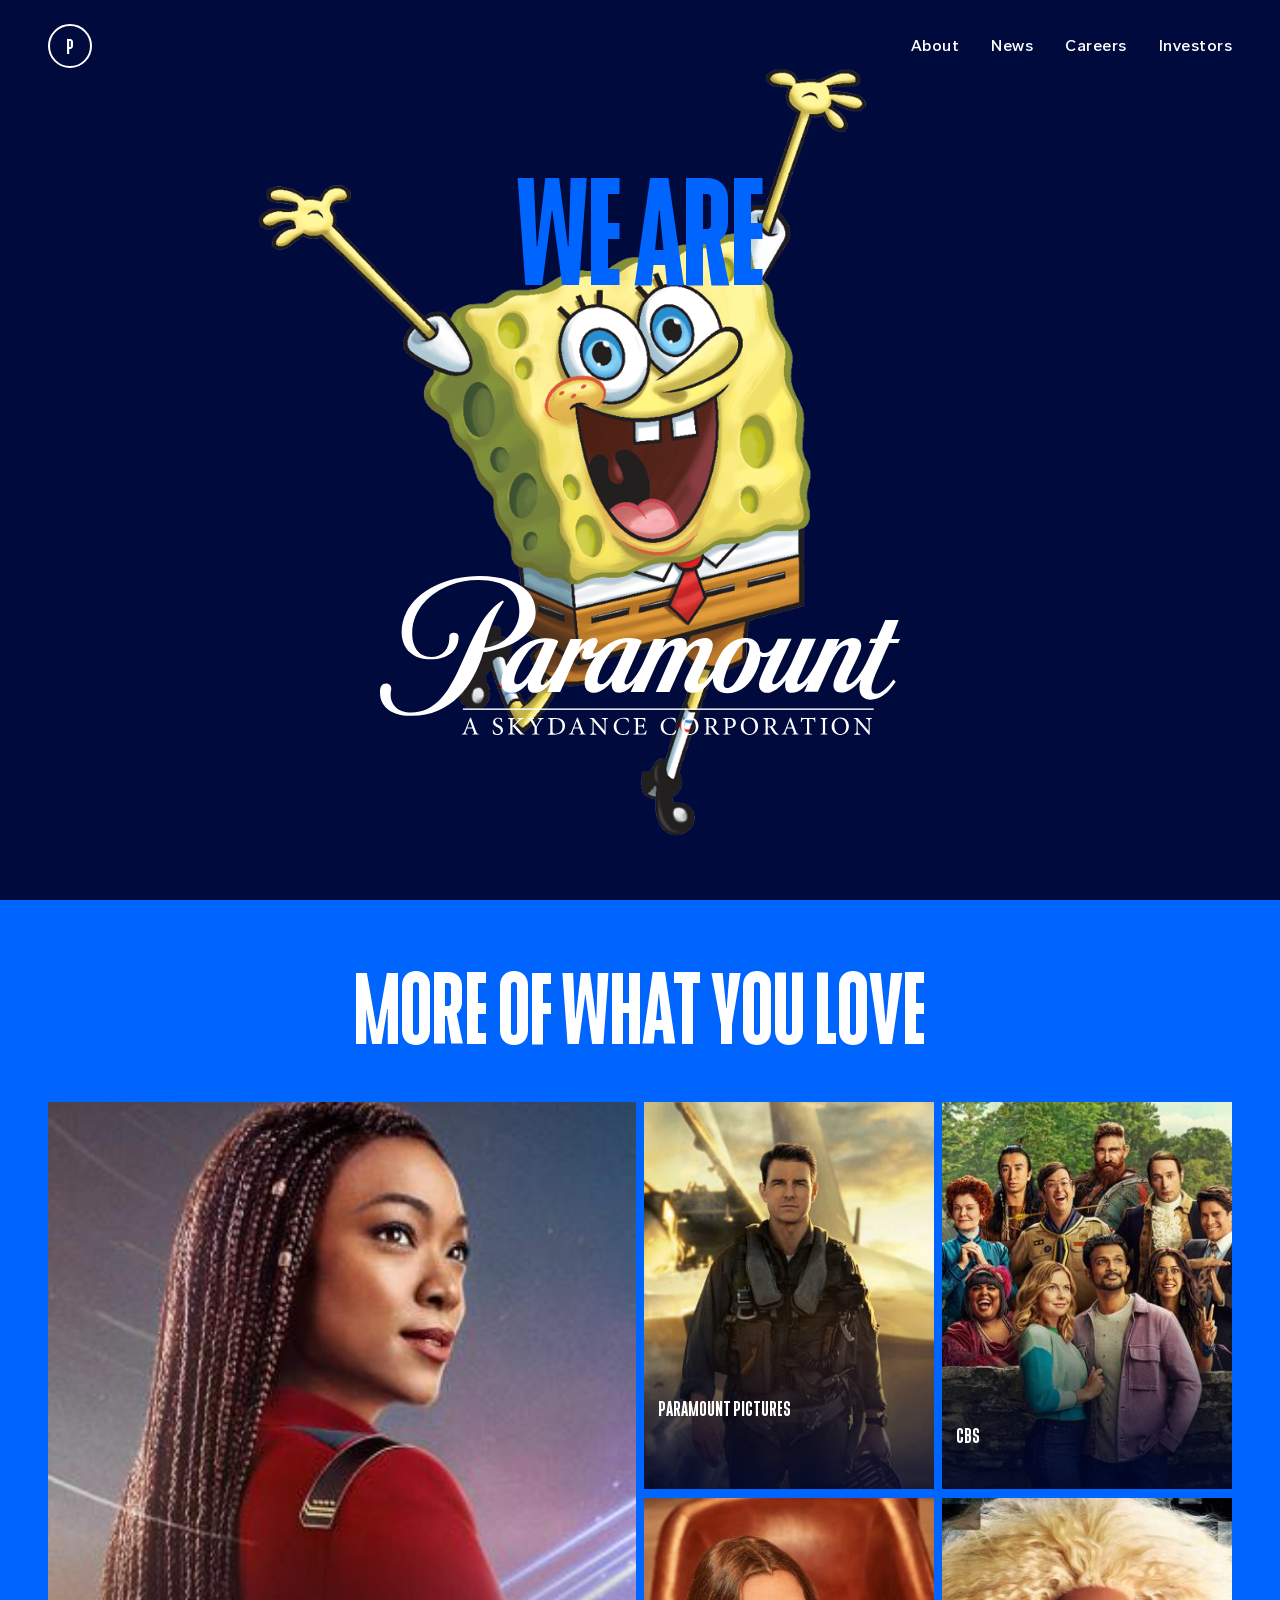
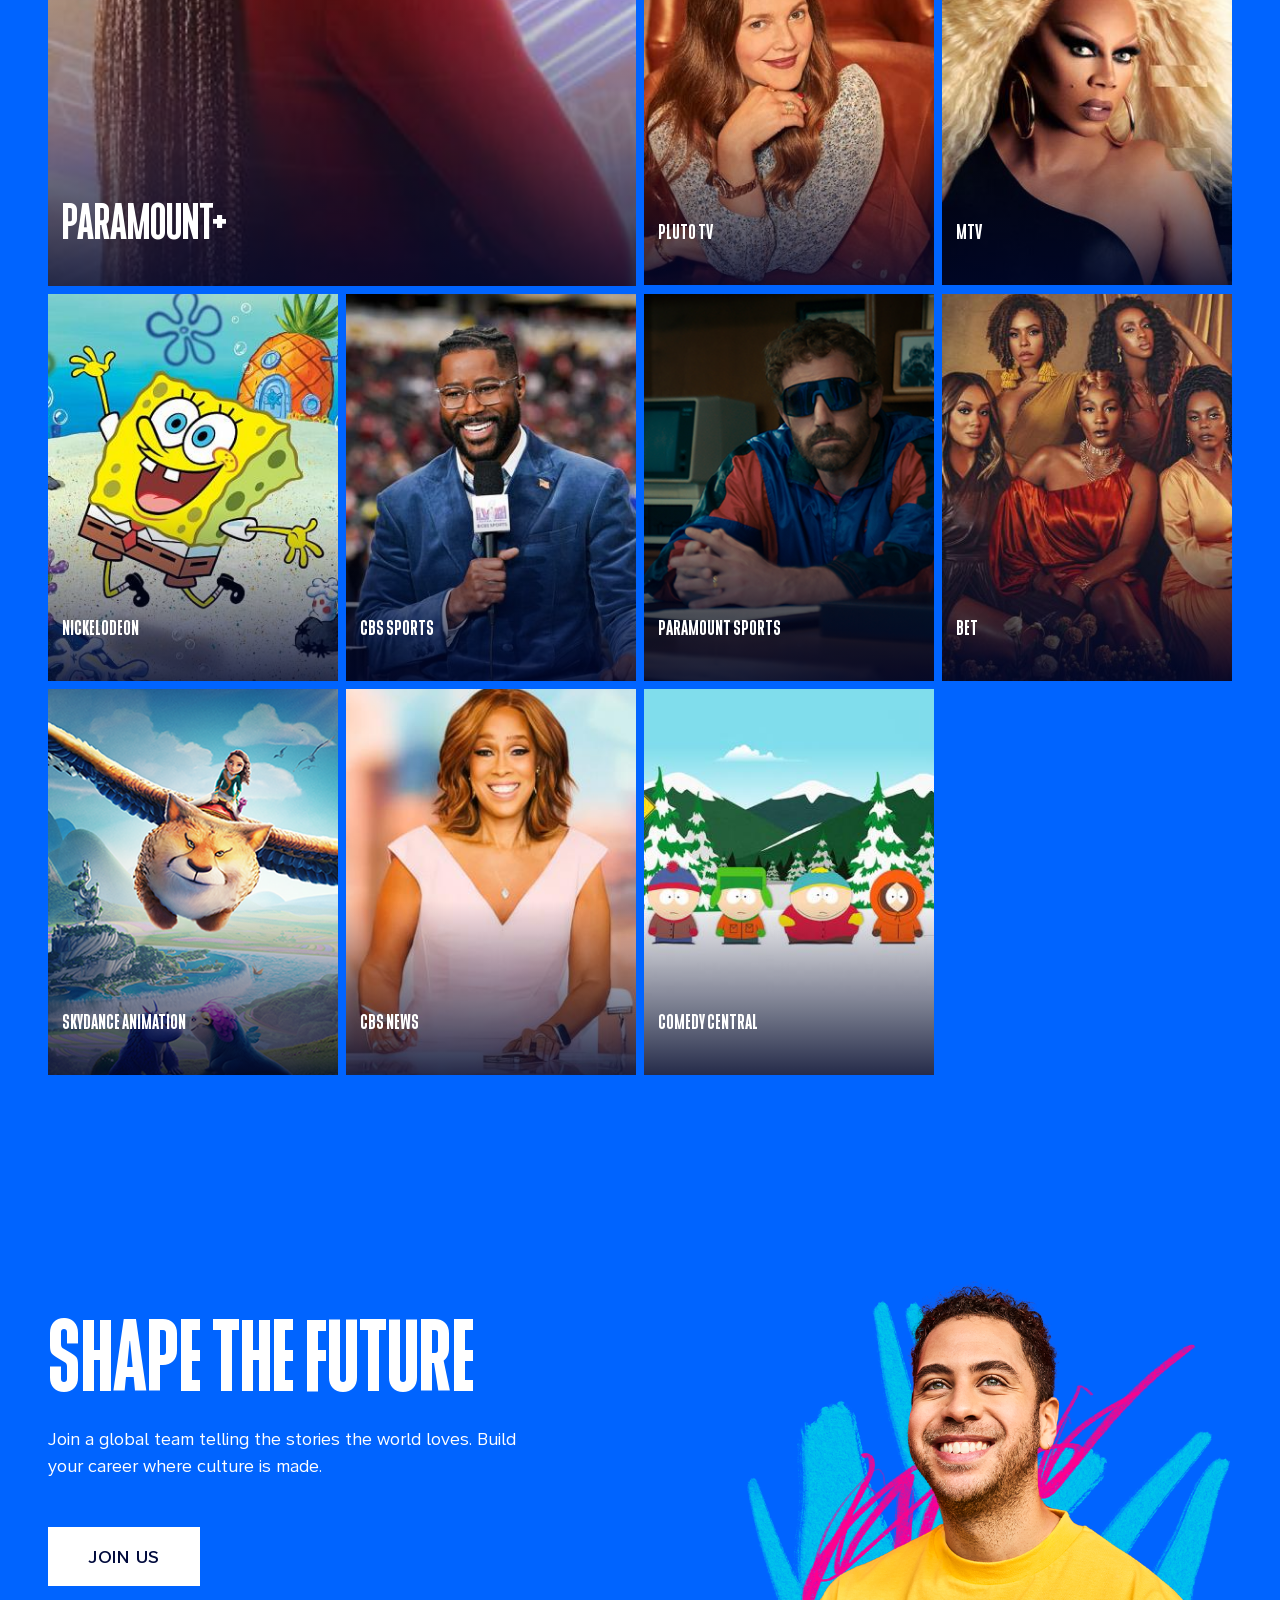
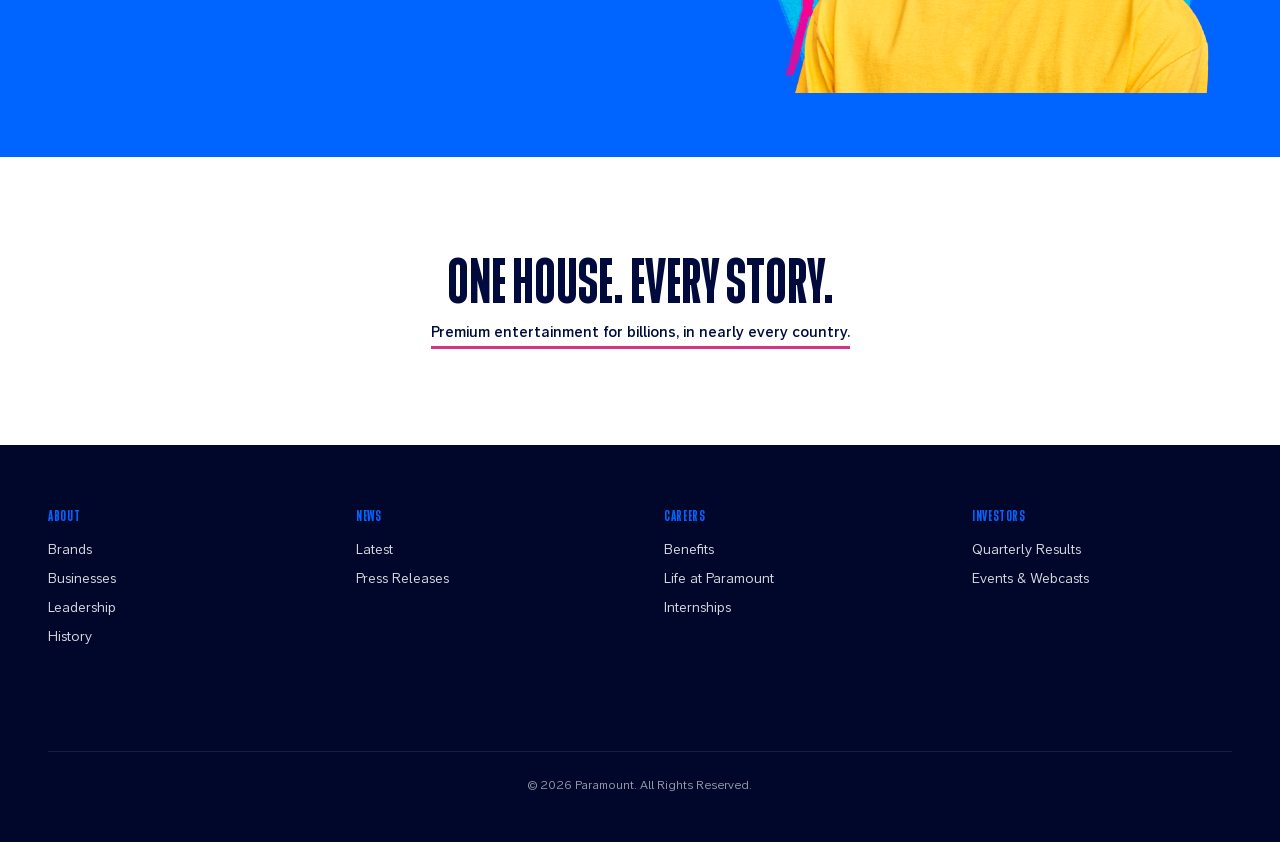
<file: stardust/prototypes/home-C-proposed.html>
<!DOCTYPE html>
<html lang="en">
<head>
<!-- stardust:provenance
  writtenBy:        stardust:prototype (uplift Phase 5)
  writtenAt:        2026-06-29T15:40:00Z
  page:             home
  pageUrl:          https://www.paramount.com/
  variant:          C (kinetic display) — STATIC REFERENCE
  againstDirection: stardust/direction.md (Active 2026-06-29T15:10:00Z)
  readArtifacts:
    - stardust/current/pages/index.json
    - DESIGN-C.md
    - DESIGN-C.json
  mode:             Mode A (brand-faithful)
  note:             Static reference for variant C. Identical IA to variant A. The cinematic surface is home-C-cinematic.html.
  unsourcedContent: []
  stardustVersion:  0.13.1
-->
<meta charset="UTF-8">
<meta name="viewport" content="width=device-width, initial-scale=1">
<title>Home | Paramount</title>
<style>
  @font-face { font-family:"Paramount Vista Sans"; src:url("../current/assets/fonts/ParamountVistaSans-CondensedBold.woff2") format("woff2"); font-weight:700; font-display:swap; }
  @font-face { font-family:"Paramount Vista Sans"; src:url("../current/assets/fonts/ParamountVistaSans-CondensedRegular.woff2") format("woff2"); font-weight:400; font-display:swap; }
  @font-face { font-family:"Peak Sans"; src:url("../current/assets/fonts/PeakSans-Regular.woff2") format("woff2"); font-weight:400; font-display:swap; }
  @font-face { font-family:"Peak Sans"; src:url("../current/assets/fonts/PeakSans-Semibold.woff2") format("woff2"); font-weight:600; font-display:swap; }

  :root {
    --heading-font-family: "Paramount Vista Sans", "Arial Narrow", sans-serif;
    --body-font-family: "Peak Sans", Helvetica, Arial, sans-serif;
    --heading-xxl: clamp(64px, 12vw, 200px);
    --heading-xl: clamp(48px, 8vw, 130px);
    --heading-lg: clamp(32px, 5vw, 72px);
    --heading-md: 28px;
    --body: 18px;
    --body-sm: 15px;
    --line-height-heading: 0.88;
    --line-height-body: 1.5;
    --color-bg: #000A3C;
    --color-deep: #00072B;
    --color-fg: #FFFFFF;
    --color-accent: #0064FF;
    --color-magenta: #D63384;
    --color-paper: #FFFFFF;
    --spacing-xs: 4px; --spacing-sm: 8px; --spacing-md: 16px; --spacing-lg: 24px; --spacing-xl: 48px; --spacing-2xl: 96px;
    --section-padding: 64px;
    --max-width: 1280px;
    --radius: 0px;
  }

  * { box-sizing: border-box; margin: 0; padding: 0; }
  html { scroll-behavior: smooth; }
  body { font-family: var(--body-font-family); font-size: var(--body); line-height: var(--line-height-body); color: var(--color-fg); background: var(--color-bg); }
  img { display: block; max-width: 100%; }
  a { color: inherit; text-decoration: none; }
  h1, h2, h3 { font-family: var(--heading-font-family); font-weight: 700; line-height: var(--line-height-heading); text-transform: uppercase; }
  .container { max-width: var(--max-width); margin: 0 auto; padding-inline: var(--spacing-xl); }

  header { position: absolute; top: 0; left: 0; right: 0; z-index: 20; }
  .nav { display: flex; align-items: center; justify-content: space-between; padding: 24px var(--spacing-xl); }
  .logo-mark { width: 44px; height: 44px; border: 2px solid var(--color-paper); border-radius: 50%; display: grid; place-items: center; font-family: var(--heading-font-family); font-weight: 700; font-size: 22px; color: var(--color-paper); }
  .nav-links { display: flex; gap: 32px; list-style: none; font-weight: 600; font-size: 16px; letter-spacing: .03em; }
  .nav-links a { padding: 4px 0; border-bottom: 2px solid transparent; transition: border-color .2s; }
  .nav-links a:hover { border-color: var(--color-magenta); }
  .burger { display: none; background: none; border: none; color: var(--color-paper); font-size: 28px; cursor: pointer; }

  .hero { position: relative; min-height: 100vh; background: var(--color-bg); display: grid; place-items: center; overflow: hidden; text-align: center; }
  .hero__we { color: var(--color-accent); font-size: var(--heading-xxl); letter-spacing: -.01em; position: relative; z-index: 2; }
  .hero__img { position: absolute; inset: 0; margin: auto; height: 86%; width: auto; object-fit: contain; z-index: 3; pointer-events: none; }
  .hero__wordmark { position: relative; z-index: 4; width: min(520px, 70vw); margin-top: -6vh; }
  .hero__eyebrow { position: relative; z-index: 4; font-family: var(--body-font-family); font-weight: 600; letter-spacing: .35em; font-size: 13px; color: var(--color-paper); margin-top: 16px; text-transform: uppercase; }
  .hero__inner { position: relative; z-index: 4; display: grid; place-items: center; }

  .brands { background: var(--color-accent); color: var(--color-paper); padding: var(--section-padding) 0; }
  .brands h2 { font-size: var(--heading-xl); text-align: center; margin-bottom: var(--spacing-xl); }
  .brand-grid { display: grid; grid-template-columns: repeat(4, 1fr); gap: 8px; }
  .tile { position: relative; aspect-ratio: 3/4; overflow: hidden; background: var(--color-bg); }
  .tile img { width: 100%; height: 100%; object-fit: cover; transition: transform .4s; }
  .tile:hover img { transform: scale(1.04); }
  .tile__label { position: absolute; left: 14px; bottom: 12px; right: 14px; z-index: 2; }
  .tile__name { font-family: var(--heading-font-family); font-weight: 700; text-transform: uppercase; font-size: 22px; color: #fff; line-height: 1; }
  .tile__desc { font-size: 12px; line-height: 1.35; color: #fff; opacity: 0; max-height: 0; overflow: hidden; transition: opacity .3s, max-height .3s; }
  .tile:hover .tile__desc { opacity: .95; max-height: 80px; margin-top: 6px; }
  .tile::after { content: ""; position: absolute; inset: 0; background: linear-gradient(to top, rgba(0,7,43,.85) 0%, rgba(0,7,43,0) 45%); z-index: 1; }
  .tile--featured { grid-column: span 2; grid-row: span 2; }
  .tile--featured .tile__name { font-size: clamp(28px, 4vw, 56px); }

  .careers { background: var(--color-accent); color: var(--color-paper); }
  .careers__inner { display: grid; grid-template-columns: 1.1fr .9fr; align-items: center; gap: var(--spacing-2xl); padding: var(--section-padding) var(--spacing-xl); max-width: var(--max-width); margin: 0 auto; }
  .careers h2 { font-size: var(--heading-xl); margin-bottom: var(--spacing-lg); }
  .careers p { font-size: var(--body); max-width: 46ch; margin-bottom: var(--spacing-xl); }
  .careers img { width: 100%; aspect-ratio: 1/1; object-fit: cover; }
  .btn { display: inline-block; background: var(--color-paper); color: var(--color-bg); padding: 16px 40px; font-family: var(--body-font-family); font-weight: 600; text-transform: uppercase; letter-spacing: .04em; border: none; cursor: pointer; transition: background .2s, color .2s, transform .2s; }
  .btn:hover { background: var(--color-magenta); color: #fff; transform: translateY(-2px); }

  .relief { background: var(--color-paper); color: var(--color-bg); text-align: center; padding: var(--spacing-2xl) var(--spacing-xl); }
  .relief h2 { font-size: var(--heading-lg); }
  .relief .rule { display: inline-block; margin-top: 12px; font-family: var(--body-font-family); font-weight: 600; font-size: 15px; text-transform: none; border-bottom: 3px solid var(--color-magenta); padding-bottom: 2px; }

  footer { background: var(--color-deep); color: var(--color-paper); padding: var(--section-padding) 0 var(--spacing-xl); }
  .footer-cols { display: grid; grid-template-columns: repeat(4, 1fr); gap: var(--spacing-xl); }
  .footer-cols h3 { font-size: 16px; letter-spacing: .04em; margin-bottom: var(--spacing-md); color: var(--color-accent); }
  .footer-cols ul { list-style: none; }
  .footer-cols li { margin-bottom: 8px; font-size: 14px; opacity: .85; }
  .footer-cols a:hover { opacity: 1; color: var(--color-magenta); }
  .footer-legal { border-top: 1px solid rgba(255,255,255,.15); margin-top: var(--spacing-2xl); padding-top: var(--spacing-lg); font-size: 12px; opacity: .6; text-align: center; }

  @media (max-width: 900px) {
    .nav-links { display: none; }
    .burger { display: block; }
    .nav-links.open { display: flex; position: absolute; top: 72px; right: 24px; flex-direction: column; background: var(--color-deep); padding: 20px 28px; gap: 16px; }
    .careers__inner { grid-template-columns: 1fr; gap: var(--spacing-xl); }
    .brand-grid { grid-template-columns: repeat(2, 1fr); }
    .tile--featured { grid-column: span 2; grid-row: span 1; aspect-ratio: 16/9; }
    .footer-cols { grid-template-columns: repeat(2, 1fr); }
  }
  @media (max-width: 600px) {
    .container, .careers__inner { padding-inline: var(--spacing-lg); }
    .brand-grid { grid-template-columns: 1fr; }
    .tile--featured { grid-column: span 1; }
  }
</style>
</head>
<body data-template="landing">
<header>
  <nav class="nav" aria-label="Primary">
    <a href="/" class="logo-mark" aria-label="Paramount home">P</a>
    <ul class="nav-links" id="navlinks">
      <li><a href="/about">About</a></li>
      <li><a href="/news">News</a></li>
      <li><a href="/careers">Careers</a></li>
      <li><a href="https://ir.paramount.com/">Investors</a></li>
    </ul>
    <button class="burger" aria-label="Menu" aria-expanded="false" aria-controls="navlinks">☰</button>
  </nav>
</header>
<main>
  <section class="hero" data-section="hero" data-intent="emotional hook" data-layout="full-bleed" data-media="image">
    <div class="hero__inner"><h1 class="hero__we">WE ARE</h1></div>
    <img class="hero__img" src="../current/assets/media/homepage-header-ip-images-sbsp-1280x956-0ac135.png" alt="SpongeBob SquarePants">
    <img class="hero__wordmark" src="../current/assets/media/wordmark-white-tech.svg" alt="Paramount, A Skydance Corporation">
  </section>

  <section class="brands" data-section="brands" data-intent="value proposition" data-layout="grid" data-items="12">
    <div class="container">
      <h2>More of What You Love</h2>
      <div class="brand-grid">
        <a class="tile tile--featured" href="#"><img src="../current/assets/media/startrek-discovery-767x767-a19454.jpg" alt="Paramount+"><span class="tile__label"><span class="tile__name">Paramount+</span><span class="tile__desc">A direct-to-consumer streaming service combining live sports, breaking news and A Mountain of Entertainment.</span></span></a>
        <a class="tile" href="#"><img src="../current/assets/media/pp-brandimage-767x767-d4c7d2.jpg" alt="Paramount Pictures"><span class="tile__label"><span class="tile__name">Paramount Pictures</span><span class="tile__desc">A legendary producer and global distributor of filmed entertainment since 1912.</span></span></a>
        <a class="tile" href="#"><img src="../current/assets/media/ghosts-767x767-1--b309b5.jpg" alt="CBS Entertainment"><span class="tile__label"><span class="tile__name">CBS</span><span class="tile__desc">CBS Television Network primetime comedy, drama, reality and late night.</span></span></a>
        <a class="tile" href="#"><img src="../current/assets/media/pluto-brandimage-767x767-ef12b4.jpg" alt="Pluto TV"><span class="tile__label"><span class="tile__name">Pluto TV</span><span class="tile__desc">The leading free streaming television service, hundreds of live channels.</span></span></a>
        <a class="tile" href="#"><img src="../current/assets/media/rupaul-767x767-82c5fa.jpg" alt="MTV"><span class="tile__label"><span class="tile__name">MTV</span><span class="tile__desc">The world's premier youth entertainment brand.</span></span></a>
        <a class="tile" href="#"><img src="../current/assets/media/spongebob-brandfeature-304x456-237535.jpg" alt="Nickelodeon"><span class="tile__label"><span class="tile__name">Nickelodeon</span><span class="tile__desc">The number-one entertainment brand for kids, now in its 45th year.</span></span></a>
        <a class="tile" href="#"><img src="../current/assets/media/nateburleson-767x767-e03e97.jpg" alt="CBS Sports"><span class="tile__label"><span class="tile__name">CBS Sports</span><span class="tile__desc">A year-round leader in television sports.</span></span></a>
        <a class="tile" href="#"><img src="../current/assets/media/featured-image-09bff6.png" alt="Paramount Sports"><span class="tile__label"><span class="tile__name">Paramount Sports</span><span class="tile__desc">Premium sports storytelling content and experiences.</span></span></a>
        <a class="tile" href="#"><img src="../current/assets/media/sistas-767x767-1--196161.jpg" alt="BET"><span class="tile__label"><span class="tile__name">BET</span><span class="tile__desc">The world's largest media company championing Black culture.</span></span></a>
        <a class="tile" href="#"><img src="../current/assets/media/skydane-animation-2x3-0fd057.png" alt="Skydance Animation"><span class="tile__label"><span class="tile__name">Skydance Animation</span><span class="tile__desc">Bold, original stories set in incredible worlds.</span></span></a>
        <a class="tile" href="#"><img src="../current/assets/media/cbsmornings-gayleking-767x767-cc9055.jpg" alt="CBS News"><span class="tile__label"><span class="tile__name">CBS News</span><span class="tile__desc">CBS News, 28 owned TV stations and the streaming network.</span></span></a>
        <a class="tile" href="#"><img src="../current/assets/media/cc-brandimage-767x767-v2-7fc1f8.jpg" alt="Comedy Central"><span class="tile__label"><span class="tile__name">Comedy Central</span><span class="tile__desc">Comedy's biggest voices and funniest truths.</span></span></a>
      </div>
    </div>
  </section>

  <section class="careers" data-section="careers" data-intent="drive action" data-layout="split-media" data-media="image">
    <div class="careers__inner">
      <div>
        <h2>Shape the Future</h2>
        <p>Join a global team telling the stories the world loves. Build your career where culture is made.</p>
        <a class="btn" href="/careers">Join Us</a>
      </div>
      <img src="../current/assets/media/career-person-01-720x738-55868c.png" alt="Life at Paramount">
    </div>
  </section>

  <section class="relief" data-section="relief" data-intent="tonal break" data-layout="contained">
    <h2>One House. Every Story.</h2>
    <div><span class="rule">Premium entertainment for billions, in nearly every country.</span></div>
  </section>
</main>

<footer data-section="footer" data-intent="navigation + legal" data-layout="grid">
  <div class="container">
    <div class="footer-cols">
      <div><h3>About</h3><ul><li><a href="/about/brands">Brands</a></li><li><a href="/about/businesses">Businesses</a></li><li><a href="/about/leadership">Leadership</a></li><li><a href="/about/history">History</a></li></ul></div>
      <div><h3>News</h3><ul><li><a href="/news">Latest</a></li><li><a href="/press">Press Releases</a></li></ul></div>
      <div><h3>Careers</h3><ul><li><a href="/careers/benefits">Benefits</a></li><li><a href="/careers/life-at-paramount">Life at Paramount</a></li><li><a href="/careers/internships">Internships</a></li></ul></div>
      <div><h3>Investors</h3><ul><li><a href="https://ir.paramount.com/quarterly-results">Quarterly Results</a></li><li><a href="https://ir.paramount.com/events-webcasts-annual-meetings">Events &amp; Webcasts</a></li></ul></div>
    </div>
    <div class="footer-legal">© 2026 Paramount. All Rights Reserved.</div>
  </div>
</footer>

<script>
  (function(){var b=document.querySelector('.burger'),n=document.getElementById('navlinks');if(!b||!n)return;b.addEventListener('click',function(){var o=n.classList.toggle('open');b.setAttribute('aria-expanded',o);});document.addEventListener('keydown',function(e){if(e.key==='Escape'){n.classList.remove('open');b.setAttribute('aria-expanded',false);}});})();
</script>
</body>
</html>
</file>
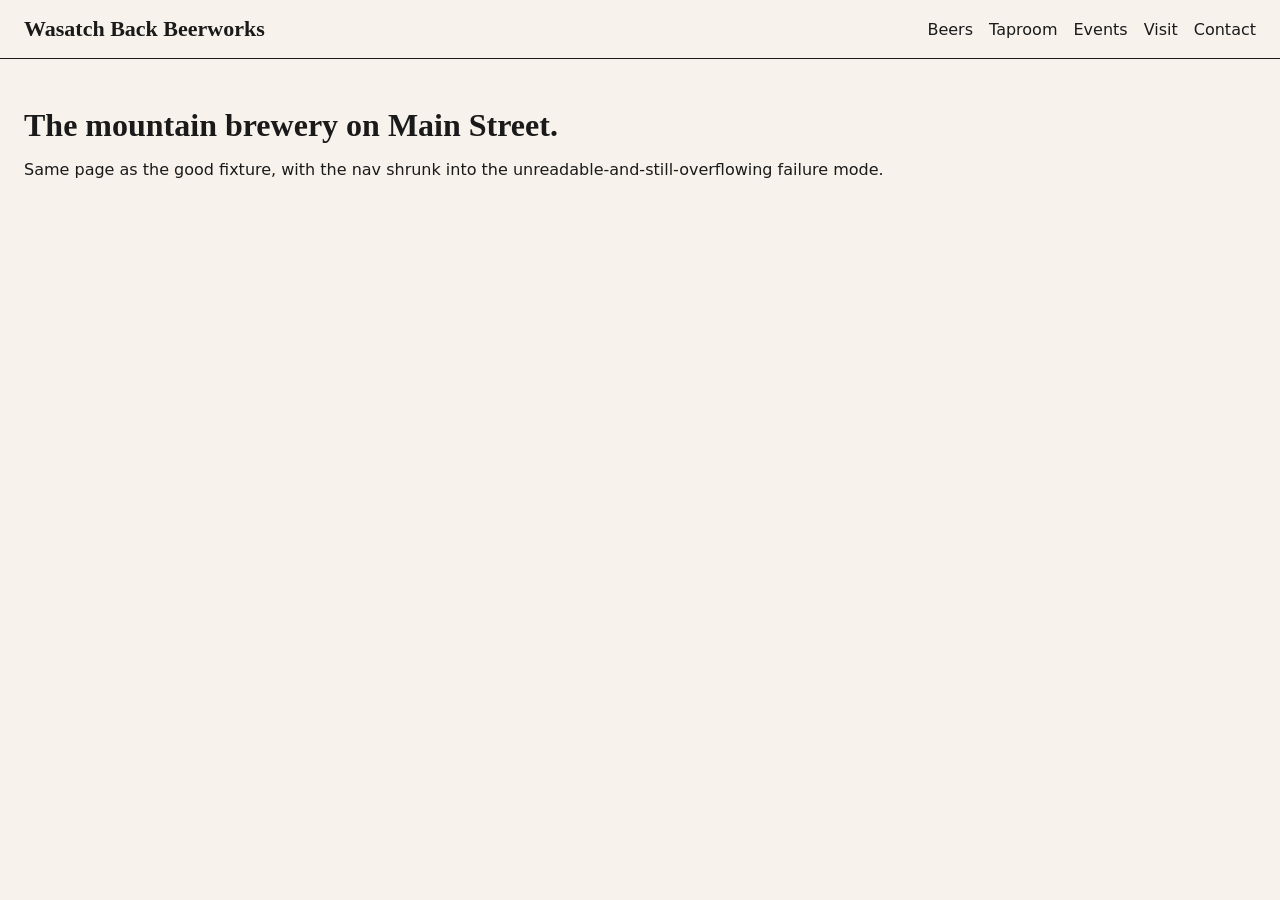
<file: .claude/plugins/adobe-skills/plugins/stardust/skills/prototype/fixtures/mobile-nav-broken-example.html>
<!DOCTYPE html>
<html lang="en">
<head>
  <!-- stardust:fixture
    purpose: negative case for mobile-nav-collapse audit
    pattern: NONE (raw horizontal nav, font and gap shrunk under floor)
    expects: refuses on horizontal-overflow-at-360px AND nav-readability-floor
  -->
  <meta charset="UTF-8">
  <meta name="viewport" content="width=device-width, initial-scale=1">
  <title>Mobile nav broken · stardust fixture</title>
  <style>
    :root {
      --heading-font-family: 'Georgia', 'Times New Roman', serif;
      --body-font-family: 'Helvetica Neue', system-ui, sans-serif;
      --body: 16px;
      --body-sm: 14px;
      --color-bg: #f7f3ec;
      --color-fg: #1a1a1a;
      --color-accent: #c2410c;
      --spacing-md: 16px;
      --spacing-lg: 24px;
    }

    * { box-sizing: border-box; }
    html, body { margin: 0; padding: 0; }
    body {
      background: var(--color-bg);
      color: var(--color-fg);
      font-family: var(--body-font-family);
    }

    /* Header — raw horizontal nav, no collapse */
    header {
      display: flex;
      align-items: center;
      justify-content: space-between;
      gap: var(--spacing-md);
      padding: var(--spacing-md) var(--spacing-lg);
      border-bottom: 1px solid var(--color-fg);
    }

    .wordmark {
      font-family: var(--heading-font-family);
      font-size: 22px;
      font-weight: 700;
      color: var(--color-fg);
      text-decoration: none;
      white-space: nowrap;
    }

    nav {
      display: flex;
      align-items: center;
      gap: var(--spacing-md);
    }
    nav a {
      color: var(--color-fg);
      text-decoration: none;
      font-size: var(--body);
      white-space: nowrap;
    }

    /* The "shrink until it fits" anti-pattern — still overflows AND
       breaches the readability floor */
    @media (max-width: 640px) {
      nav { gap: 6px; }       /* sub-10px gap — FAIL condition (c) */
      nav a { font-size: 10px; } /* sub-11px font — FAIL condition (b) */
      /* No collapse, no hamburger — header overflows at 360px — FAIL (a) */
    }

    main { padding: 48px 24px; }
    h1 { font-family: var(--heading-font-family); margin: 0 0 16px; }
  </style>
</head>
<body>

  <header data-section="header"
          data-intent="navigation"
          data-layout="contained">
    <a class="wordmark" href="/">Wasatch Back Beerworks</a>
    <nav aria-label="Main">
      <a href="/beers">Beers</a>
      <a href="/taproom">Taproom</a>
      <a href="/events">Events</a>
      <a href="/visit">Visit</a>
      <a href="/contact">Contact</a>
    </nav>
  </header>

  <main>
    <h1>The mountain brewery on Main Street.</h1>
    <p>Same page as the good fixture, with the nav shrunk into the
       unreadable-and-still-overflowing failure mode.</p>
  </main>

</body>
</html>
</file>
<file: styles/styles.css>
/*
 * Copyright 2020 Adobe. All rights reserved.
 * This file is licensed to you under the Apache License, Version 2.0 (the "License");
 * you may not use this file except in compliance with the License. You may obtain a copy
 * of the License at http://www.apache.org/licenses/LICENSE-2.0
 *
 * Unless required by applicable law or agreed to in writing, software distributed under
 * the License is distributed on an "AS IS" BASIS, WITHOUT WARRANTIES OR REPRESENTATIONS
 * OF ANY KIND, either express or implied. See the License for the specific language
 * governing permissions and limitations under the License.
 */

/*
 * ⚠️ FONT LICENSING REQUIRED BEFORE GOING LIVE
 * "Paramount Vista Sans" and "Peak Sans" are PROPRIETARY Paramount brand fonts
 * (foundry-direct). Self-hosted here for fidelity. Do NOT publish to a public
 * aem.live domain until the webfont/embedding license is confirmed.
 * See styles/fonts/LICENSING.md for the remove-and-fallback path.
 */

:root {
  /* brand colors (lifted from prototype :root) */
  --navy: #000a3c;          /* Midnight Navy — anchor bg + text */
  --deep-navy: #00072b;     /* Deep Navy — footer value step */
  --electric-blue: #0064ff; /* Electric Blue — signal/primary */
  --paper: #fff;            /* Paper White */
  --magenta: #d63384;       /* Magenta Pop — rare accent */

  /* boilerplate-compatible role tokens (mapped to brand) */
  --background-color: var(--paper);
  --light-color: #f2f5ff;
  --dark-color: var(--deep-navy);
  --text-color: var(--navy);
  --link-color: var(--electric-blue);
  --link-hover-color: var(--magenta);

  /* fonts */
  --body-font-family: "Peak Sans", peak-sans-fallback, arial, sans-serif;
  --heading-font-family: "Paramount Vista Sans", paramount-vista-fallback, "Arial Narrow", arial, sans-serif;

  /* body sizes */
  --body-font-size-m: 18px;
  --body-font-size-s: 16px;
  --body-font-size-xs: 14px;

  /* heading sizes */
  --heading-font-size-xxl: clamp(64px, 11vw, 160px);
  --heading-font-size-xl: clamp(40px, 7vw, 112px);
  --heading-font-size-l: clamp(32px, 5vw, 72px);
  --heading-font-size-m: 32px;
  --heading-font-size-s: 24px;
  --heading-font-size-xs: 20px;

  /* layout */
  --max-width: 1280px;
  --section-padding: 64px;

  /* nav height */
  --nav-height: 72px;
}

/* brand fonts (proprietary — see LICENSING.md) */
@font-face {
  font-family: "Paramount Vista Sans";
  src: url("/styles/fonts/ParamountVistaSans-CondensedRegular.woff2") format("woff2");
  font-weight: 400;
  font-display: swap;
}

@font-face {
  font-family: "Paramount Vista Sans";
  src: url("/styles/fonts/ParamountVistaSans-CondensedBold.woff2") format("woff2");
  font-weight: 700;
  font-display: swap;
}

@font-face {
  font-family: "Peak Sans";
  src: url("/styles/fonts/PeakSans-Regular.woff2") format("woff2");
  font-weight: 400;
  font-display: swap;
}

@font-face {
  font-family: "Peak Sans";
  src: url("/styles/fonts/PeakSans-Semibold.woff2") format("woff2");
  font-weight: 600;
  font-display: swap;
}

/* metric-matched fallbacks (condensed display → Arial Narrow; body → Arial) */
@font-face {
  font-family: paramount-vista-fallback;
  src: local("Arial Narrow"), local("Arial");
  size-adjust: 82%;
}

@font-face {
  font-family: peak-sans-fallback;
  src: local("Arial");
  size-adjust: 100%;
}

body {
  display: none;
  margin: 0;
  background-color: var(--background-color);
  color: var(--text-color);
  font-family: var(--body-font-family);
  font-size: var(--body-font-size-m);
  line-height: 1.6;
}

body.appear {
  display: block;
}

header {
  height: var(--nav-height);
}

header .header,
footer .footer {
  visibility: hidden;
}

header .header[data-block-status="loaded"],
footer .footer[data-block-status="loaded"] {
  visibility: visible;
}

h1,
h2,
h3,
h4,
h5,
h6 {
  margin-top: 0.8em;
  margin-bottom: 0.25em;
  font-family: var(--heading-font-family);
  font-weight: 700;
  line-height: 0.92;
  text-transform: uppercase;
  scroll-margin: 40px;
}

h1 { font-size: var(--heading-font-size-xxl); }
h2 { font-size: var(--heading-font-size-xl); }
h3 { font-size: var(--heading-font-size-l); }
h4 { font-size: var(--heading-font-size-m); }
h5 { font-size: var(--heading-font-size-s); }
h6 { font-size: var(--heading-font-size-xs); }

p,
dl,
ol,
ul,
pre,
blockquote {
  margin-top: 0.8em;
  margin-bottom: 0.25em;
}

code,
pre {
  font-size: var(--body-font-size-s);
}

pre {
  padding: 16px;
  border-radius: 8px;
  background-color: var(--light-color);
  overflow-x: auto;
  white-space: pre;
}

main > div {
  margin: 0;
}

input,
textarea,
select,
button {
  font: inherit;
}

/* links */
a:any-link {
  color: var(--link-color);
  text-decoration: none;
  overflow-wrap: break-word;
}

a:hover {
  color: var(--link-hover-color);
  text-decoration: underline;
}

/* buttons */
p.button-wrapper {
  margin: 12px 0;
}

a.button:any-link,
button.button {
  box-sizing: border-box;
  display: inline-flex;
  align-items: center;
  justify-content: center;
  max-width: 100%;
  margin: 0;
  border: 2px solid transparent;
  border-radius: 2.4em;
  padding: 0.5em 1.2em;
  font: inherit;
  font-weight: 500;
  line-height: 1.25;
  text-decoration: none;
  cursor: pointer;
  overflow: hidden;
  text-overflow: ellipsis;
  white-space: nowrap;
}

a.button[aria-disabled="true"],
button.button:disabled {
  cursor: not-allowed;
  pointer-events: none;
}

a.button.primary,
button.button.primary {
  border-color: var(--text-color);
  background-color: var(--text-color);
  color: var(--background-color);
}

a.button.primary:hover,
a.button.primary:focus-visible,
button.button.primary:hover,
button.button.primary:focus-visible {
  border-color: var(--dark-color);
  background-color: var(--dark-color);
  color: var(--light-color);
}

a.button.primary[aria-disabled="true"],
a.button.primary[aria-disabled="true"]:hover,
a.button.primary[aria-disabled="true"]:focus-visible,
button.button.primary:disabled,
button.button.primary:disabled:hover,
button.button.primary:disabled:focus-visible {
  background-color: var(--light-color);
  border-color: var(--light-color);
  color: var(--dark-color);
}

a.button.secondary,
button.button.secondary {
  border-color: var(--text-color);
  background-color: transparent;
  color: var(--text-color);
}

a.button.secondary:hover,
a.button.secondary:focus-visible,
button.button.secondary:hover,
button.button.secondary:focus-visible {
  border-color: var(--dark-color);
  background-color: var(--light-color);
  color: var(--dark-color);
}

a.button.secondary[aria-disabled="true"],
a.button.secondary[aria-disabled="true"]:hover,
a.button.secondary[aria-disabled="true"]:focus-visible,
button.button.secondary:disabled,
button.button.secondary:disabled:hover,
button.button.secondary:disabled:focus-visible {
  background-color: var(--light-color);
  border-color: var(--light-color);
  color: var(--dark-color);
}

/* high-impact call-to-action */
a.button.accent,
button.button.accent {
  border-color: var(--link-color);
  background-color: var(--link-color);
  color: var(--background-color);
}

a.button.accent:hover,
a.button.accent:focus-visible,
button.button.accent:hover,
button.button.accent:focus-visible {
  border-color: var(--link-hover-color);
  background-color: var(--link-hover-color);
}

a.button.accent[aria-disabled="true"],
a.button.accent[aria-disabled="true"]:hover,
a.button.accent[aria-disabled="true"]:focus-visible,
button.button.accent:disabled,
button.button.accent:disabled:hover,
button.button.accent:disabled:focus-visible {
  background-color: var(--light-color);
  border-color: var(--light-color);
  color: var(--dark-color);
}

main img {
  display: block;
  max-width: 100%;
  width: auto;
  height: auto;
}

.icon {
  display: inline-block;
  height: 24px;
  width: 24px;
}

.icon img {
  height: 100%;
  width: 100%;
}

/* sections — brand blocks are full-bleed color fields, so no global gutter/margin */
main > .section {
  margin: 0;
}

main > .section > div {
  max-width: none;
  margin: 0;
  padding: 0;
}

/* section metadata */
main .section.light,
main .section.highlight {
  background-color: var(--light-color);
  margin: 0;
  padding: 40px 0;
}
</file>
<file: stardust/prototypes/lenis.min.css>
html.lenis,html.lenis body{height:auto}.lenis:not(.lenis-autoToggle).lenis-stopped{overflow:clip}.lenis [data-lenis-prevent],.lenis [data-lenis-prevent-wheel],.lenis [data-lenis-prevent-touch],.lenis [data-lenis-prevent-vertical],.lenis [data-lenis-prevent-horizontal]{overscroll-behavior:contain}.lenis.lenis-smooth iframe{pointer-events:none}.lenis.lenis-autoToggle{transition-property:overflow;transition-duration:1ms;transition-behavior:allow-discrete}
</file>
